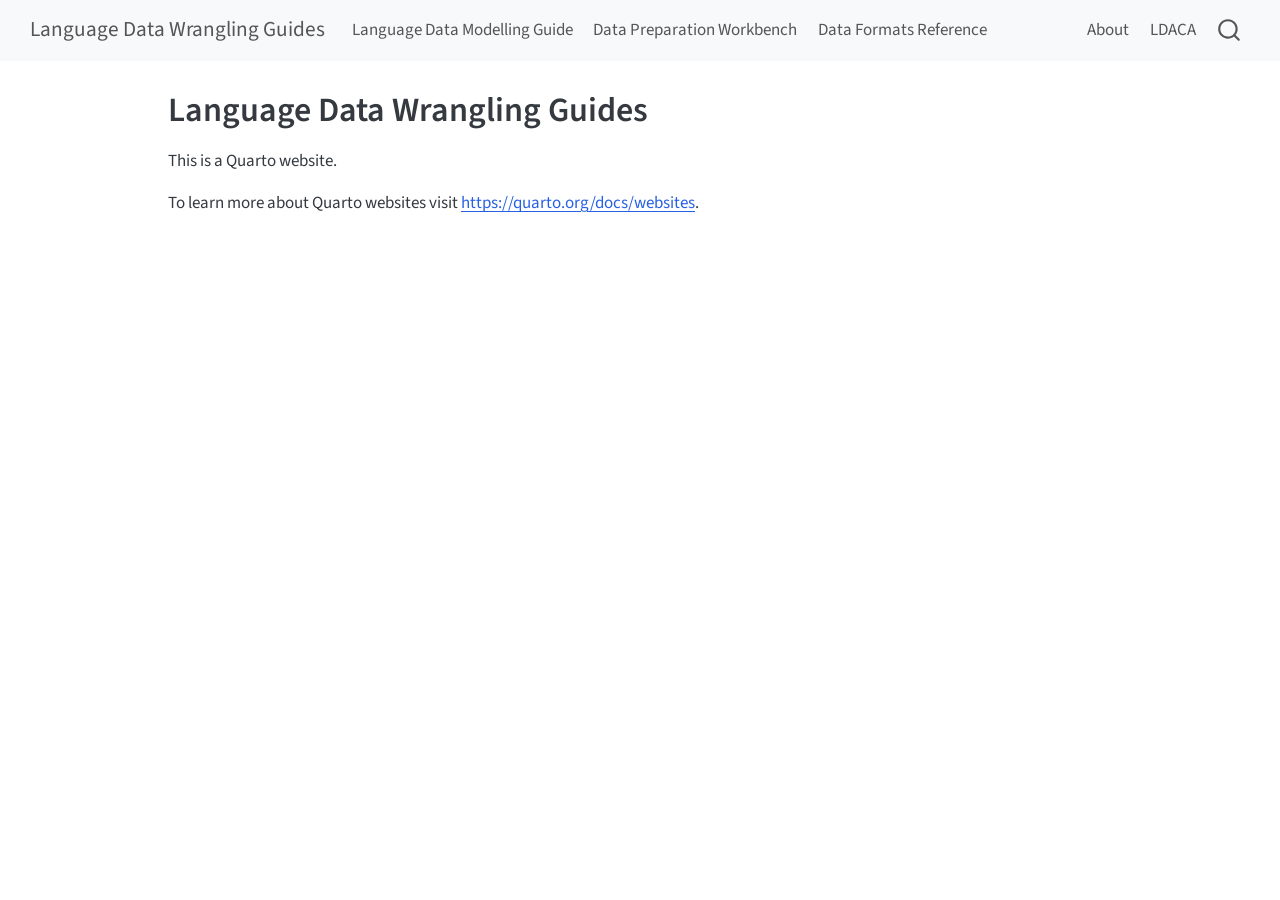
<file: index.html>
<!DOCTYPE html>
<html xmlns="http://www.w3.org/1999/xhtml" lang="en" xml:lang="en"><head>

<meta charset="utf-8">
<meta name="generator" content="quarto-1.9.38">

<meta name="viewport" content="width=device-width, initial-scale=1.0, user-scalable=yes">


<title>Language Data Wrangling Guides</title>
<style>
/* Default styles provided by pandoc.
** See https://pandoc.org/MANUAL.html#variables-for-html for config info.
*/
code{white-space: pre-wrap;}
span.smallcaps{font-variant: small-caps;}
div.columns{display: flex; gap: min(4vw, 1.5em);}
div.column{flex: auto; overflow-x: auto;}
div.hanging-indent{margin-left: 1.5em; text-indent: -1.5em;}
ul.task-list{list-style: none;}
ul.task-list li input[type="checkbox"] {
  width: 0.8em;
  margin: 0 0.8em 0.2em -1em; /* quarto-specific, see https://github.com/quarto-dev/quarto-cli/issues/4556 */ 
  vertical-align: middle;
}
</style>


<script src="site_libs/quarto-nav/quarto-nav.js"></script>
<script src="site_libs/quarto-nav/headroom.min.js"></script>
<script src="site_libs/clipboard/clipboard.min.js"></script>
<script src="site_libs/quarto-search/autocomplete.umd.js"></script>
<script src="site_libs/quarto-search/fuse.min.js"></script>
<script src="site_libs/quarto-search/quarto-search.js"></script>
<meta name="quarto:offset" content="./">
<script src="site_libs/quarto-html/quarto.js" type="module"></script>
<script src="site_libs/quarto-html/tabsets/tabsets.js" type="module"></script>
<script src="site_libs/quarto-html/popper.min.js"></script>
<script src="site_libs/quarto-html/tippy.umd.min.js"></script>
<script src="site_libs/quarto-html/anchor.min.js"></script>
<link href="site_libs/quarto-html/tippy.css" rel="stylesheet">
<link href="site_libs/quarto-html/quarto-syntax-highlighting-15634bcf2e68342d4ad2dfa704d543f6.css" rel="stylesheet" id="quarto-text-highlighting-styles">
<script src="site_libs/bootstrap/bootstrap.min.js"></script>
<link href="site_libs/bootstrap/bootstrap-icons.css" rel="stylesheet">
<link href="site_libs/bootstrap/bootstrap-bba5ebae505b5c03f3f0d8040a416a6b.min.css" rel="stylesheet" append-hash="true" id="quarto-bootstrap" data-mode="light">
<script id="quarto-search-options" type="application/json">{
  "location": "navbar",
  "copy-button": false,
  "collapse-after": 3,
  "panel-placement": "end",
  "type": "overlay",
  "limit": 50,
  "keyboard-shortcut": [
    "f",
    "/",
    "s"
  ],
  "show-item-context": false,
  "language": {
    "search-no-results-text": "No results",
    "search-matching-documents-text": "matching documents",
    "search-copy-link-title": "Copy link to search",
    "search-hide-matches-text": "Hide additional matches",
    "search-more-match-text": "more match in this document",
    "search-more-matches-text": "more matches in this document",
    "search-clear-button-title": "Clear",
    "search-text-placeholder": "",
    "search-detached-cancel-button-title": "Cancel",
    "search-submit-button-title": "Submit",
    "search-label": "Search"
  }
}</script>


<link rel="stylesheet" href="styles.css">
</head>

<body class="nav-fixed quarto-light">

<div id="quarto-search-results"></div>
  <header id="quarto-header" class="headroom fixed-top">
    <nav class="navbar navbar-expand-lg " data-bs-theme="dark">
      <div class="navbar-container container-fluid">
      <div class="navbar-brand-container mx-auto">
    <a class="navbar-brand" href="./index.html">
    <span class="navbar-title">Language Data Wrangling Guides</span>
    </a>
  </div>
            <div id="quarto-search" class="" title="Search"></div>
          <button class="navbar-toggler" type="button" data-bs-toggle="collapse" data-bs-target="#navbarCollapse" aria-controls="navbarCollapse" role="menu" aria-expanded="false" aria-label="Toggle navigation" onclick="if (window.quartoToggleHeadroom) { window.quartoToggleHeadroom(); }">
  <span class="navbar-toggler-icon"></span>
</button>
          <div class="collapse navbar-collapse" id="navbarCollapse">
            <ul class="navbar-nav navbar-nav-scroll me-auto">
  <li class="nav-item">
    <a class="nav-link" href="./data_modelling/index.html"> 
<span class="menu-text">Language Data Modelling Guide</span></a>
  </li>  
  <li class="nav-item">
    <a class="nav-link" href="./data_preparation_workbench/index.html"> 
<span class="menu-text">Data Preparation Workbench</span></a>
  </li>  
  <li class="nav-item">
    <a class="nav-link" href="./data_format_reference/index.html"> 
<span class="menu-text">Data Formats Reference</span></a>
  </li>  
</ul>
            <ul class="navbar-nav navbar-nav-scroll ms-auto">
  <li class="nav-item">
    <a class="nav-link" href="./about.html"> 
<span class="menu-text">About</span></a>
  </li>  
  <li class="nav-item">
    <a class="nav-link" href="https://www.ldaca.edu.au"> 
<span class="menu-text">LDACA</span></a>
  </li>  
</ul>
          </div> <!-- /navcollapse -->
            <div class="quarto-navbar-tools">
</div>
      </div> <!-- /container-fluid -->
    </nav>
</header>
<!-- content -->
<div id="quarto-content" class="quarto-container page-columns page-rows-contents page-layout-article page-navbar">
<!-- sidebar -->
<!-- margin-sidebar -->
    <div id="quarto-margin-sidebar" class="sidebar margin-sidebar zindex-bottom">
        
    </div>
<!-- main -->
<main class="content" id="quarto-document-content">

<header id="title-block-header" class="quarto-title-block default">
<div class="quarto-title">
<h1 class="title">Language Data Wrangling Guides</h1>
</div>



<div class="quarto-title-meta">

    
  
    
  </div>
  


</header>


<p>This is a Quarto website.</p>
<p>To learn more about Quarto websites visit <a href="https://quarto.org/docs/websites" class="uri">https://quarto.org/docs/websites</a>.</p>



</main> <!-- /main -->
<script id="quarto-html-after-body" type="application/javascript">
  window.document.addEventListener("DOMContentLoaded", function (event) {
    const icon = "";
    const anchorJS = new window.AnchorJS();
    anchorJS.options = {
      placement: 'right',
      icon: icon
    };
    anchorJS.add('.anchored');
    const isCodeAnnotation = (el) => {
      for (const clz of el.classList) {
        if (clz.startsWith('code-annotation-')) {                     
          return true;
        }
      }
      return false;
    }
    const onCopySuccess = function(e) {
      // button target
      const button = e.trigger;
      // don't keep focus
      button.blur();
      // flash "checked"
      button.classList.add('code-copy-button-checked');
      var currentTitle = button.getAttribute("title");
      button.setAttribute("title", "Copied!");
      let tooltip;
      if (window.bootstrap) {
        button.setAttribute("data-bs-toggle", "tooltip");
        button.setAttribute("data-bs-placement", "left");
        button.setAttribute("data-bs-title", "Copied!");
        tooltip = new bootstrap.Tooltip(button, 
          { trigger: "manual", 
            customClass: "code-copy-button-tooltip",
            offset: [0, -8]});
        tooltip.show();    
      }
      setTimeout(function() {
        if (tooltip) {
          tooltip.hide();
          button.removeAttribute("data-bs-title");
          button.removeAttribute("data-bs-toggle");
          button.removeAttribute("data-bs-placement");
        }
        button.setAttribute("title", currentTitle);
        button.classList.remove('code-copy-button-checked');
      }, 1000);
      // clear code selection
      e.clearSelection();
    }
    const getTextToCopy = function(trigger) {
      const outerScaffold = trigger.parentElement.cloneNode(true);
      const codeEl = outerScaffold.querySelector('code');
      for (const childEl of codeEl.children) {
        if (isCodeAnnotation(childEl)) {
          childEl.remove();
        }
      }
      return codeEl.innerText;
    }
    const clipboard = new window.ClipboardJS('.code-copy-button:not([data-in-quarto-modal])', {
      text: getTextToCopy
    });
    clipboard.on('success', onCopySuccess);
    if (window.document.getElementById('quarto-embedded-source-code-modal')) {
      const clipboardModal = new window.ClipboardJS('.code-copy-button[data-in-quarto-modal]', {
        text: getTextToCopy,
        container: window.document.getElementById('quarto-embedded-source-code-modal')
      });
      clipboardModal.on('success', onCopySuccess);
    }
      var localhostRegex = new RegExp(/^(?:http|https):\/\/localhost\:?[0-9]*\//);
      var mailtoRegex = new RegExp(/^mailto:/);
        var filterRegex = new RegExp("https:\/\/Language-Research-Technology\.github\.io\/language-data-wrangling-guides\/");
      var isInternal = (href) => {
          return filterRegex.test(href) || localhostRegex.test(href) || mailtoRegex.test(href);
      }
      // Inspect non-navigation links and adorn them if external
     var links = window.document.querySelectorAll('a[href]:not(.nav-link):not(.navbar-brand):not(.toc-action):not(.sidebar-link):not(.sidebar-item-toggle):not(.pagination-link):not(.no-external):not([aria-hidden]):not(.dropdown-item):not(.quarto-navigation-tool):not(.about-link)');
      for (var i=0; i<links.length; i++) {
        const link = links[i];
        if (!isInternal(link.href)) {
          // undo the damage that might have been done by quarto-nav.js in the case of
          // links that we want to consider external
          if (link.dataset.originalHref !== undefined) {
            link.href = link.dataset.originalHref;
          }
        }
      }
    function tippyHover(el, contentFn, onTriggerFn, onUntriggerFn) {
      const config = {
        allowHTML: true,
        maxWidth: 500,
        delay: 100,
        arrow: false,
        appendTo: function(el) {
            return el.parentElement;
        },
        interactive: true,
        interactiveBorder: 10,
        theme: 'quarto',
        placement: 'bottom-start',
      };
      if (contentFn) {
        config.content = contentFn;
      }
      if (onTriggerFn) {
        config.onTrigger = onTriggerFn;
      }
      if (onUntriggerFn) {
        config.onUntrigger = onUntriggerFn;
      }
      window.tippy(el, config); 
    }
    const noterefs = window.document.querySelectorAll('a[role="doc-noteref"]');
    for (var i=0; i<noterefs.length; i++) {
      const ref = noterefs[i];
      tippyHover(ref, function() {
        // use id or data attribute instead here
        let href = ref.getAttribute('data-footnote-href') || ref.getAttribute('href');
        try { href = new URL(href).hash; } catch {}
        const id = href.replace(/^#\/?/, "");
        const note = window.document.getElementById(id);
        if (note) {
          return note.innerHTML;
        } else {
          return "";
        }
      });
    }
    const xrefs = window.document.querySelectorAll('a.quarto-xref');
    const processXRef = (id, note) => {
      // Strip column container classes
      const stripColumnClz = (el) => {
        el.classList.remove("page-full", "page-columns");
        if (el.children) {
          for (const child of el.children) {
            stripColumnClz(child);
          }
        }
      }
      stripColumnClz(note)
      if (id === null || id.startsWith('sec-')) {
        // Special case sections, only their first couple elements
        const container = document.createElement("div");
        if (note.children && note.children.length > 2) {
          container.appendChild(note.children[0].cloneNode(true));
          for (let i = 1; i < note.children.length; i++) {
            const child = note.children[i];
            if (child.tagName === "P" && child.innerText === "") {
              continue;
            } else {
              container.appendChild(child.cloneNode(true));
              break;
            }
          }
          if (window.Quarto?.typesetMath) {
            window.Quarto.typesetMath(container);
          }
          return container.innerHTML
        } else {
          if (window.Quarto?.typesetMath) {
            window.Quarto.typesetMath(note);
          }
          return note.innerHTML;
        }
      } else {
        // Remove any anchor links if they are present
        const anchorLink = note.querySelector('a.anchorjs-link');
        if (anchorLink) {
          anchorLink.remove();
        }
        if (window.Quarto?.typesetMath) {
          window.Quarto.typesetMath(note);
        }
        if (note.classList.contains("callout")) {
          return note.outerHTML;
        } else {
          return note.innerHTML;
        }
      }
    }
    for (var i=0; i<xrefs.length; i++) {
      const xref = xrefs[i];
      tippyHover(xref, undefined, function(instance) {
        instance.disable();
        let url = xref.getAttribute('href');
        let hash = undefined; 
        if (url.startsWith('#')) {
          hash = url;
        } else {
          try { hash = new URL(url).hash; } catch {}
        }
        if (hash) {
          const id = hash.replace(/^#\/?/, "");
          const note = window.document.getElementById(id);
          if (note !== null) {
            try {
              const html = processXRef(id, note.cloneNode(true));
              instance.setContent(html);
            } finally {
              instance.enable();
              instance.show();
            }
          } else {
            // See if we can fetch this
            fetch(url.split('#')[0])
            .then(res => res.text())
            .then(html => {
              const parser = new DOMParser();
              const htmlDoc = parser.parseFromString(html, "text/html");
              const note = htmlDoc.getElementById(id);
              if (note !== null) {
                const html = processXRef(id, note);
                instance.setContent(html);
              } 
            }).finally(() => {
              instance.enable();
              instance.show();
            });
          }
        } else {
          // See if we can fetch a full url (with no hash to target)
          // This is a special case and we should probably do some content thinning / targeting
          fetch(url)
          .then(res => res.text())
          .then(html => {
            const parser = new DOMParser();
            const htmlDoc = parser.parseFromString(html, "text/html");
            const note = htmlDoc.querySelector('main.content');
            if (note !== null) {
              // This should only happen for chapter cross references
              // (since there is no id in the URL)
              // remove the first header
              if (note.children.length > 0 && note.children[0].tagName === "HEADER") {
                note.children[0].remove();
              }
              const html = processXRef(null, note);
              instance.setContent(html);
            } 
          }).finally(() => {
            instance.enable();
            instance.show();
          });
        }
      }, function(instance) {
      });
    }
        let selectedAnnoteEl;
        const selectorForAnnotation = ( cell, annotation) => {
          let cellAttr = 'data-code-cell="' + cell + '"';
          let lineAttr = 'data-code-annotation="' +  annotation + '"';
          const selector = 'span[' + cellAttr + '][' + lineAttr + ']';
          return selector;
        }
        const selectCodeLines = (annoteEl) => {
          const doc = window.document;
          const targetCell = annoteEl.getAttribute("data-target-cell");
          const targetAnnotation = annoteEl.getAttribute("data-target-annotation");
          const annoteSpan = window.document.querySelector(selectorForAnnotation(targetCell, targetAnnotation));
          const lines = annoteSpan.getAttribute("data-code-lines").split(",");
          const lineIds = lines.map((line) => {
            return targetCell + "-" + line;
          })
          let top = null;
          let height = null;
          let parent = null;
          if (lineIds.length > 0) {
              //compute the position of the single el (top and bottom and make a div)
              const el = window.document.getElementById(lineIds[0]);
              top = el.offsetTop;
              height = el.offsetHeight;
              parent = el.parentElement.parentElement;
            if (lineIds.length > 1) {
              const lastEl = window.document.getElementById(lineIds[lineIds.length - 1]);
              const bottom = lastEl.offsetTop + lastEl.offsetHeight;
              height = bottom - top;
            }
            if (top !== null && height !== null && parent !== null) {
              // cook up a div (if necessary) and position it 
              let div = window.document.getElementById("code-annotation-line-highlight");
              if (div === null) {
                div = window.document.createElement("div");
                div.setAttribute("id", "code-annotation-line-highlight");
                div.style.position = 'absolute';
                parent.appendChild(div);
              }
              div.style.top = top - 2 + "px";
              div.style.height = height + 4 + "px";
              div.style.left = 0;
              let gutterDiv = window.document.getElementById("code-annotation-line-highlight-gutter");
              if (gutterDiv === null) {
                gutterDiv = window.document.createElement("div");
                gutterDiv.setAttribute("id", "code-annotation-line-highlight-gutter");
                gutterDiv.style.position = 'absolute';
                const codeCell = window.document.getElementById(targetCell);
                const gutter = codeCell.querySelector('.code-annotation-gutter');
                gutter.appendChild(gutterDiv);
              }
              gutterDiv.style.top = top - 2 + "px";
              gutterDiv.style.height = height + 4 + "px";
            }
            selectedAnnoteEl = annoteEl;
          }
        };
        const unselectCodeLines = () => {
          const elementsIds = ["code-annotation-line-highlight", "code-annotation-line-highlight-gutter"];
          elementsIds.forEach((elId) => {
            const div = window.document.getElementById(elId);
            if (div) {
              div.remove();
            }
          });
          selectedAnnoteEl = undefined;
        };
          // Handle positioning of the toggle
      window.addEventListener(
        "resize",
        throttle(() => {
          elRect = undefined;
          if (selectedAnnoteEl) {
            selectCodeLines(selectedAnnoteEl);
          }
        }, 10)
      );
      function throttle(fn, ms) {
      let throttle = false;
      let timer;
        return (...args) => {
          if(!throttle) { // first call gets through
              fn.apply(this, args);
              throttle = true;
          } else { // all the others get throttled
              if(timer) clearTimeout(timer); // cancel #2
              timer = setTimeout(() => {
                fn.apply(this, args);
                timer = throttle = false;
              }, ms);
          }
        };
      }
        // Attach click handler to the DT
        const annoteDls = window.document.querySelectorAll('dt[data-target-cell]');
        for (const annoteDlNode of annoteDls) {
          annoteDlNode.addEventListener('click', (event) => {
            const clickedEl = event.target;
            if (clickedEl !== selectedAnnoteEl) {
              unselectCodeLines();
              const activeEl = window.document.querySelector('dt[data-target-cell].code-annotation-active');
              if (activeEl) {
                activeEl.classList.remove('code-annotation-active');
              }
              selectCodeLines(clickedEl);
              clickedEl.classList.add('code-annotation-active');
            } else {
              // Unselect the line
              unselectCodeLines();
              clickedEl.classList.remove('code-annotation-active');
            }
          });
        }
    const findCites = (el) => {
      const parentEl = el.parentElement;
      if (parentEl) {
        const cites = parentEl.dataset.cites;
        if (cites) {
          return {
            el,
            cites: cites.split(' ')
          };
        } else {
          return findCites(el.parentElement)
        }
      } else {
        return undefined;
      }
    };
    var bibliorefs = window.document.querySelectorAll('a[role="doc-biblioref"]');
    for (var i=0; i<bibliorefs.length; i++) {
      const ref = bibliorefs[i];
      const citeInfo = findCites(ref);
      if (citeInfo) {
        tippyHover(citeInfo.el, function() {
          var popup = window.document.createElement('div');
          citeInfo.cites.forEach(function(cite) {
            var citeDiv = window.document.createElement('div');
            citeDiv.classList.add('hanging-indent');
            citeDiv.classList.add('csl-entry');
            var biblioDiv = window.document.getElementById('ref-' + cite);
            if (biblioDiv) {
              citeDiv.innerHTML = biblioDiv.innerHTML;
            }
            popup.appendChild(citeDiv);
          });
          return popup.innerHTML;
        });
      }
    }
  });
  </script>
</div> <!-- /content -->




</body></html>
</file>
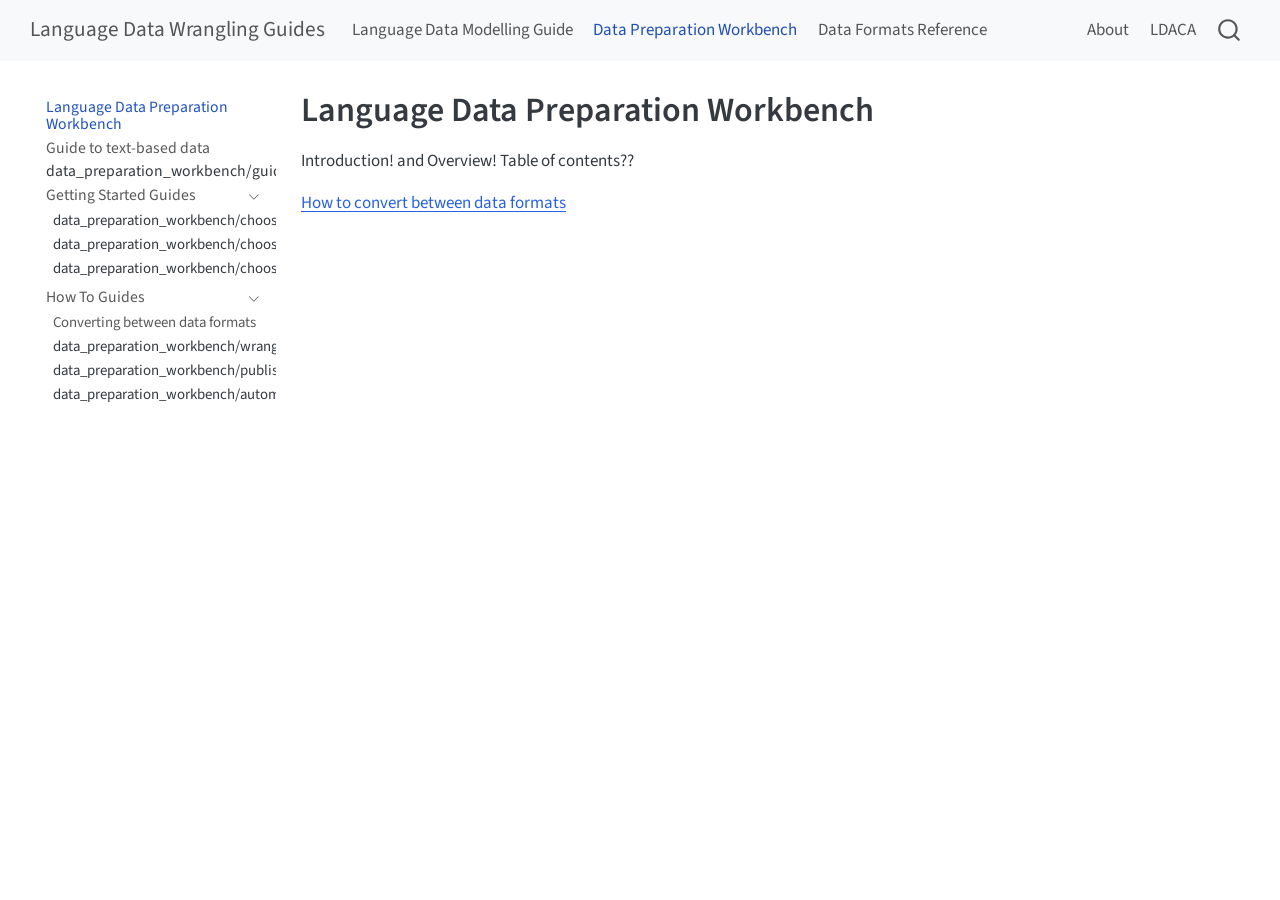
<file: data_preparation_workbench/index.html>
<!DOCTYPE html>
<html xmlns="http://www.w3.org/1999/xhtml" lang="en" xml:lang="en"><head>

<meta charset="utf-8">
<meta name="generator" content="quarto-1.9.38">

<meta name="viewport" content="width=device-width, initial-scale=1.0, user-scalable=yes">


<title>Language Data Preparation Workbench – Language Data Wrangling Guides</title>
<style>
/* Default styles provided by pandoc.
** See https://pandoc.org/MANUAL.html#variables-for-html for config info.
*/
code{white-space: pre-wrap;}
span.smallcaps{font-variant: small-caps;}
div.columns{display: flex; gap: min(4vw, 1.5em);}
div.column{flex: auto; overflow-x: auto;}
div.hanging-indent{margin-left: 1.5em; text-indent: -1.5em;}
ul.task-list{list-style: none;}
ul.task-list li input[type="checkbox"] {
  width: 0.8em;
  margin: 0 0.8em 0.2em -1em; /* quarto-specific, see https://github.com/quarto-dev/quarto-cli/issues/4556 */ 
  vertical-align: middle;
}
</style>


<script src="../site_libs/quarto-nav/quarto-nav.js"></script>
<script src="../site_libs/quarto-nav/headroom.min.js"></script>
<script src="../site_libs/clipboard/clipboard.min.js"></script>
<script src="../site_libs/quarto-search/autocomplete.umd.js"></script>
<script src="../site_libs/quarto-search/fuse.min.js"></script>
<script src="../site_libs/quarto-search/quarto-search.js"></script>
<meta name="quarto:offset" content="../">
<script src="../site_libs/quarto-html/quarto.js" type="module"></script>
<script src="../site_libs/quarto-html/tabsets/tabsets.js" type="module"></script>
<script src="../site_libs/quarto-html/popper.min.js"></script>
<script src="../site_libs/quarto-html/tippy.umd.min.js"></script>
<script src="../site_libs/quarto-html/anchor.min.js"></script>
<link href="../site_libs/quarto-html/tippy.css" rel="stylesheet">
<link href="../site_libs/quarto-html/quarto-syntax-highlighting-15634bcf2e68342d4ad2dfa704d543f6.css" rel="stylesheet" id="quarto-text-highlighting-styles">
<script src="../site_libs/bootstrap/bootstrap.min.js"></script>
<link href="../site_libs/bootstrap/bootstrap-icons.css" rel="stylesheet">
<link href="../site_libs/bootstrap/bootstrap-bba5ebae505b5c03f3f0d8040a416a6b.min.css" rel="stylesheet" append-hash="true" id="quarto-bootstrap" data-mode="light">
<script id="quarto-search-options" type="application/json">{
  "location": "navbar",
  "copy-button": false,
  "collapse-after": 3,
  "panel-placement": "end",
  "type": "overlay",
  "limit": 50,
  "keyboard-shortcut": [
    "f",
    "/",
    "s"
  ],
  "show-item-context": false,
  "language": {
    "search-no-results-text": "No results",
    "search-matching-documents-text": "matching documents",
    "search-copy-link-title": "Copy link to search",
    "search-hide-matches-text": "Hide additional matches",
    "search-more-match-text": "more match in this document",
    "search-more-matches-text": "more matches in this document",
    "search-clear-button-title": "Clear",
    "search-text-placeholder": "",
    "search-detached-cancel-button-title": "Cancel",
    "search-submit-button-title": "Submit",
    "search-label": "Search"
  }
}</script>


<link rel="stylesheet" href="../styles.css">
</head>

<body class="nav-sidebar floating nav-fixed quarto-light">

<div id="quarto-search-results"></div>
  <header id="quarto-header" class="headroom fixed-top">
    <nav class="navbar navbar-expand-lg " data-bs-theme="dark">
      <div class="navbar-container container-fluid">
      <div class="navbar-brand-container mx-auto">
    <a class="navbar-brand" href="../index.html">
    <span class="navbar-title">Language Data Wrangling Guides</span>
    </a>
  </div>
            <div id="quarto-search" class="" title="Search"></div>
          <button class="navbar-toggler" type="button" data-bs-toggle="collapse" data-bs-target="#navbarCollapse" aria-controls="navbarCollapse" role="menu" aria-expanded="false" aria-label="Toggle navigation" onclick="if (window.quartoToggleHeadroom) { window.quartoToggleHeadroom(); }">
  <span class="navbar-toggler-icon"></span>
</button>
          <div class="collapse navbar-collapse" id="navbarCollapse">
            <ul class="navbar-nav navbar-nav-scroll me-auto">
  <li class="nav-item">
    <a class="nav-link" href="../data_modelling/index.html"> 
<span class="menu-text">Language Data Modelling Guide</span></a>
  </li>  
  <li class="nav-item">
    <a class="nav-link active" href="../data_preparation_workbench/index.html" aria-current="page"> 
<span class="menu-text">Data Preparation Workbench</span></a>
  </li>  
  <li class="nav-item">
    <a class="nav-link" href="../data_format_reference/index.html"> 
<span class="menu-text">Data Formats Reference</span></a>
  </li>  
</ul>
            <ul class="navbar-nav navbar-nav-scroll ms-auto">
  <li class="nav-item">
    <a class="nav-link" href="../about.html"> 
<span class="menu-text">About</span></a>
  </li>  
  <li class="nav-item">
    <a class="nav-link" href="https://www.ldaca.edu.au"> 
<span class="menu-text">LDACA</span></a>
  </li>  
</ul>
          </div> <!-- /navcollapse -->
            <div class="quarto-navbar-tools">
</div>
      </div> <!-- /container-fluid -->
    </nav>
  <nav class="quarto-secondary-nav">
    <div class="container-fluid d-flex">
      <button type="button" class="quarto-btn-toggle btn" data-bs-toggle="collapse" role="button" data-bs-target=".quarto-sidebar-collapse-item" aria-controls="quarto-sidebar" aria-expanded="false" aria-label="Toggle sidebar navigation" onclick="if (window.quartoToggleHeadroom) { window.quartoToggleHeadroom(); }">
        <i class="bi bi-layout-text-sidebar-reverse"></i>
      </button>
        <nav class="quarto-page-breadcrumbs" aria-label="breadcrumb"><ol class="breadcrumb"><li class="breadcrumb-item"><a href="../data_preparation_workbench/index.html">Language Data Preparation Workbench</a></li></ol></nav>
        <a class="flex-grow-1" role="navigation" data-bs-toggle="collapse" data-bs-target=".quarto-sidebar-collapse-item" aria-controls="quarto-sidebar" aria-expanded="false" aria-label="Toggle sidebar navigation" onclick="if (window.quartoToggleHeadroom) { window.quartoToggleHeadroom(); }">      
        </a>
    </div>
  </nav>
</header>
<!-- content -->
<div id="quarto-content" class="quarto-container page-columns page-rows-contents page-layout-article page-navbar">
<!-- sidebar -->
  <nav id="quarto-sidebar" class="sidebar collapse collapse-horizontal quarto-sidebar-collapse-item sidebar-navigation floating overflow-auto">
    <div class="sidebar-menu-container"> 
    <ul class="list-unstyled mt-1">
        <li class="sidebar-item">
  <div class="sidebar-item-container"> 
  <a href="../data_preparation_workbench/index.html" class="sidebar-item-text sidebar-link active">
 <span class="menu-text">Language Data Preparation Workbench</span></a>
  </div>
</li>
        <li class="sidebar-item">
  <div class="sidebar-item-container"> 
  <a href="../data_preparation_workbench/guide_to_text.html" class="sidebar-item-text sidebar-link">
 <span class="menu-text">Guide to text-based data</span></a>
  </div>
</li>
        <li class="sidebar-item">
 <span class="menu-text">data_preparation_workbench/guide_to_audio.qmd</span>
  </li>
        <li class="sidebar-item sidebar-item-section">
      <div class="sidebar-item-container"> 
            <a class="sidebar-item-text sidebar-link text-start" data-bs-toggle="collapse" data-bs-target="#quarto-sidebar-section-1" role="navigation" aria-expanded="true">
 <span class="menu-text">Getting Started Guides</span></a>
          <a class="sidebar-item-toggle text-start" data-bs-toggle="collapse" data-bs-target="#quarto-sidebar-section-1" role="navigation" aria-expanded="true" aria-label="Toggle section">
            <i class="bi bi-chevron-right ms-2"></i>
          </a> 
      </div>
      <ul id="quarto-sidebar-section-1" class="collapse list-unstyled sidebar-section depth1 show">  
          <li class="sidebar-item">
 <span class="menu-text">data_preparation_workbench/choosing_a_format_for_working.qmd</span>
  </li>
          <li class="sidebar-item">
 <span class="menu-text">data_preparation_workbench/choosing_a_format_for_publishing.qmd</span>
  </li>
          <li class="sidebar-item">
 <span class="menu-text">data_preparation_workbench/choosing_a_format_for_archiving.qmd</span>
  </li>
      </ul>
  </li>
        <li class="sidebar-item sidebar-item-section">
      <div class="sidebar-item-container"> 
            <a class="sidebar-item-text sidebar-link text-start" data-bs-toggle="collapse" data-bs-target="#quarto-sidebar-section-2" role="navigation" aria-expanded="true">
 <span class="menu-text">How To Guides</span></a>
          <a class="sidebar-item-toggle text-start" data-bs-toggle="collapse" data-bs-target="#quarto-sidebar-section-2" role="navigation" aria-expanded="true" aria-label="Toggle section">
            <i class="bi bi-chevron-right ms-2"></i>
          </a> 
      </div>
      <ul id="quarto-sidebar-section-2" class="collapse list-unstyled sidebar-section depth1 show">  
          <li class="sidebar-item">
  <div class="sidebar-item-container"> 
  <a href="../data_preparation_workbench/conversion.html" class="sidebar-item-text sidebar-link">
 <span class="menu-text">Converting between data formats</span></a>
  </div>
</li>
          <li class="sidebar-item">
 <span class="menu-text">data_preparation_workbench/wrangling.qmd</span>
  </li>
          <li class="sidebar-item">
 <span class="menu-text">data_preparation_workbench/publishing_archiving.qmd</span>
  </li>
          <li class="sidebar-item">
 <span class="menu-text">data_preparation_workbench/automating.qmd</span>
  </li>
      </ul>
  </li>
    </ul>
    </div>
</nav>
<div id="quarto-sidebar-glass" class="quarto-sidebar-collapse-item" data-bs-toggle="collapse" data-bs-target=".quarto-sidebar-collapse-item"></div>
<!-- margin-sidebar -->
    <div id="quarto-margin-sidebar" class="sidebar margin-sidebar zindex-bottom">
        
    </div>
<!-- main -->
<main class="content" id="quarto-document-content">

<header id="title-block-header" class="quarto-title-block default">
<div class="quarto-title">
<h1 class="title">Language Data Preparation Workbench</h1>
</div>



<div class="quarto-title-meta">

    
  
    
  </div>
  


</header>


<p>Introduction! and Overview! Table of contents??</p>
<p><a href="../data_preparation_workbench/conversion.html">How to convert between data formats</a></p>



</main> <!-- /main -->
<script id="quarto-html-after-body" type="application/javascript">
  window.document.addEventListener("DOMContentLoaded", function (event) {
    const icon = "";
    const anchorJS = new window.AnchorJS();
    anchorJS.options = {
      placement: 'right',
      icon: icon
    };
    anchorJS.add('.anchored');
    const isCodeAnnotation = (el) => {
      for (const clz of el.classList) {
        if (clz.startsWith('code-annotation-')) {                     
          return true;
        }
      }
      return false;
    }
    const onCopySuccess = function(e) {
      // button target
      const button = e.trigger;
      // don't keep focus
      button.blur();
      // flash "checked"
      button.classList.add('code-copy-button-checked');
      var currentTitle = button.getAttribute("title");
      button.setAttribute("title", "Copied!");
      let tooltip;
      if (window.bootstrap) {
        button.setAttribute("data-bs-toggle", "tooltip");
        button.setAttribute("data-bs-placement", "left");
        button.setAttribute("data-bs-title", "Copied!");
        tooltip = new bootstrap.Tooltip(button, 
          { trigger: "manual", 
            customClass: "code-copy-button-tooltip",
            offset: [0, -8]});
        tooltip.show();    
      }
      setTimeout(function() {
        if (tooltip) {
          tooltip.hide();
          button.removeAttribute("data-bs-title");
          button.removeAttribute("data-bs-toggle");
          button.removeAttribute("data-bs-placement");
        }
        button.setAttribute("title", currentTitle);
        button.classList.remove('code-copy-button-checked');
      }, 1000);
      // clear code selection
      e.clearSelection();
    }
    const getTextToCopy = function(trigger) {
      const outerScaffold = trigger.parentElement.cloneNode(true);
      const codeEl = outerScaffold.querySelector('code');
      for (const childEl of codeEl.children) {
        if (isCodeAnnotation(childEl)) {
          childEl.remove();
        }
      }
      return codeEl.innerText;
    }
    const clipboard = new window.ClipboardJS('.code-copy-button:not([data-in-quarto-modal])', {
      text: getTextToCopy
    });
    clipboard.on('success', onCopySuccess);
    if (window.document.getElementById('quarto-embedded-source-code-modal')) {
      const clipboardModal = new window.ClipboardJS('.code-copy-button[data-in-quarto-modal]', {
        text: getTextToCopy,
        container: window.document.getElementById('quarto-embedded-source-code-modal')
      });
      clipboardModal.on('success', onCopySuccess);
    }
      var localhostRegex = new RegExp(/^(?:http|https):\/\/localhost\:?[0-9]*\//);
      var mailtoRegex = new RegExp(/^mailto:/);
        var filterRegex = new RegExp("https:\/\/Language-Research-Technology\.github\.io\/language-data-wrangling-guides\/");
      var isInternal = (href) => {
          return filterRegex.test(href) || localhostRegex.test(href) || mailtoRegex.test(href);
      }
      // Inspect non-navigation links and adorn them if external
     var links = window.document.querySelectorAll('a[href]:not(.nav-link):not(.navbar-brand):not(.toc-action):not(.sidebar-link):not(.sidebar-item-toggle):not(.pagination-link):not(.no-external):not([aria-hidden]):not(.dropdown-item):not(.quarto-navigation-tool):not(.about-link)');
      for (var i=0; i<links.length; i++) {
        const link = links[i];
        if (!isInternal(link.href)) {
          // undo the damage that might have been done by quarto-nav.js in the case of
          // links that we want to consider external
          if (link.dataset.originalHref !== undefined) {
            link.href = link.dataset.originalHref;
          }
        }
      }
    function tippyHover(el, contentFn, onTriggerFn, onUntriggerFn) {
      const config = {
        allowHTML: true,
        maxWidth: 500,
        delay: 100,
        arrow: false,
        appendTo: function(el) {
            return el.parentElement;
        },
        interactive: true,
        interactiveBorder: 10,
        theme: 'quarto',
        placement: 'bottom-start',
      };
      if (contentFn) {
        config.content = contentFn;
      }
      if (onTriggerFn) {
        config.onTrigger = onTriggerFn;
      }
      if (onUntriggerFn) {
        config.onUntrigger = onUntriggerFn;
      }
      window.tippy(el, config); 
    }
    const noterefs = window.document.querySelectorAll('a[role="doc-noteref"]');
    for (var i=0; i<noterefs.length; i++) {
      const ref = noterefs[i];
      tippyHover(ref, function() {
        // use id or data attribute instead here
        let href = ref.getAttribute('data-footnote-href') || ref.getAttribute('href');
        try { href = new URL(href).hash; } catch {}
        const id = href.replace(/^#\/?/, "");
        const note = window.document.getElementById(id);
        if (note) {
          return note.innerHTML;
        } else {
          return "";
        }
      });
    }
    const xrefs = window.document.querySelectorAll('a.quarto-xref');
    const processXRef = (id, note) => {
      // Strip column container classes
      const stripColumnClz = (el) => {
        el.classList.remove("page-full", "page-columns");
        if (el.children) {
          for (const child of el.children) {
            stripColumnClz(child);
          }
        }
      }
      stripColumnClz(note)
      if (id === null || id.startsWith('sec-')) {
        // Special case sections, only their first couple elements
        const container = document.createElement("div");
        if (note.children && note.children.length > 2) {
          container.appendChild(note.children[0].cloneNode(true));
          for (let i = 1; i < note.children.length; i++) {
            const child = note.children[i];
            if (child.tagName === "P" && child.innerText === "") {
              continue;
            } else {
              container.appendChild(child.cloneNode(true));
              break;
            }
          }
          if (window.Quarto?.typesetMath) {
            window.Quarto.typesetMath(container);
          }
          return container.innerHTML
        } else {
          if (window.Quarto?.typesetMath) {
            window.Quarto.typesetMath(note);
          }
          return note.innerHTML;
        }
      } else {
        // Remove any anchor links if they are present
        const anchorLink = note.querySelector('a.anchorjs-link');
        if (anchorLink) {
          anchorLink.remove();
        }
        if (window.Quarto?.typesetMath) {
          window.Quarto.typesetMath(note);
        }
        if (note.classList.contains("callout")) {
          return note.outerHTML;
        } else {
          return note.innerHTML;
        }
      }
    }
    for (var i=0; i<xrefs.length; i++) {
      const xref = xrefs[i];
      tippyHover(xref, undefined, function(instance) {
        instance.disable();
        let url = xref.getAttribute('href');
        let hash = undefined; 
        if (url.startsWith('#')) {
          hash = url;
        } else {
          try { hash = new URL(url).hash; } catch {}
        }
        if (hash) {
          const id = hash.replace(/^#\/?/, "");
          const note = window.document.getElementById(id);
          if (note !== null) {
            try {
              const html = processXRef(id, note.cloneNode(true));
              instance.setContent(html);
            } finally {
              instance.enable();
              instance.show();
            }
          } else {
            // See if we can fetch this
            fetch(url.split('#')[0])
            .then(res => res.text())
            .then(html => {
              const parser = new DOMParser();
              const htmlDoc = parser.parseFromString(html, "text/html");
              const note = htmlDoc.getElementById(id);
              if (note !== null) {
                const html = processXRef(id, note);
                instance.setContent(html);
              } 
            }).finally(() => {
              instance.enable();
              instance.show();
            });
          }
        } else {
          // See if we can fetch a full url (with no hash to target)
          // This is a special case and we should probably do some content thinning / targeting
          fetch(url)
          .then(res => res.text())
          .then(html => {
            const parser = new DOMParser();
            const htmlDoc = parser.parseFromString(html, "text/html");
            const note = htmlDoc.querySelector('main.content');
            if (note !== null) {
              // This should only happen for chapter cross references
              // (since there is no id in the URL)
              // remove the first header
              if (note.children.length > 0 && note.children[0].tagName === "HEADER") {
                note.children[0].remove();
              }
              const html = processXRef(null, note);
              instance.setContent(html);
            } 
          }).finally(() => {
            instance.enable();
            instance.show();
          });
        }
      }, function(instance) {
      });
    }
        let selectedAnnoteEl;
        const selectorForAnnotation = ( cell, annotation) => {
          let cellAttr = 'data-code-cell="' + cell + '"';
          let lineAttr = 'data-code-annotation="' +  annotation + '"';
          const selector = 'span[' + cellAttr + '][' + lineAttr + ']';
          return selector;
        }
        const selectCodeLines = (annoteEl) => {
          const doc = window.document;
          const targetCell = annoteEl.getAttribute("data-target-cell");
          const targetAnnotation = annoteEl.getAttribute("data-target-annotation");
          const annoteSpan = window.document.querySelector(selectorForAnnotation(targetCell, targetAnnotation));
          const lines = annoteSpan.getAttribute("data-code-lines").split(",");
          const lineIds = lines.map((line) => {
            return targetCell + "-" + line;
          })
          let top = null;
          let height = null;
          let parent = null;
          if (lineIds.length > 0) {
              //compute the position of the single el (top and bottom and make a div)
              const el = window.document.getElementById(lineIds[0]);
              top = el.offsetTop;
              height = el.offsetHeight;
              parent = el.parentElement.parentElement;
            if (lineIds.length > 1) {
              const lastEl = window.document.getElementById(lineIds[lineIds.length - 1]);
              const bottom = lastEl.offsetTop + lastEl.offsetHeight;
              height = bottom - top;
            }
            if (top !== null && height !== null && parent !== null) {
              // cook up a div (if necessary) and position it 
              let div = window.document.getElementById("code-annotation-line-highlight");
              if (div === null) {
                div = window.document.createElement("div");
                div.setAttribute("id", "code-annotation-line-highlight");
                div.style.position = 'absolute';
                parent.appendChild(div);
              }
              div.style.top = top - 2 + "px";
              div.style.height = height + 4 + "px";
              div.style.left = 0;
              let gutterDiv = window.document.getElementById("code-annotation-line-highlight-gutter");
              if (gutterDiv === null) {
                gutterDiv = window.document.createElement("div");
                gutterDiv.setAttribute("id", "code-annotation-line-highlight-gutter");
                gutterDiv.style.position = 'absolute';
                const codeCell = window.document.getElementById(targetCell);
                const gutter = codeCell.querySelector('.code-annotation-gutter');
                gutter.appendChild(gutterDiv);
              }
              gutterDiv.style.top = top - 2 + "px";
              gutterDiv.style.height = height + 4 + "px";
            }
            selectedAnnoteEl = annoteEl;
          }
        };
        const unselectCodeLines = () => {
          const elementsIds = ["code-annotation-line-highlight", "code-annotation-line-highlight-gutter"];
          elementsIds.forEach((elId) => {
            const div = window.document.getElementById(elId);
            if (div) {
              div.remove();
            }
          });
          selectedAnnoteEl = undefined;
        };
          // Handle positioning of the toggle
      window.addEventListener(
        "resize",
        throttle(() => {
          elRect = undefined;
          if (selectedAnnoteEl) {
            selectCodeLines(selectedAnnoteEl);
          }
        }, 10)
      );
      function throttle(fn, ms) {
      let throttle = false;
      let timer;
        return (...args) => {
          if(!throttle) { // first call gets through
              fn.apply(this, args);
              throttle = true;
          } else { // all the others get throttled
              if(timer) clearTimeout(timer); // cancel #2
              timer = setTimeout(() => {
                fn.apply(this, args);
                timer = throttle = false;
              }, ms);
          }
        };
      }
        // Attach click handler to the DT
        const annoteDls = window.document.querySelectorAll('dt[data-target-cell]');
        for (const annoteDlNode of annoteDls) {
          annoteDlNode.addEventListener('click', (event) => {
            const clickedEl = event.target;
            if (clickedEl !== selectedAnnoteEl) {
              unselectCodeLines();
              const activeEl = window.document.querySelector('dt[data-target-cell].code-annotation-active');
              if (activeEl) {
                activeEl.classList.remove('code-annotation-active');
              }
              selectCodeLines(clickedEl);
              clickedEl.classList.add('code-annotation-active');
            } else {
              // Unselect the line
              unselectCodeLines();
              clickedEl.classList.remove('code-annotation-active');
            }
          });
        }
    const findCites = (el) => {
      const parentEl = el.parentElement;
      if (parentEl) {
        const cites = parentEl.dataset.cites;
        if (cites) {
          return {
            el,
            cites: cites.split(' ')
          };
        } else {
          return findCites(el.parentElement)
        }
      } else {
        return undefined;
      }
    };
    var bibliorefs = window.document.querySelectorAll('a[role="doc-biblioref"]');
    for (var i=0; i<bibliorefs.length; i++) {
      const ref = bibliorefs[i];
      const citeInfo = findCites(ref);
      if (citeInfo) {
        tippyHover(citeInfo.el, function() {
          var popup = window.document.createElement('div');
          citeInfo.cites.forEach(function(cite) {
            var citeDiv = window.document.createElement('div');
            citeDiv.classList.add('hanging-indent');
            citeDiv.classList.add('csl-entry');
            var biblioDiv = window.document.getElementById('ref-' + cite);
            if (biblioDiv) {
              citeDiv.innerHTML = biblioDiv.innerHTML;
            }
            popup.appendChild(citeDiv);
          });
          return popup.innerHTML;
        });
      }
    }
  });
  </script>
</div> <!-- /content -->




</body></html>
</file>
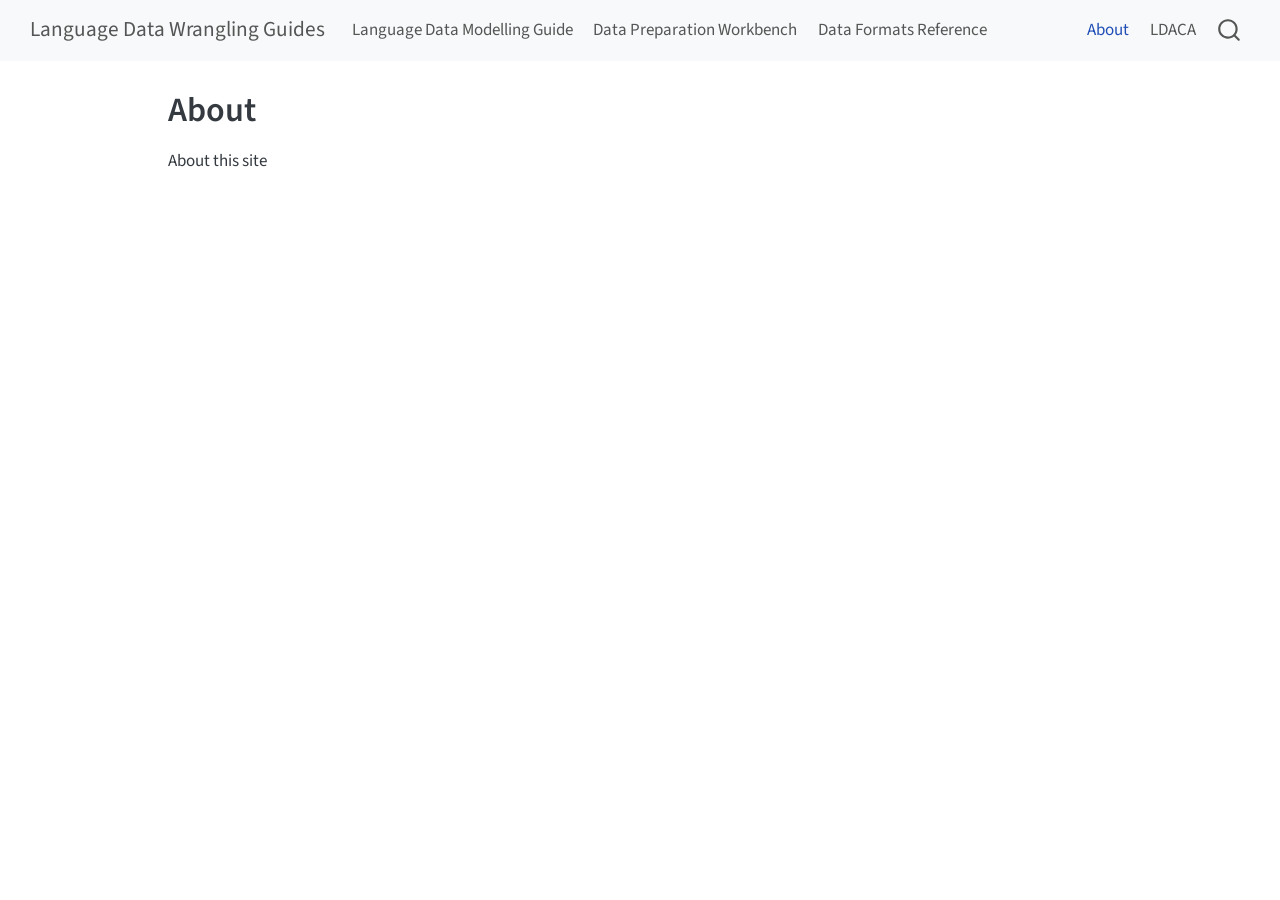
<file: about.html>
<!DOCTYPE html>
<html xmlns="http://www.w3.org/1999/xhtml" lang="en" xml:lang="en"><head>

<meta charset="utf-8">
<meta name="generator" content="quarto-1.9.38">

<meta name="viewport" content="width=device-width, initial-scale=1.0, user-scalable=yes">


<title>About – Language Data Wrangling Guides</title>
<style>
/* Default styles provided by pandoc.
** See https://pandoc.org/MANUAL.html#variables-for-html for config info.
*/
code{white-space: pre-wrap;}
span.smallcaps{font-variant: small-caps;}
div.columns{display: flex; gap: min(4vw, 1.5em);}
div.column{flex: auto; overflow-x: auto;}
div.hanging-indent{margin-left: 1.5em; text-indent: -1.5em;}
ul.task-list{list-style: none;}
ul.task-list li input[type="checkbox"] {
  width: 0.8em;
  margin: 0 0.8em 0.2em -1em; /* quarto-specific, see https://github.com/quarto-dev/quarto-cli/issues/4556 */ 
  vertical-align: middle;
}
</style>


<script src="site_libs/quarto-nav/quarto-nav.js"></script>
<script src="site_libs/quarto-nav/headroom.min.js"></script>
<script src="site_libs/clipboard/clipboard.min.js"></script>
<script src="site_libs/quarto-search/autocomplete.umd.js"></script>
<script src="site_libs/quarto-search/fuse.min.js"></script>
<script src="site_libs/quarto-search/quarto-search.js"></script>
<meta name="quarto:offset" content="./">
<script src="site_libs/quarto-html/quarto.js" type="module"></script>
<script src="site_libs/quarto-html/tabsets/tabsets.js" type="module"></script>
<script src="site_libs/quarto-html/popper.min.js"></script>
<script src="site_libs/quarto-html/tippy.umd.min.js"></script>
<script src="site_libs/quarto-html/anchor.min.js"></script>
<link href="site_libs/quarto-html/tippy.css" rel="stylesheet">
<link href="site_libs/quarto-html/quarto-syntax-highlighting-15634bcf2e68342d4ad2dfa704d543f6.css" rel="stylesheet" id="quarto-text-highlighting-styles">
<script src="site_libs/bootstrap/bootstrap.min.js"></script>
<link href="site_libs/bootstrap/bootstrap-icons.css" rel="stylesheet">
<link href="site_libs/bootstrap/bootstrap-bba5ebae505b5c03f3f0d8040a416a6b.min.css" rel="stylesheet" append-hash="true" id="quarto-bootstrap" data-mode="light">
<script id="quarto-search-options" type="application/json">{
  "location": "navbar",
  "copy-button": false,
  "collapse-after": 3,
  "panel-placement": "end",
  "type": "overlay",
  "limit": 50,
  "keyboard-shortcut": [
    "f",
    "/",
    "s"
  ],
  "show-item-context": false,
  "language": {
    "search-no-results-text": "No results",
    "search-matching-documents-text": "matching documents",
    "search-copy-link-title": "Copy link to search",
    "search-hide-matches-text": "Hide additional matches",
    "search-more-match-text": "more match in this document",
    "search-more-matches-text": "more matches in this document",
    "search-clear-button-title": "Clear",
    "search-text-placeholder": "",
    "search-detached-cancel-button-title": "Cancel",
    "search-submit-button-title": "Submit",
    "search-label": "Search"
  }
}</script>


<link rel="stylesheet" href="styles.css">
</head>

<body class="nav-fixed quarto-light">

<div id="quarto-search-results"></div>
  <header id="quarto-header" class="headroom fixed-top">
    <nav class="navbar navbar-expand-lg " data-bs-theme="dark">
      <div class="navbar-container container-fluid">
      <div class="navbar-brand-container mx-auto">
    <a class="navbar-brand" href="./index.html">
    <span class="navbar-title">Language Data Wrangling Guides</span>
    </a>
  </div>
            <div id="quarto-search" class="" title="Search"></div>
          <button class="navbar-toggler" type="button" data-bs-toggle="collapse" data-bs-target="#navbarCollapse" aria-controls="navbarCollapse" role="menu" aria-expanded="false" aria-label="Toggle navigation" onclick="if (window.quartoToggleHeadroom) { window.quartoToggleHeadroom(); }">
  <span class="navbar-toggler-icon"></span>
</button>
          <div class="collapse navbar-collapse" id="navbarCollapse">
            <ul class="navbar-nav navbar-nav-scroll me-auto">
  <li class="nav-item">
    <a class="nav-link" href="./data_modelling/index.html"> 
<span class="menu-text">Language Data Modelling Guide</span></a>
  </li>  
  <li class="nav-item">
    <a class="nav-link" href="./data_preparation_workbench/index.html"> 
<span class="menu-text">Data Preparation Workbench</span></a>
  </li>  
  <li class="nav-item">
    <a class="nav-link" href="./data_format_reference/index.html"> 
<span class="menu-text">Data Formats Reference</span></a>
  </li>  
</ul>
            <ul class="navbar-nav navbar-nav-scroll ms-auto">
  <li class="nav-item">
    <a class="nav-link active" href="./about.html" aria-current="page"> 
<span class="menu-text">About</span></a>
  </li>  
  <li class="nav-item">
    <a class="nav-link" href="https://www.ldaca.edu.au"> 
<span class="menu-text">LDACA</span></a>
  </li>  
</ul>
          </div> <!-- /navcollapse -->
            <div class="quarto-navbar-tools">
</div>
      </div> <!-- /container-fluid -->
    </nav>
</header>
<!-- content -->
<div id="quarto-content" class="quarto-container page-columns page-rows-contents page-layout-article page-navbar">
<!-- sidebar -->
<!-- margin-sidebar -->
    <div id="quarto-margin-sidebar" class="sidebar margin-sidebar zindex-bottom">
        
    </div>
<!-- main -->
<main class="content" id="quarto-document-content">

<header id="title-block-header" class="quarto-title-block default">
<div class="quarto-title">
<h1 class="title">About</h1>
</div>



<div class="quarto-title-meta">

    
  
    
  </div>
  


</header>


<p>About this site</p>



</main> <!-- /main -->
<script id="quarto-html-after-body" type="application/javascript">
  window.document.addEventListener("DOMContentLoaded", function (event) {
    const icon = "";
    const anchorJS = new window.AnchorJS();
    anchorJS.options = {
      placement: 'right',
      icon: icon
    };
    anchorJS.add('.anchored');
    const isCodeAnnotation = (el) => {
      for (const clz of el.classList) {
        if (clz.startsWith('code-annotation-')) {                     
          return true;
        }
      }
      return false;
    }
    const onCopySuccess = function(e) {
      // button target
      const button = e.trigger;
      // don't keep focus
      button.blur();
      // flash "checked"
      button.classList.add('code-copy-button-checked');
      var currentTitle = button.getAttribute("title");
      button.setAttribute("title", "Copied!");
      let tooltip;
      if (window.bootstrap) {
        button.setAttribute("data-bs-toggle", "tooltip");
        button.setAttribute("data-bs-placement", "left");
        button.setAttribute("data-bs-title", "Copied!");
        tooltip = new bootstrap.Tooltip(button, 
          { trigger: "manual", 
            customClass: "code-copy-button-tooltip",
            offset: [0, -8]});
        tooltip.show();    
      }
      setTimeout(function() {
        if (tooltip) {
          tooltip.hide();
          button.removeAttribute("data-bs-title");
          button.removeAttribute("data-bs-toggle");
          button.removeAttribute("data-bs-placement");
        }
        button.setAttribute("title", currentTitle);
        button.classList.remove('code-copy-button-checked');
      }, 1000);
      // clear code selection
      e.clearSelection();
    }
    const getTextToCopy = function(trigger) {
      const outerScaffold = trigger.parentElement.cloneNode(true);
      const codeEl = outerScaffold.querySelector('code');
      for (const childEl of codeEl.children) {
        if (isCodeAnnotation(childEl)) {
          childEl.remove();
        }
      }
      return codeEl.innerText;
    }
    const clipboard = new window.ClipboardJS('.code-copy-button:not([data-in-quarto-modal])', {
      text: getTextToCopy
    });
    clipboard.on('success', onCopySuccess);
    if (window.document.getElementById('quarto-embedded-source-code-modal')) {
      const clipboardModal = new window.ClipboardJS('.code-copy-button[data-in-quarto-modal]', {
        text: getTextToCopy,
        container: window.document.getElementById('quarto-embedded-source-code-modal')
      });
      clipboardModal.on('success', onCopySuccess);
    }
      var localhostRegex = new RegExp(/^(?:http|https):\/\/localhost\:?[0-9]*\//);
      var mailtoRegex = new RegExp(/^mailto:/);
        var filterRegex = new RegExp("https:\/\/Language-Research-Technology\.github\.io\/language-data-wrangling-guides\/");
      var isInternal = (href) => {
          return filterRegex.test(href) || localhostRegex.test(href) || mailtoRegex.test(href);
      }
      // Inspect non-navigation links and adorn them if external
     var links = window.document.querySelectorAll('a[href]:not(.nav-link):not(.navbar-brand):not(.toc-action):not(.sidebar-link):not(.sidebar-item-toggle):not(.pagination-link):not(.no-external):not([aria-hidden]):not(.dropdown-item):not(.quarto-navigation-tool):not(.about-link)');
      for (var i=0; i<links.length; i++) {
        const link = links[i];
        if (!isInternal(link.href)) {
          // undo the damage that might have been done by quarto-nav.js in the case of
          // links that we want to consider external
          if (link.dataset.originalHref !== undefined) {
            link.href = link.dataset.originalHref;
          }
        }
      }
    function tippyHover(el, contentFn, onTriggerFn, onUntriggerFn) {
      const config = {
        allowHTML: true,
        maxWidth: 500,
        delay: 100,
        arrow: false,
        appendTo: function(el) {
            return el.parentElement;
        },
        interactive: true,
        interactiveBorder: 10,
        theme: 'quarto',
        placement: 'bottom-start',
      };
      if (contentFn) {
        config.content = contentFn;
      }
      if (onTriggerFn) {
        config.onTrigger = onTriggerFn;
      }
      if (onUntriggerFn) {
        config.onUntrigger = onUntriggerFn;
      }
      window.tippy(el, config); 
    }
    const noterefs = window.document.querySelectorAll('a[role="doc-noteref"]');
    for (var i=0; i<noterefs.length; i++) {
      const ref = noterefs[i];
      tippyHover(ref, function() {
        // use id or data attribute instead here
        let href = ref.getAttribute('data-footnote-href') || ref.getAttribute('href');
        try { href = new URL(href).hash; } catch {}
        const id = href.replace(/^#\/?/, "");
        const note = window.document.getElementById(id);
        if (note) {
          return note.innerHTML;
        } else {
          return "";
        }
      });
    }
    const xrefs = window.document.querySelectorAll('a.quarto-xref');
    const processXRef = (id, note) => {
      // Strip column container classes
      const stripColumnClz = (el) => {
        el.classList.remove("page-full", "page-columns");
        if (el.children) {
          for (const child of el.children) {
            stripColumnClz(child);
          }
        }
      }
      stripColumnClz(note)
      if (id === null || id.startsWith('sec-')) {
        // Special case sections, only their first couple elements
        const container = document.createElement("div");
        if (note.children && note.children.length > 2) {
          container.appendChild(note.children[0].cloneNode(true));
          for (let i = 1; i < note.children.length; i++) {
            const child = note.children[i];
            if (child.tagName === "P" && child.innerText === "") {
              continue;
            } else {
              container.appendChild(child.cloneNode(true));
              break;
            }
          }
          if (window.Quarto?.typesetMath) {
            window.Quarto.typesetMath(container);
          }
          return container.innerHTML
        } else {
          if (window.Quarto?.typesetMath) {
            window.Quarto.typesetMath(note);
          }
          return note.innerHTML;
        }
      } else {
        // Remove any anchor links if they are present
        const anchorLink = note.querySelector('a.anchorjs-link');
        if (anchorLink) {
          anchorLink.remove();
        }
        if (window.Quarto?.typesetMath) {
          window.Quarto.typesetMath(note);
        }
        if (note.classList.contains("callout")) {
          return note.outerHTML;
        } else {
          return note.innerHTML;
        }
      }
    }
    for (var i=0; i<xrefs.length; i++) {
      const xref = xrefs[i];
      tippyHover(xref, undefined, function(instance) {
        instance.disable();
        let url = xref.getAttribute('href');
        let hash = undefined; 
        if (url.startsWith('#')) {
          hash = url;
        } else {
          try { hash = new URL(url).hash; } catch {}
        }
        if (hash) {
          const id = hash.replace(/^#\/?/, "");
          const note = window.document.getElementById(id);
          if (note !== null) {
            try {
              const html = processXRef(id, note.cloneNode(true));
              instance.setContent(html);
            } finally {
              instance.enable();
              instance.show();
            }
          } else {
            // See if we can fetch this
            fetch(url.split('#')[0])
            .then(res => res.text())
            .then(html => {
              const parser = new DOMParser();
              const htmlDoc = parser.parseFromString(html, "text/html");
              const note = htmlDoc.getElementById(id);
              if (note !== null) {
                const html = processXRef(id, note);
                instance.setContent(html);
              } 
            }).finally(() => {
              instance.enable();
              instance.show();
            });
          }
        } else {
          // See if we can fetch a full url (with no hash to target)
          // This is a special case and we should probably do some content thinning / targeting
          fetch(url)
          .then(res => res.text())
          .then(html => {
            const parser = new DOMParser();
            const htmlDoc = parser.parseFromString(html, "text/html");
            const note = htmlDoc.querySelector('main.content');
            if (note !== null) {
              // This should only happen for chapter cross references
              // (since there is no id in the URL)
              // remove the first header
              if (note.children.length > 0 && note.children[0].tagName === "HEADER") {
                note.children[0].remove();
              }
              const html = processXRef(null, note);
              instance.setContent(html);
            } 
          }).finally(() => {
            instance.enable();
            instance.show();
          });
        }
      }, function(instance) {
      });
    }
        let selectedAnnoteEl;
        const selectorForAnnotation = ( cell, annotation) => {
          let cellAttr = 'data-code-cell="' + cell + '"';
          let lineAttr = 'data-code-annotation="' +  annotation + '"';
          const selector = 'span[' + cellAttr + '][' + lineAttr + ']';
          return selector;
        }
        const selectCodeLines = (annoteEl) => {
          const doc = window.document;
          const targetCell = annoteEl.getAttribute("data-target-cell");
          const targetAnnotation = annoteEl.getAttribute("data-target-annotation");
          const annoteSpan = window.document.querySelector(selectorForAnnotation(targetCell, targetAnnotation));
          const lines = annoteSpan.getAttribute("data-code-lines").split(",");
          const lineIds = lines.map((line) => {
            return targetCell + "-" + line;
          })
          let top = null;
          let height = null;
          let parent = null;
          if (lineIds.length > 0) {
              //compute the position of the single el (top and bottom and make a div)
              const el = window.document.getElementById(lineIds[0]);
              top = el.offsetTop;
              height = el.offsetHeight;
              parent = el.parentElement.parentElement;
            if (lineIds.length > 1) {
              const lastEl = window.document.getElementById(lineIds[lineIds.length - 1]);
              const bottom = lastEl.offsetTop + lastEl.offsetHeight;
              height = bottom - top;
            }
            if (top !== null && height !== null && parent !== null) {
              // cook up a div (if necessary) and position it 
              let div = window.document.getElementById("code-annotation-line-highlight");
              if (div === null) {
                div = window.document.createElement("div");
                div.setAttribute("id", "code-annotation-line-highlight");
                div.style.position = 'absolute';
                parent.appendChild(div);
              }
              div.style.top = top - 2 + "px";
              div.style.height = height + 4 + "px";
              div.style.left = 0;
              let gutterDiv = window.document.getElementById("code-annotation-line-highlight-gutter");
              if (gutterDiv === null) {
                gutterDiv = window.document.createElement("div");
                gutterDiv.setAttribute("id", "code-annotation-line-highlight-gutter");
                gutterDiv.style.position = 'absolute';
                const codeCell = window.document.getElementById(targetCell);
                const gutter = codeCell.querySelector('.code-annotation-gutter');
                gutter.appendChild(gutterDiv);
              }
              gutterDiv.style.top = top - 2 + "px";
              gutterDiv.style.height = height + 4 + "px";
            }
            selectedAnnoteEl = annoteEl;
          }
        };
        const unselectCodeLines = () => {
          const elementsIds = ["code-annotation-line-highlight", "code-annotation-line-highlight-gutter"];
          elementsIds.forEach((elId) => {
            const div = window.document.getElementById(elId);
            if (div) {
              div.remove();
            }
          });
          selectedAnnoteEl = undefined;
        };
          // Handle positioning of the toggle
      window.addEventListener(
        "resize",
        throttle(() => {
          elRect = undefined;
          if (selectedAnnoteEl) {
            selectCodeLines(selectedAnnoteEl);
          }
        }, 10)
      );
      function throttle(fn, ms) {
      let throttle = false;
      let timer;
        return (...args) => {
          if(!throttle) { // first call gets through
              fn.apply(this, args);
              throttle = true;
          } else { // all the others get throttled
              if(timer) clearTimeout(timer); // cancel #2
              timer = setTimeout(() => {
                fn.apply(this, args);
                timer = throttle = false;
              }, ms);
          }
        };
      }
        // Attach click handler to the DT
        const annoteDls = window.document.querySelectorAll('dt[data-target-cell]');
        for (const annoteDlNode of annoteDls) {
          annoteDlNode.addEventListener('click', (event) => {
            const clickedEl = event.target;
            if (clickedEl !== selectedAnnoteEl) {
              unselectCodeLines();
              const activeEl = window.document.querySelector('dt[data-target-cell].code-annotation-active');
              if (activeEl) {
                activeEl.classList.remove('code-annotation-active');
              }
              selectCodeLines(clickedEl);
              clickedEl.classList.add('code-annotation-active');
            } else {
              // Unselect the line
              unselectCodeLines();
              clickedEl.classList.remove('code-annotation-active');
            }
          });
        }
    const findCites = (el) => {
      const parentEl = el.parentElement;
      if (parentEl) {
        const cites = parentEl.dataset.cites;
        if (cites) {
          return {
            el,
            cites: cites.split(' ')
          };
        } else {
          return findCites(el.parentElement)
        }
      } else {
        return undefined;
      }
    };
    var bibliorefs = window.document.querySelectorAll('a[role="doc-biblioref"]');
    for (var i=0; i<bibliorefs.length; i++) {
      const ref = bibliorefs[i];
      const citeInfo = findCites(ref);
      if (citeInfo) {
        tippyHover(citeInfo.el, function() {
          var popup = window.document.createElement('div');
          citeInfo.cites.forEach(function(cite) {
            var citeDiv = window.document.createElement('div');
            citeDiv.classList.add('hanging-indent');
            citeDiv.classList.add('csl-entry');
            var biblioDiv = window.document.getElementById('ref-' + cite);
            if (biblioDiv) {
              citeDiv.innerHTML = biblioDiv.innerHTML;
            }
            popup.appendChild(citeDiv);
          });
          return popup.innerHTML;
        });
      }
    }
  });
  </script>
</div> <!-- /content -->




</body></html>
</file>
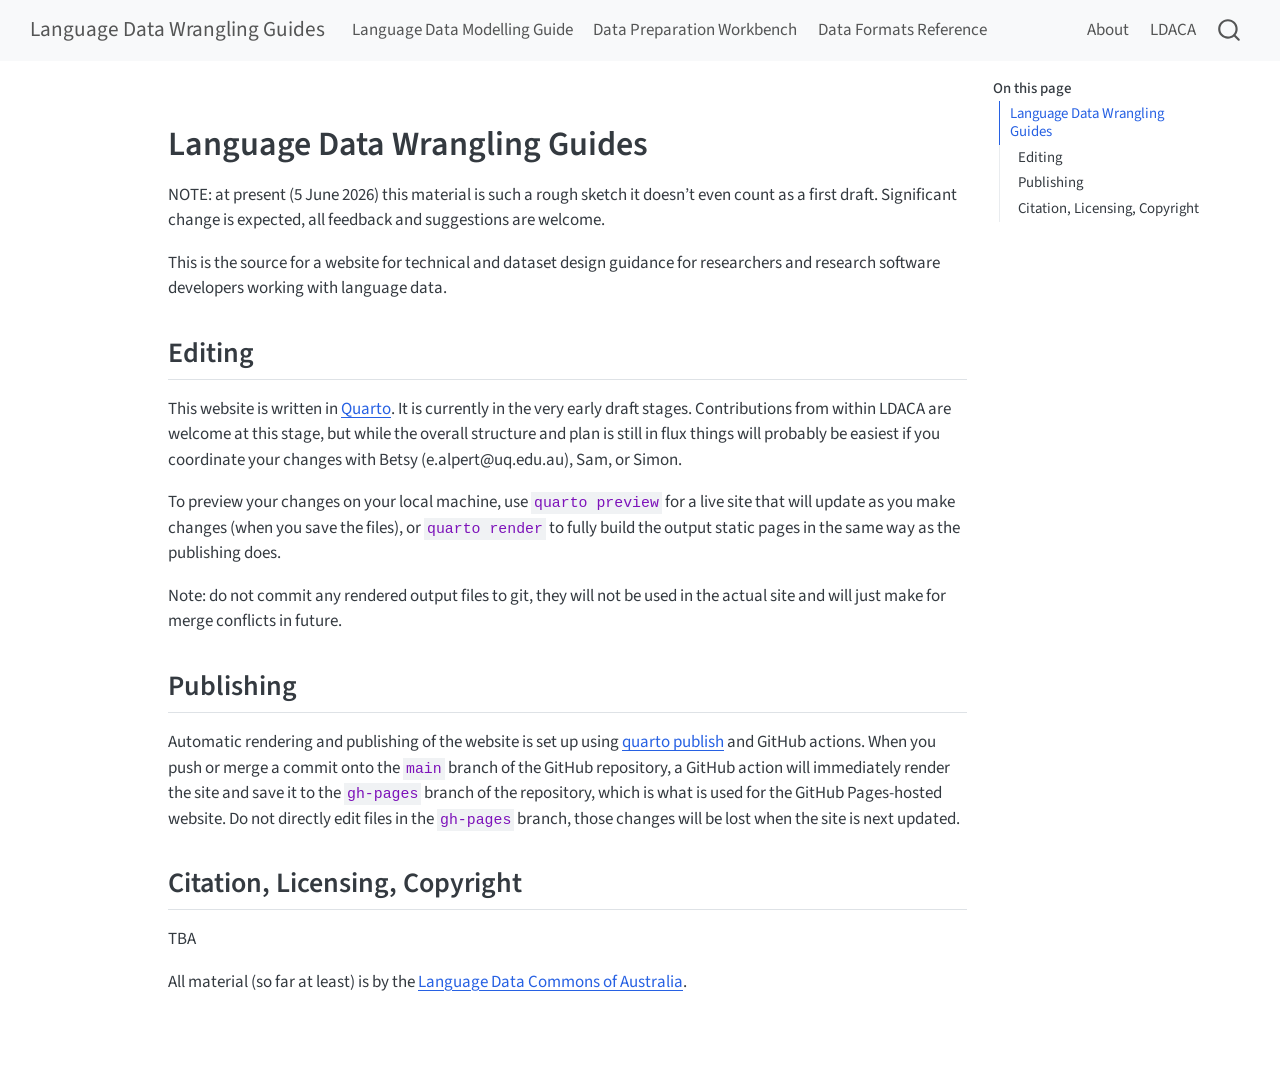
<file: readme.html>
<!DOCTYPE html>
<html xmlns="http://www.w3.org/1999/xhtml" lang="en" xml:lang="en"><head>

<meta charset="utf-8">
<meta name="generator" content="quarto-1.9.38">

<meta name="viewport" content="width=device-width, initial-scale=1.0, user-scalable=yes">


<title>readme – Language Data Wrangling Guides</title>
<style>
/* Default styles provided by pandoc.
** See https://pandoc.org/MANUAL.html#variables-for-html for config info.
*/
code{white-space: pre-wrap;}
span.smallcaps{font-variant: small-caps;}
div.columns{display: flex; gap: min(4vw, 1.5em);}
div.column{flex: auto; overflow-x: auto;}
div.hanging-indent{margin-left: 1.5em; text-indent: -1.5em;}
ul.task-list{list-style: none;}
ul.task-list li input[type="checkbox"] {
  width: 0.8em;
  margin: 0 0.8em 0.2em -1em; /* quarto-specific, see https://github.com/quarto-dev/quarto-cli/issues/4556 */ 
  vertical-align: middle;
}
</style>


<script src="site_libs/quarto-nav/quarto-nav.js"></script>
<script src="site_libs/quarto-nav/headroom.min.js"></script>
<script src="site_libs/clipboard/clipboard.min.js"></script>
<script src="site_libs/quarto-search/autocomplete.umd.js"></script>
<script src="site_libs/quarto-search/fuse.min.js"></script>
<script src="site_libs/quarto-search/quarto-search.js"></script>
<meta name="quarto:offset" content="./">
<script src="site_libs/quarto-html/quarto.js" type="module"></script>
<script src="site_libs/quarto-html/tabsets/tabsets.js" type="module"></script>
<script src="site_libs/quarto-html/popper.min.js"></script>
<script src="site_libs/quarto-html/tippy.umd.min.js"></script>
<script src="site_libs/quarto-html/anchor.min.js"></script>
<link href="site_libs/quarto-html/tippy.css" rel="stylesheet">
<link href="site_libs/quarto-html/quarto-syntax-highlighting-15634bcf2e68342d4ad2dfa704d543f6.css" rel="stylesheet" id="quarto-text-highlighting-styles">
<script src="site_libs/bootstrap/bootstrap.min.js"></script>
<link href="site_libs/bootstrap/bootstrap-icons.css" rel="stylesheet">
<link href="site_libs/bootstrap/bootstrap-bba5ebae505b5c03f3f0d8040a416a6b.min.css" rel="stylesheet" append-hash="true" id="quarto-bootstrap" data-mode="light">
<script id="quarto-search-options" type="application/json">{
  "location": "navbar",
  "copy-button": false,
  "collapse-after": 3,
  "panel-placement": "end",
  "type": "overlay",
  "limit": 50,
  "keyboard-shortcut": [
    "f",
    "/",
    "s"
  ],
  "show-item-context": false,
  "language": {
    "search-no-results-text": "No results",
    "search-matching-documents-text": "matching documents",
    "search-copy-link-title": "Copy link to search",
    "search-hide-matches-text": "Hide additional matches",
    "search-more-match-text": "more match in this document",
    "search-more-matches-text": "more matches in this document",
    "search-clear-button-title": "Clear",
    "search-text-placeholder": "",
    "search-detached-cancel-button-title": "Cancel",
    "search-submit-button-title": "Submit",
    "search-label": "Search"
  }
}</script>


<link rel="stylesheet" href="styles.css">
</head>

<body class="nav-fixed quarto-light">

<div id="quarto-search-results"></div>
  <header id="quarto-header" class="headroom fixed-top">
    <nav class="navbar navbar-expand-lg " data-bs-theme="dark">
      <div class="navbar-container container-fluid">
      <div class="navbar-brand-container mx-auto">
    <a class="navbar-brand" href="./index.html">
    <span class="navbar-title">Language Data Wrangling Guides</span>
    </a>
  </div>
            <div id="quarto-search" class="" title="Search"></div>
          <button class="navbar-toggler" type="button" data-bs-toggle="collapse" data-bs-target="#navbarCollapse" aria-controls="navbarCollapse" role="menu" aria-expanded="false" aria-label="Toggle navigation" onclick="if (window.quartoToggleHeadroom) { window.quartoToggleHeadroom(); }">
  <span class="navbar-toggler-icon"></span>
</button>
          <div class="collapse navbar-collapse" id="navbarCollapse">
            <ul class="navbar-nav navbar-nav-scroll me-auto">
  <li class="nav-item">
    <a class="nav-link" href="./data_modelling/index.html"> 
<span class="menu-text">Language Data Modelling Guide</span></a>
  </li>  
  <li class="nav-item">
    <a class="nav-link" href="./data_preparation_workbench/index.html"> 
<span class="menu-text">Data Preparation Workbench</span></a>
  </li>  
  <li class="nav-item">
    <a class="nav-link" href="./data_format_reference/index.html"> 
<span class="menu-text">Data Formats Reference</span></a>
  </li>  
</ul>
            <ul class="navbar-nav navbar-nav-scroll ms-auto">
  <li class="nav-item">
    <a class="nav-link" href="./about.html"> 
<span class="menu-text">About</span></a>
  </li>  
  <li class="nav-item">
    <a class="nav-link" href="https://www.ldaca.edu.au"> 
<span class="menu-text">LDACA</span></a>
  </li>  
</ul>
          </div> <!-- /navcollapse -->
            <div class="quarto-navbar-tools">
</div>
      </div> <!-- /container-fluid -->
    </nav>
</header>
<!-- content -->
<div id="quarto-content" class="quarto-container page-columns page-rows-contents page-layout-article page-navbar">
<!-- sidebar -->
<!-- margin-sidebar -->
    <div id="quarto-margin-sidebar" class="sidebar margin-sidebar">
        <nav id="TOC" role="doc-toc" class="toc-active">
    <h2 id="toc-title">On this page</h2>
   
  <ul>
  <li><a href="#language-data-wrangling-guides" id="toc-language-data-wrangling-guides" class="nav-link active" data-scroll-target="#language-data-wrangling-guides">Language Data Wrangling Guides</a>
  <ul class="collapse">
  <li><a href="#editing" id="toc-editing" class="nav-link" data-scroll-target="#editing">Editing</a></li>
  <li><a href="#publishing" id="toc-publishing" class="nav-link" data-scroll-target="#publishing">Publishing</a></li>
  <li><a href="#citation-licensing-copyright" id="toc-citation-licensing-copyright" class="nav-link" data-scroll-target="#citation-licensing-copyright">Citation, Licensing, Copyright</a></li>
  </ul></li>
  </ul>
</nav>
    </div>
<!-- main -->
<main class="content" id="quarto-document-content"><header id="title-block-header" class="quarto-title-block"></header>




<section id="language-data-wrangling-guides" class="level1">
<h1>Language Data Wrangling Guides</h1>
<p>NOTE: at present (5 June 2026) this material is such a rough sketch it doesn’t even count as a first draft. Significant change is expected, all feedback and suggestions are welcome.</p>
<p>This is the source for a website for technical and dataset design guidance for researchers and research software developers working with language data.</p>
<section id="editing" class="level2">
<h2 class="anchored" data-anchor-id="editing">Editing</h2>
<p>This website is written in <a href="https://quarto.org/">Quarto</a>. It is currently in the very early draft stages. Contributions from within LDACA are welcome at this stage, but while the overall structure and plan is still in flux things will probably be easiest if you coordinate your changes with Betsy (e.alpert@uq.edu.au), Sam, or Simon.</p>
<p>To preview your changes on your local machine, use <code>quarto preview</code> for a live site that will update as you make changes (when you save the files), or <code>quarto render</code> to fully build the output static pages in the same way as the publishing does.</p>
<p>Note: do not commit any rendered output files to git, they will not be used in the actual site and will just make for merge conflicts in future.</p>
</section>
<section id="publishing" class="level2">
<h2 class="anchored" data-anchor-id="publishing">Publishing</h2>
<p>Automatic rendering and publishing of the website is set up using <a href="https://quarto.org/docs/publishing/github-pages.html#publish-command">quarto publish</a> and GitHub actions. When you push or merge a commit onto the <code>main</code> branch of the GitHub repository, a GitHub action will immediately render the site and save it to the <code>gh-pages</code> branch of the repository, which is what is used for the GitHub Pages-hosted website. Do not directly edit files in the <code>gh-pages</code> branch, those changes will be lost when the site is next updated.</p>
</section>
<section id="citation-licensing-copyright" class="level2">
<h2 class="anchored" data-anchor-id="citation-licensing-copyright">Citation, Licensing, Copyright</h2>
<p>TBA</p>
<p>All material (so far at least) is by the <a href="https://www.ldaca.edu.au">Language Data Commons of Australia</a>.</p>


</section>
</section>

</main> <!-- /main -->
<script id="quarto-html-after-body" type="application/javascript">
  window.document.addEventListener("DOMContentLoaded", function (event) {
    const icon = "";
    const anchorJS = new window.AnchorJS();
    anchorJS.options = {
      placement: 'right',
      icon: icon
    };
    anchorJS.add('.anchored');
    const isCodeAnnotation = (el) => {
      for (const clz of el.classList) {
        if (clz.startsWith('code-annotation-')) {                     
          return true;
        }
      }
      return false;
    }
    const onCopySuccess = function(e) {
      // button target
      const button = e.trigger;
      // don't keep focus
      button.blur();
      // flash "checked"
      button.classList.add('code-copy-button-checked');
      var currentTitle = button.getAttribute("title");
      button.setAttribute("title", "Copied!");
      let tooltip;
      if (window.bootstrap) {
        button.setAttribute("data-bs-toggle", "tooltip");
        button.setAttribute("data-bs-placement", "left");
        button.setAttribute("data-bs-title", "Copied!");
        tooltip = new bootstrap.Tooltip(button, 
          { trigger: "manual", 
            customClass: "code-copy-button-tooltip",
            offset: [0, -8]});
        tooltip.show();    
      }
      setTimeout(function() {
        if (tooltip) {
          tooltip.hide();
          button.removeAttribute("data-bs-title");
          button.removeAttribute("data-bs-toggle");
          button.removeAttribute("data-bs-placement");
        }
        button.setAttribute("title", currentTitle);
        button.classList.remove('code-copy-button-checked');
      }, 1000);
      // clear code selection
      e.clearSelection();
    }
    const getTextToCopy = function(trigger) {
      const outerScaffold = trigger.parentElement.cloneNode(true);
      const codeEl = outerScaffold.querySelector('code');
      for (const childEl of codeEl.children) {
        if (isCodeAnnotation(childEl)) {
          childEl.remove();
        }
      }
      return codeEl.innerText;
    }
    const clipboard = new window.ClipboardJS('.code-copy-button:not([data-in-quarto-modal])', {
      text: getTextToCopy
    });
    clipboard.on('success', onCopySuccess);
    if (window.document.getElementById('quarto-embedded-source-code-modal')) {
      const clipboardModal = new window.ClipboardJS('.code-copy-button[data-in-quarto-modal]', {
        text: getTextToCopy,
        container: window.document.getElementById('quarto-embedded-source-code-modal')
      });
      clipboardModal.on('success', onCopySuccess);
    }
      var localhostRegex = new RegExp(/^(?:http|https):\/\/localhost\:?[0-9]*\//);
      var mailtoRegex = new RegExp(/^mailto:/);
        var filterRegex = new RegExp("https:\/\/Language-Research-Technology\.github\.io\/language-data-wrangling-guides\/");
      var isInternal = (href) => {
          return filterRegex.test(href) || localhostRegex.test(href) || mailtoRegex.test(href);
      }
      // Inspect non-navigation links and adorn them if external
     var links = window.document.querySelectorAll('a[href]:not(.nav-link):not(.navbar-brand):not(.toc-action):not(.sidebar-link):not(.sidebar-item-toggle):not(.pagination-link):not(.no-external):not([aria-hidden]):not(.dropdown-item):not(.quarto-navigation-tool):not(.about-link)');
      for (var i=0; i<links.length; i++) {
        const link = links[i];
        if (!isInternal(link.href)) {
          // undo the damage that might have been done by quarto-nav.js in the case of
          // links that we want to consider external
          if (link.dataset.originalHref !== undefined) {
            link.href = link.dataset.originalHref;
          }
        }
      }
    function tippyHover(el, contentFn, onTriggerFn, onUntriggerFn) {
      const config = {
        allowHTML: true,
        maxWidth: 500,
        delay: 100,
        arrow: false,
        appendTo: function(el) {
            return el.parentElement;
        },
        interactive: true,
        interactiveBorder: 10,
        theme: 'quarto',
        placement: 'bottom-start',
      };
      if (contentFn) {
        config.content = contentFn;
      }
      if (onTriggerFn) {
        config.onTrigger = onTriggerFn;
      }
      if (onUntriggerFn) {
        config.onUntrigger = onUntriggerFn;
      }
      window.tippy(el, config); 
    }
    const noterefs = window.document.querySelectorAll('a[role="doc-noteref"]');
    for (var i=0; i<noterefs.length; i++) {
      const ref = noterefs[i];
      tippyHover(ref, function() {
        // use id or data attribute instead here
        let href = ref.getAttribute('data-footnote-href') || ref.getAttribute('href');
        try { href = new URL(href).hash; } catch {}
        const id = href.replace(/^#\/?/, "");
        const note = window.document.getElementById(id);
        if (note) {
          return note.innerHTML;
        } else {
          return "";
        }
      });
    }
    const xrefs = window.document.querySelectorAll('a.quarto-xref');
    const processXRef = (id, note) => {
      // Strip column container classes
      const stripColumnClz = (el) => {
        el.classList.remove("page-full", "page-columns");
        if (el.children) {
          for (const child of el.children) {
            stripColumnClz(child);
          }
        }
      }
      stripColumnClz(note)
      if (id === null || id.startsWith('sec-')) {
        // Special case sections, only their first couple elements
        const container = document.createElement("div");
        if (note.children && note.children.length > 2) {
          container.appendChild(note.children[0].cloneNode(true));
          for (let i = 1; i < note.children.length; i++) {
            const child = note.children[i];
            if (child.tagName === "P" && child.innerText === "") {
              continue;
            } else {
              container.appendChild(child.cloneNode(true));
              break;
            }
          }
          if (window.Quarto?.typesetMath) {
            window.Quarto.typesetMath(container);
          }
          return container.innerHTML
        } else {
          if (window.Quarto?.typesetMath) {
            window.Quarto.typesetMath(note);
          }
          return note.innerHTML;
        }
      } else {
        // Remove any anchor links if they are present
        const anchorLink = note.querySelector('a.anchorjs-link');
        if (anchorLink) {
          anchorLink.remove();
        }
        if (window.Quarto?.typesetMath) {
          window.Quarto.typesetMath(note);
        }
        if (note.classList.contains("callout")) {
          return note.outerHTML;
        } else {
          return note.innerHTML;
        }
      }
    }
    for (var i=0; i<xrefs.length; i++) {
      const xref = xrefs[i];
      tippyHover(xref, undefined, function(instance) {
        instance.disable();
        let url = xref.getAttribute('href');
        let hash = undefined; 
        if (url.startsWith('#')) {
          hash = url;
        } else {
          try { hash = new URL(url).hash; } catch {}
        }
        if (hash) {
          const id = hash.replace(/^#\/?/, "");
          const note = window.document.getElementById(id);
          if (note !== null) {
            try {
              const html = processXRef(id, note.cloneNode(true));
              instance.setContent(html);
            } finally {
              instance.enable();
              instance.show();
            }
          } else {
            // See if we can fetch this
            fetch(url.split('#')[0])
            .then(res => res.text())
            .then(html => {
              const parser = new DOMParser();
              const htmlDoc = parser.parseFromString(html, "text/html");
              const note = htmlDoc.getElementById(id);
              if (note !== null) {
                const html = processXRef(id, note);
                instance.setContent(html);
              } 
            }).finally(() => {
              instance.enable();
              instance.show();
            });
          }
        } else {
          // See if we can fetch a full url (with no hash to target)
          // This is a special case and we should probably do some content thinning / targeting
          fetch(url)
          .then(res => res.text())
          .then(html => {
            const parser = new DOMParser();
            const htmlDoc = parser.parseFromString(html, "text/html");
            const note = htmlDoc.querySelector('main.content');
            if (note !== null) {
              // This should only happen for chapter cross references
              // (since there is no id in the URL)
              // remove the first header
              if (note.children.length > 0 && note.children[0].tagName === "HEADER") {
                note.children[0].remove();
              }
              const html = processXRef(null, note);
              instance.setContent(html);
            } 
          }).finally(() => {
            instance.enable();
            instance.show();
          });
        }
      }, function(instance) {
      });
    }
        let selectedAnnoteEl;
        const selectorForAnnotation = ( cell, annotation) => {
          let cellAttr = 'data-code-cell="' + cell + '"';
          let lineAttr = 'data-code-annotation="' +  annotation + '"';
          const selector = 'span[' + cellAttr + '][' + lineAttr + ']';
          return selector;
        }
        const selectCodeLines = (annoteEl) => {
          const doc = window.document;
          const targetCell = annoteEl.getAttribute("data-target-cell");
          const targetAnnotation = annoteEl.getAttribute("data-target-annotation");
          const annoteSpan = window.document.querySelector(selectorForAnnotation(targetCell, targetAnnotation));
          const lines = annoteSpan.getAttribute("data-code-lines").split(",");
          const lineIds = lines.map((line) => {
            return targetCell + "-" + line;
          })
          let top = null;
          let height = null;
          let parent = null;
          if (lineIds.length > 0) {
              //compute the position of the single el (top and bottom and make a div)
              const el = window.document.getElementById(lineIds[0]);
              top = el.offsetTop;
              height = el.offsetHeight;
              parent = el.parentElement.parentElement;
            if (lineIds.length > 1) {
              const lastEl = window.document.getElementById(lineIds[lineIds.length - 1]);
              const bottom = lastEl.offsetTop + lastEl.offsetHeight;
              height = bottom - top;
            }
            if (top !== null && height !== null && parent !== null) {
              // cook up a div (if necessary) and position it 
              let div = window.document.getElementById("code-annotation-line-highlight");
              if (div === null) {
                div = window.document.createElement("div");
                div.setAttribute("id", "code-annotation-line-highlight");
                div.style.position = 'absolute';
                parent.appendChild(div);
              }
              div.style.top = top - 2 + "px";
              div.style.height = height + 4 + "px";
              div.style.left = 0;
              let gutterDiv = window.document.getElementById("code-annotation-line-highlight-gutter");
              if (gutterDiv === null) {
                gutterDiv = window.document.createElement("div");
                gutterDiv.setAttribute("id", "code-annotation-line-highlight-gutter");
                gutterDiv.style.position = 'absolute';
                const codeCell = window.document.getElementById(targetCell);
                const gutter = codeCell.querySelector('.code-annotation-gutter');
                gutter.appendChild(gutterDiv);
              }
              gutterDiv.style.top = top - 2 + "px";
              gutterDiv.style.height = height + 4 + "px";
            }
            selectedAnnoteEl = annoteEl;
          }
        };
        const unselectCodeLines = () => {
          const elementsIds = ["code-annotation-line-highlight", "code-annotation-line-highlight-gutter"];
          elementsIds.forEach((elId) => {
            const div = window.document.getElementById(elId);
            if (div) {
              div.remove();
            }
          });
          selectedAnnoteEl = undefined;
        };
          // Handle positioning of the toggle
      window.addEventListener(
        "resize",
        throttle(() => {
          elRect = undefined;
          if (selectedAnnoteEl) {
            selectCodeLines(selectedAnnoteEl);
          }
        }, 10)
      );
      function throttle(fn, ms) {
      let throttle = false;
      let timer;
        return (...args) => {
          if(!throttle) { // first call gets through
              fn.apply(this, args);
              throttle = true;
          } else { // all the others get throttled
              if(timer) clearTimeout(timer); // cancel #2
              timer = setTimeout(() => {
                fn.apply(this, args);
                timer = throttle = false;
              }, ms);
          }
        };
      }
        // Attach click handler to the DT
        const annoteDls = window.document.querySelectorAll('dt[data-target-cell]');
        for (const annoteDlNode of annoteDls) {
          annoteDlNode.addEventListener('click', (event) => {
            const clickedEl = event.target;
            if (clickedEl !== selectedAnnoteEl) {
              unselectCodeLines();
              const activeEl = window.document.querySelector('dt[data-target-cell].code-annotation-active');
              if (activeEl) {
                activeEl.classList.remove('code-annotation-active');
              }
              selectCodeLines(clickedEl);
              clickedEl.classList.add('code-annotation-active');
            } else {
              // Unselect the line
              unselectCodeLines();
              clickedEl.classList.remove('code-annotation-active');
            }
          });
        }
    const findCites = (el) => {
      const parentEl = el.parentElement;
      if (parentEl) {
        const cites = parentEl.dataset.cites;
        if (cites) {
          return {
            el,
            cites: cites.split(' ')
          };
        } else {
          return findCites(el.parentElement)
        }
      } else {
        return undefined;
      }
    };
    var bibliorefs = window.document.querySelectorAll('a[role="doc-biblioref"]');
    for (var i=0; i<bibliorefs.length; i++) {
      const ref = bibliorefs[i];
      const citeInfo = findCites(ref);
      if (citeInfo) {
        tippyHover(citeInfo.el, function() {
          var popup = window.document.createElement('div');
          citeInfo.cites.forEach(function(cite) {
            var citeDiv = window.document.createElement('div');
            citeDiv.classList.add('hanging-indent');
            citeDiv.classList.add('csl-entry');
            var biblioDiv = window.document.getElementById('ref-' + cite);
            if (biblioDiv) {
              citeDiv.innerHTML = biblioDiv.innerHTML;
            }
            popup.appendChild(citeDiv);
          });
          return popup.innerHTML;
        });
      }
    }
  });
  </script>
</div> <!-- /content -->




</body></html>
</file>
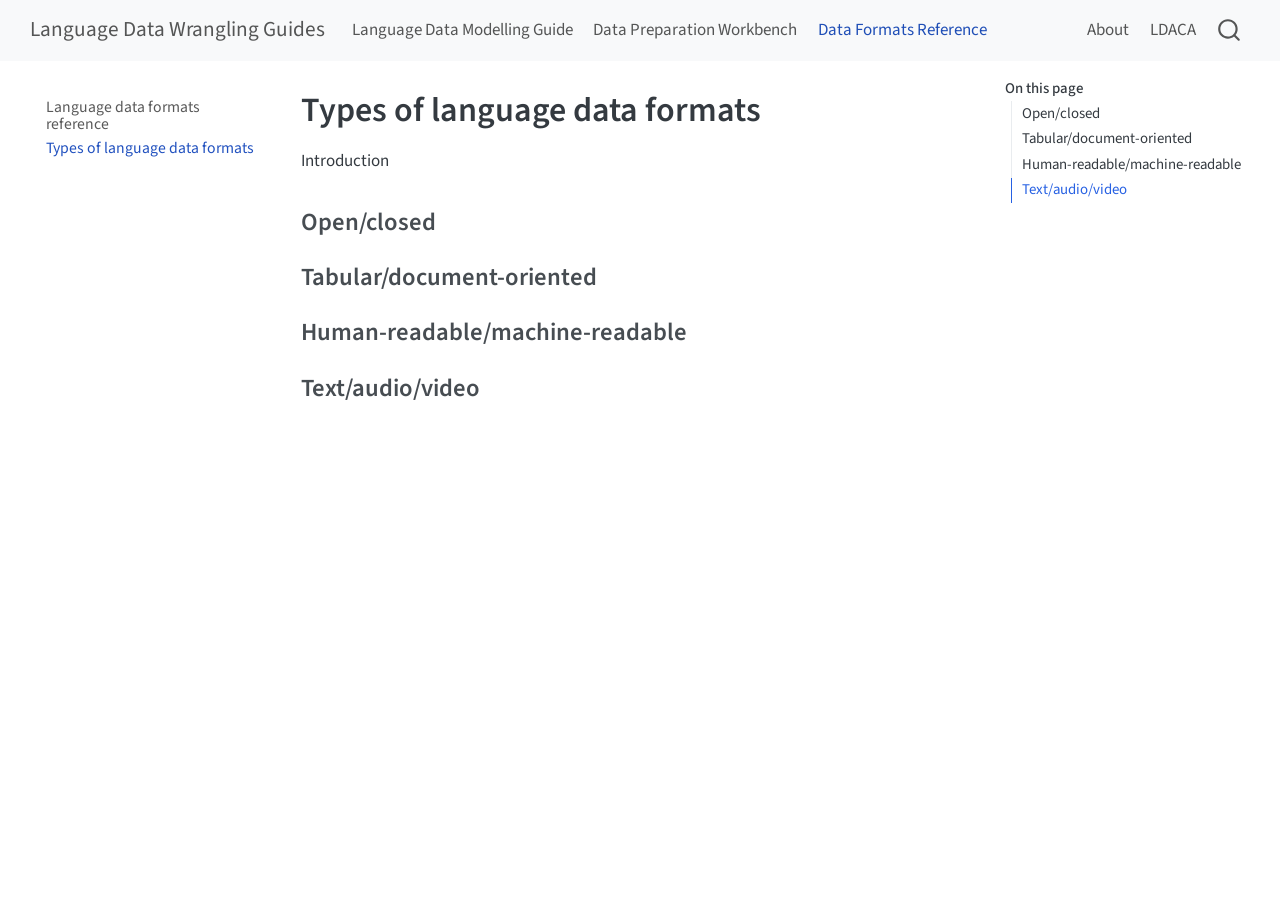
<file: data_format_reference/types.html>
<!DOCTYPE html>
<html xmlns="http://www.w3.org/1999/xhtml" lang="en" xml:lang="en"><head>

<meta charset="utf-8">
<meta name="generator" content="quarto-1.9.38">

<meta name="viewport" content="width=device-width, initial-scale=1.0, user-scalable=yes">


<title>Types of language data formats – Language Data Wrangling Guides</title>
<style>
/* Default styles provided by pandoc.
** See https://pandoc.org/MANUAL.html#variables-for-html for config info.
*/
code{white-space: pre-wrap;}
span.smallcaps{font-variant: small-caps;}
div.columns{display: flex; gap: min(4vw, 1.5em);}
div.column{flex: auto; overflow-x: auto;}
div.hanging-indent{margin-left: 1.5em; text-indent: -1.5em;}
ul.task-list{list-style: none;}
ul.task-list li input[type="checkbox"] {
  width: 0.8em;
  margin: 0 0.8em 0.2em -1em; /* quarto-specific, see https://github.com/quarto-dev/quarto-cli/issues/4556 */ 
  vertical-align: middle;
}
</style>


<script src="../site_libs/quarto-nav/quarto-nav.js"></script>
<script src="../site_libs/quarto-nav/headroom.min.js"></script>
<script src="../site_libs/clipboard/clipboard.min.js"></script>
<script src="../site_libs/quarto-search/autocomplete.umd.js"></script>
<script src="../site_libs/quarto-search/fuse.min.js"></script>
<script src="../site_libs/quarto-search/quarto-search.js"></script>
<meta name="quarto:offset" content="../">
<script src="../site_libs/quarto-html/quarto.js" type="module"></script>
<script src="../site_libs/quarto-html/tabsets/tabsets.js" type="module"></script>
<script src="../site_libs/quarto-html/popper.min.js"></script>
<script src="../site_libs/quarto-html/tippy.umd.min.js"></script>
<script src="../site_libs/quarto-html/anchor.min.js"></script>
<link href="../site_libs/quarto-html/tippy.css" rel="stylesheet">
<link href="../site_libs/quarto-html/quarto-syntax-highlighting-15634bcf2e68342d4ad2dfa704d543f6.css" rel="stylesheet" id="quarto-text-highlighting-styles">
<script src="../site_libs/bootstrap/bootstrap.min.js"></script>
<link href="../site_libs/bootstrap/bootstrap-icons.css" rel="stylesheet">
<link href="../site_libs/bootstrap/bootstrap-bba5ebae505b5c03f3f0d8040a416a6b.min.css" rel="stylesheet" append-hash="true" id="quarto-bootstrap" data-mode="light">
<script id="quarto-search-options" type="application/json">{
  "location": "navbar",
  "copy-button": false,
  "collapse-after": 3,
  "panel-placement": "end",
  "type": "overlay",
  "limit": 50,
  "keyboard-shortcut": [
    "f",
    "/",
    "s"
  ],
  "show-item-context": false,
  "language": {
    "search-no-results-text": "No results",
    "search-matching-documents-text": "matching documents",
    "search-copy-link-title": "Copy link to search",
    "search-hide-matches-text": "Hide additional matches",
    "search-more-match-text": "more match in this document",
    "search-more-matches-text": "more matches in this document",
    "search-clear-button-title": "Clear",
    "search-text-placeholder": "",
    "search-detached-cancel-button-title": "Cancel",
    "search-submit-button-title": "Submit",
    "search-label": "Search"
  }
}</script>


<link rel="stylesheet" href="../styles.css">
</head>

<body class="nav-sidebar floating nav-fixed quarto-light">

<div id="quarto-search-results"></div>
  <header id="quarto-header" class="headroom fixed-top">
    <nav class="navbar navbar-expand-lg " data-bs-theme="dark">
      <div class="navbar-container container-fluid">
      <div class="navbar-brand-container mx-auto">
    <a class="navbar-brand" href="../index.html">
    <span class="navbar-title">Language Data Wrangling Guides</span>
    </a>
  </div>
            <div id="quarto-search" class="" title="Search"></div>
          <button class="navbar-toggler" type="button" data-bs-toggle="collapse" data-bs-target="#navbarCollapse" aria-controls="navbarCollapse" role="menu" aria-expanded="false" aria-label="Toggle navigation" onclick="if (window.quartoToggleHeadroom) { window.quartoToggleHeadroom(); }">
  <span class="navbar-toggler-icon"></span>
</button>
          <div class="collapse navbar-collapse" id="navbarCollapse">
            <ul class="navbar-nav navbar-nav-scroll me-auto">
  <li class="nav-item">
    <a class="nav-link" href="../data_modelling/index.html"> 
<span class="menu-text">Language Data Modelling Guide</span></a>
  </li>  
  <li class="nav-item">
    <a class="nav-link" href="../data_preparation_workbench/index.html"> 
<span class="menu-text">Data Preparation Workbench</span></a>
  </li>  
  <li class="nav-item">
    <a class="nav-link active" href="../data_format_reference/index.html" aria-current="page"> 
<span class="menu-text">Data Formats Reference</span></a>
  </li>  
</ul>
            <ul class="navbar-nav navbar-nav-scroll ms-auto">
  <li class="nav-item">
    <a class="nav-link" href="../about.html"> 
<span class="menu-text">About</span></a>
  </li>  
  <li class="nav-item">
    <a class="nav-link" href="https://www.ldaca.edu.au"> 
<span class="menu-text">LDACA</span></a>
  </li>  
</ul>
          </div> <!-- /navcollapse -->
            <div class="quarto-navbar-tools">
</div>
      </div> <!-- /container-fluid -->
    </nav>
  <nav class="quarto-secondary-nav">
    <div class="container-fluid d-flex">
      <button type="button" class="quarto-btn-toggle btn" data-bs-toggle="collapse" role="button" data-bs-target=".quarto-sidebar-collapse-item" aria-controls="quarto-sidebar" aria-expanded="false" aria-label="Toggle sidebar navigation" onclick="if (window.quartoToggleHeadroom) { window.quartoToggleHeadroom(); }">
        <i class="bi bi-layout-text-sidebar-reverse"></i>
      </button>
        <nav class="quarto-page-breadcrumbs" aria-label="breadcrumb"><ol class="breadcrumb"><li class="breadcrumb-item"><a href="../data_format_reference/types.html">Types of language data formats</a></li></ol></nav>
        <a class="flex-grow-1" role="navigation" data-bs-toggle="collapse" data-bs-target=".quarto-sidebar-collapse-item" aria-controls="quarto-sidebar" aria-expanded="false" aria-label="Toggle sidebar navigation" onclick="if (window.quartoToggleHeadroom) { window.quartoToggleHeadroom(); }">      
        </a>
    </div>
  </nav>
</header>
<!-- content -->
<div id="quarto-content" class="quarto-container page-columns page-rows-contents page-layout-article page-navbar">
<!-- sidebar -->
  <nav id="quarto-sidebar" class="sidebar collapse collapse-horizontal quarto-sidebar-collapse-item sidebar-navigation floating overflow-auto">
    <div class="sidebar-menu-container"> 
    <ul class="list-unstyled mt-1">
        <li class="sidebar-item">
  <div class="sidebar-item-container"> 
  <a href="../data_format_reference/index.html" class="sidebar-item-text sidebar-link">
 <span class="menu-text">Language data formats reference</span></a>
  </div>
</li>
        <li class="sidebar-item">
  <div class="sidebar-item-container"> 
  <a href="../data_format_reference/types.html" class="sidebar-item-text sidebar-link active">
 <span class="menu-text">Types of language data formats</span></a>
  </div>
</li>
    </ul>
    </div>
</nav>
<div id="quarto-sidebar-glass" class="quarto-sidebar-collapse-item" data-bs-toggle="collapse" data-bs-target=".quarto-sidebar-collapse-item"></div>
<!-- margin-sidebar -->
    <div id="quarto-margin-sidebar" class="sidebar margin-sidebar">
        <nav id="TOC" role="doc-toc" class="toc-active">
    <h2 id="toc-title">On this page</h2>
   
  <ul>
  <li><a href="#openclosed" id="toc-openclosed" class="nav-link active" data-scroll-target="#openclosed">Open/closed</a></li>
  <li><a href="#tabulardocument-oriented" id="toc-tabulardocument-oriented" class="nav-link" data-scroll-target="#tabulardocument-oriented">Tabular/document-oriented</a></li>
  <li><a href="#human-readablemachine-readable" id="toc-human-readablemachine-readable" class="nav-link" data-scroll-target="#human-readablemachine-readable">Human-readable/machine-readable</a></li>
  <li><a href="#textaudiovideo" id="toc-textaudiovideo" class="nav-link" data-scroll-target="#textaudiovideo">Text/audio/video</a></li>
  </ul>
</nav>
    </div>
<!-- main -->
<main class="content" id="quarto-document-content">

<header id="title-block-header" class="quarto-title-block default">
<div class="quarto-title">
<h1 class="title">Types of language data formats</h1>
</div>



<div class="quarto-title-meta">

    
  
    
  </div>
  


</header>


<p>Introduction</p>
<section id="openclosed" class="level3">
<h3 class="anchored" data-anchor-id="openclosed">Open/closed</h3>
</section>
<section id="tabulardocument-oriented" class="level3">
<h3 class="anchored" data-anchor-id="tabulardocument-oriented">Tabular/document-oriented</h3>
</section>
<section id="human-readablemachine-readable" class="level3">
<h3 class="anchored" data-anchor-id="human-readablemachine-readable">Human-readable/machine-readable</h3>
</section>
<section id="textaudiovideo" class="level3">
<h3 class="anchored" data-anchor-id="textaudiovideo">Text/audio/video</h3>


</section>

</main> <!-- /main -->
<script id="quarto-html-after-body" type="application/javascript">
  window.document.addEventListener("DOMContentLoaded", function (event) {
    const icon = "";
    const anchorJS = new window.AnchorJS();
    anchorJS.options = {
      placement: 'right',
      icon: icon
    };
    anchorJS.add('.anchored');
    const isCodeAnnotation = (el) => {
      for (const clz of el.classList) {
        if (clz.startsWith('code-annotation-')) {                     
          return true;
        }
      }
      return false;
    }
    const onCopySuccess = function(e) {
      // button target
      const button = e.trigger;
      // don't keep focus
      button.blur();
      // flash "checked"
      button.classList.add('code-copy-button-checked');
      var currentTitle = button.getAttribute("title");
      button.setAttribute("title", "Copied!");
      let tooltip;
      if (window.bootstrap) {
        button.setAttribute("data-bs-toggle", "tooltip");
        button.setAttribute("data-bs-placement", "left");
        button.setAttribute("data-bs-title", "Copied!");
        tooltip = new bootstrap.Tooltip(button, 
          { trigger: "manual", 
            customClass: "code-copy-button-tooltip",
            offset: [0, -8]});
        tooltip.show();    
      }
      setTimeout(function() {
        if (tooltip) {
          tooltip.hide();
          button.removeAttribute("data-bs-title");
          button.removeAttribute("data-bs-toggle");
          button.removeAttribute("data-bs-placement");
        }
        button.setAttribute("title", currentTitle);
        button.classList.remove('code-copy-button-checked');
      }, 1000);
      // clear code selection
      e.clearSelection();
    }
    const getTextToCopy = function(trigger) {
      const outerScaffold = trigger.parentElement.cloneNode(true);
      const codeEl = outerScaffold.querySelector('code');
      for (const childEl of codeEl.children) {
        if (isCodeAnnotation(childEl)) {
          childEl.remove();
        }
      }
      return codeEl.innerText;
    }
    const clipboard = new window.ClipboardJS('.code-copy-button:not([data-in-quarto-modal])', {
      text: getTextToCopy
    });
    clipboard.on('success', onCopySuccess);
    if (window.document.getElementById('quarto-embedded-source-code-modal')) {
      const clipboardModal = new window.ClipboardJS('.code-copy-button[data-in-quarto-modal]', {
        text: getTextToCopy,
        container: window.document.getElementById('quarto-embedded-source-code-modal')
      });
      clipboardModal.on('success', onCopySuccess);
    }
      var localhostRegex = new RegExp(/^(?:http|https):\/\/localhost\:?[0-9]*\//);
      var mailtoRegex = new RegExp(/^mailto:/);
        var filterRegex = new RegExp("https:\/\/Language-Research-Technology\.github\.io\/language-data-wrangling-guides\/");
      var isInternal = (href) => {
          return filterRegex.test(href) || localhostRegex.test(href) || mailtoRegex.test(href);
      }
      // Inspect non-navigation links and adorn them if external
     var links = window.document.querySelectorAll('a[href]:not(.nav-link):not(.navbar-brand):not(.toc-action):not(.sidebar-link):not(.sidebar-item-toggle):not(.pagination-link):not(.no-external):not([aria-hidden]):not(.dropdown-item):not(.quarto-navigation-tool):not(.about-link)');
      for (var i=0; i<links.length; i++) {
        const link = links[i];
        if (!isInternal(link.href)) {
          // undo the damage that might have been done by quarto-nav.js in the case of
          // links that we want to consider external
          if (link.dataset.originalHref !== undefined) {
            link.href = link.dataset.originalHref;
          }
        }
      }
    function tippyHover(el, contentFn, onTriggerFn, onUntriggerFn) {
      const config = {
        allowHTML: true,
        maxWidth: 500,
        delay: 100,
        arrow: false,
        appendTo: function(el) {
            return el.parentElement;
        },
        interactive: true,
        interactiveBorder: 10,
        theme: 'quarto',
        placement: 'bottom-start',
      };
      if (contentFn) {
        config.content = contentFn;
      }
      if (onTriggerFn) {
        config.onTrigger = onTriggerFn;
      }
      if (onUntriggerFn) {
        config.onUntrigger = onUntriggerFn;
      }
      window.tippy(el, config); 
    }
    const noterefs = window.document.querySelectorAll('a[role="doc-noteref"]');
    for (var i=0; i<noterefs.length; i++) {
      const ref = noterefs[i];
      tippyHover(ref, function() {
        // use id or data attribute instead here
        let href = ref.getAttribute('data-footnote-href') || ref.getAttribute('href');
        try { href = new URL(href).hash; } catch {}
        const id = href.replace(/^#\/?/, "");
        const note = window.document.getElementById(id);
        if (note) {
          return note.innerHTML;
        } else {
          return "";
        }
      });
    }
    const xrefs = window.document.querySelectorAll('a.quarto-xref');
    const processXRef = (id, note) => {
      // Strip column container classes
      const stripColumnClz = (el) => {
        el.classList.remove("page-full", "page-columns");
        if (el.children) {
          for (const child of el.children) {
            stripColumnClz(child);
          }
        }
      }
      stripColumnClz(note)
      if (id === null || id.startsWith('sec-')) {
        // Special case sections, only their first couple elements
        const container = document.createElement("div");
        if (note.children && note.children.length > 2) {
          container.appendChild(note.children[0].cloneNode(true));
          for (let i = 1; i < note.children.length; i++) {
            const child = note.children[i];
            if (child.tagName === "P" && child.innerText === "") {
              continue;
            } else {
              container.appendChild(child.cloneNode(true));
              break;
            }
          }
          if (window.Quarto?.typesetMath) {
            window.Quarto.typesetMath(container);
          }
          return container.innerHTML
        } else {
          if (window.Quarto?.typesetMath) {
            window.Quarto.typesetMath(note);
          }
          return note.innerHTML;
        }
      } else {
        // Remove any anchor links if they are present
        const anchorLink = note.querySelector('a.anchorjs-link');
        if (anchorLink) {
          anchorLink.remove();
        }
        if (window.Quarto?.typesetMath) {
          window.Quarto.typesetMath(note);
        }
        if (note.classList.contains("callout")) {
          return note.outerHTML;
        } else {
          return note.innerHTML;
        }
      }
    }
    for (var i=0; i<xrefs.length; i++) {
      const xref = xrefs[i];
      tippyHover(xref, undefined, function(instance) {
        instance.disable();
        let url = xref.getAttribute('href');
        let hash = undefined; 
        if (url.startsWith('#')) {
          hash = url;
        } else {
          try { hash = new URL(url).hash; } catch {}
        }
        if (hash) {
          const id = hash.replace(/^#\/?/, "");
          const note = window.document.getElementById(id);
          if (note !== null) {
            try {
              const html = processXRef(id, note.cloneNode(true));
              instance.setContent(html);
            } finally {
              instance.enable();
              instance.show();
            }
          } else {
            // See if we can fetch this
            fetch(url.split('#')[0])
            .then(res => res.text())
            .then(html => {
              const parser = new DOMParser();
              const htmlDoc = parser.parseFromString(html, "text/html");
              const note = htmlDoc.getElementById(id);
              if (note !== null) {
                const html = processXRef(id, note);
                instance.setContent(html);
              } 
            }).finally(() => {
              instance.enable();
              instance.show();
            });
          }
        } else {
          // See if we can fetch a full url (with no hash to target)
          // This is a special case and we should probably do some content thinning / targeting
          fetch(url)
          .then(res => res.text())
          .then(html => {
            const parser = new DOMParser();
            const htmlDoc = parser.parseFromString(html, "text/html");
            const note = htmlDoc.querySelector('main.content');
            if (note !== null) {
              // This should only happen for chapter cross references
              // (since there is no id in the URL)
              // remove the first header
              if (note.children.length > 0 && note.children[0].tagName === "HEADER") {
                note.children[0].remove();
              }
              const html = processXRef(null, note);
              instance.setContent(html);
            } 
          }).finally(() => {
            instance.enable();
            instance.show();
          });
        }
      }, function(instance) {
      });
    }
        let selectedAnnoteEl;
        const selectorForAnnotation = ( cell, annotation) => {
          let cellAttr = 'data-code-cell="' + cell + '"';
          let lineAttr = 'data-code-annotation="' +  annotation + '"';
          const selector = 'span[' + cellAttr + '][' + lineAttr + ']';
          return selector;
        }
        const selectCodeLines = (annoteEl) => {
          const doc = window.document;
          const targetCell = annoteEl.getAttribute("data-target-cell");
          const targetAnnotation = annoteEl.getAttribute("data-target-annotation");
          const annoteSpan = window.document.querySelector(selectorForAnnotation(targetCell, targetAnnotation));
          const lines = annoteSpan.getAttribute("data-code-lines").split(",");
          const lineIds = lines.map((line) => {
            return targetCell + "-" + line;
          })
          let top = null;
          let height = null;
          let parent = null;
          if (lineIds.length > 0) {
              //compute the position of the single el (top and bottom and make a div)
              const el = window.document.getElementById(lineIds[0]);
              top = el.offsetTop;
              height = el.offsetHeight;
              parent = el.parentElement.parentElement;
            if (lineIds.length > 1) {
              const lastEl = window.document.getElementById(lineIds[lineIds.length - 1]);
              const bottom = lastEl.offsetTop + lastEl.offsetHeight;
              height = bottom - top;
            }
            if (top !== null && height !== null && parent !== null) {
              // cook up a div (if necessary) and position it 
              let div = window.document.getElementById("code-annotation-line-highlight");
              if (div === null) {
                div = window.document.createElement("div");
                div.setAttribute("id", "code-annotation-line-highlight");
                div.style.position = 'absolute';
                parent.appendChild(div);
              }
              div.style.top = top - 2 + "px";
              div.style.height = height + 4 + "px";
              div.style.left = 0;
              let gutterDiv = window.document.getElementById("code-annotation-line-highlight-gutter");
              if (gutterDiv === null) {
                gutterDiv = window.document.createElement("div");
                gutterDiv.setAttribute("id", "code-annotation-line-highlight-gutter");
                gutterDiv.style.position = 'absolute';
                const codeCell = window.document.getElementById(targetCell);
                const gutter = codeCell.querySelector('.code-annotation-gutter');
                gutter.appendChild(gutterDiv);
              }
              gutterDiv.style.top = top - 2 + "px";
              gutterDiv.style.height = height + 4 + "px";
            }
            selectedAnnoteEl = annoteEl;
          }
        };
        const unselectCodeLines = () => {
          const elementsIds = ["code-annotation-line-highlight", "code-annotation-line-highlight-gutter"];
          elementsIds.forEach((elId) => {
            const div = window.document.getElementById(elId);
            if (div) {
              div.remove();
            }
          });
          selectedAnnoteEl = undefined;
        };
          // Handle positioning of the toggle
      window.addEventListener(
        "resize",
        throttle(() => {
          elRect = undefined;
          if (selectedAnnoteEl) {
            selectCodeLines(selectedAnnoteEl);
          }
        }, 10)
      );
      function throttle(fn, ms) {
      let throttle = false;
      let timer;
        return (...args) => {
          if(!throttle) { // first call gets through
              fn.apply(this, args);
              throttle = true;
          } else { // all the others get throttled
              if(timer) clearTimeout(timer); // cancel #2
              timer = setTimeout(() => {
                fn.apply(this, args);
                timer = throttle = false;
              }, ms);
          }
        };
      }
        // Attach click handler to the DT
        const annoteDls = window.document.querySelectorAll('dt[data-target-cell]');
        for (const annoteDlNode of annoteDls) {
          annoteDlNode.addEventListener('click', (event) => {
            const clickedEl = event.target;
            if (clickedEl !== selectedAnnoteEl) {
              unselectCodeLines();
              const activeEl = window.document.querySelector('dt[data-target-cell].code-annotation-active');
              if (activeEl) {
                activeEl.classList.remove('code-annotation-active');
              }
              selectCodeLines(clickedEl);
              clickedEl.classList.add('code-annotation-active');
            } else {
              // Unselect the line
              unselectCodeLines();
              clickedEl.classList.remove('code-annotation-active');
            }
          });
        }
    const findCites = (el) => {
      const parentEl = el.parentElement;
      if (parentEl) {
        const cites = parentEl.dataset.cites;
        if (cites) {
          return {
            el,
            cites: cites.split(' ')
          };
        } else {
          return findCites(el.parentElement)
        }
      } else {
        return undefined;
      }
    };
    var bibliorefs = window.document.querySelectorAll('a[role="doc-biblioref"]');
    for (var i=0; i<bibliorefs.length; i++) {
      const ref = bibliorefs[i];
      const citeInfo = findCites(ref);
      if (citeInfo) {
        tippyHover(citeInfo.el, function() {
          var popup = window.document.createElement('div');
          citeInfo.cites.forEach(function(cite) {
            var citeDiv = window.document.createElement('div');
            citeDiv.classList.add('hanging-indent');
            citeDiv.classList.add('csl-entry');
            var biblioDiv = window.document.getElementById('ref-' + cite);
            if (biblioDiv) {
              citeDiv.innerHTML = biblioDiv.innerHTML;
            }
            popup.appendChild(citeDiv);
          });
          return popup.innerHTML;
        });
      }
    }
  });
  </script>
</div> <!-- /content -->




</body></html>
</file>
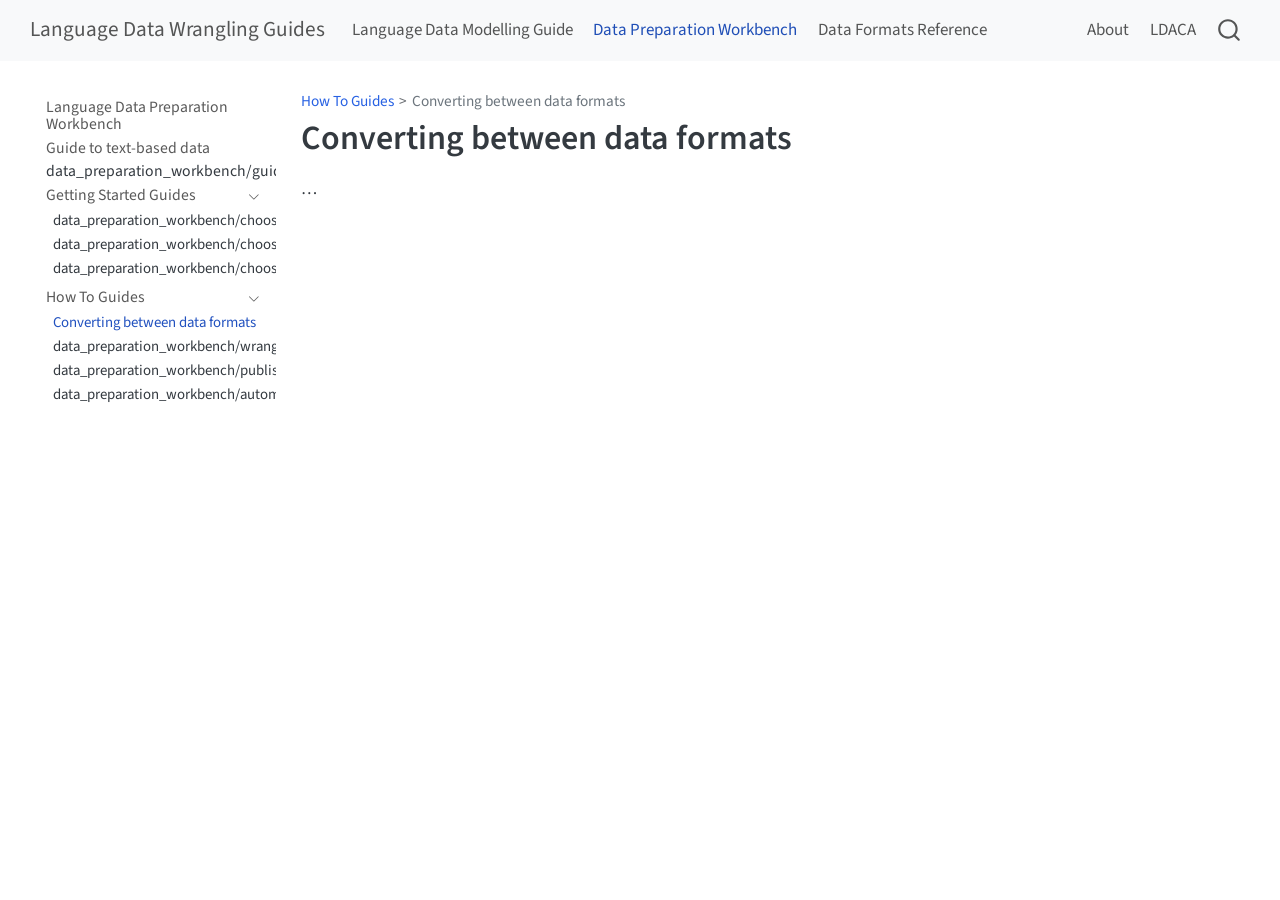
<file: data_preparation_workbench/conversion.html>
<!DOCTYPE html>
<html xmlns="http://www.w3.org/1999/xhtml" lang="en" xml:lang="en"><head>

<meta charset="utf-8">
<meta name="generator" content="quarto-1.9.38">

<meta name="viewport" content="width=device-width, initial-scale=1.0, user-scalable=yes">


<title>Converting between data formats – Language Data Wrangling Guides</title>
<style>
/* Default styles provided by pandoc.
** See https://pandoc.org/MANUAL.html#variables-for-html for config info.
*/
code{white-space: pre-wrap;}
span.smallcaps{font-variant: small-caps;}
div.columns{display: flex; gap: min(4vw, 1.5em);}
div.column{flex: auto; overflow-x: auto;}
div.hanging-indent{margin-left: 1.5em; text-indent: -1.5em;}
ul.task-list{list-style: none;}
ul.task-list li input[type="checkbox"] {
  width: 0.8em;
  margin: 0 0.8em 0.2em -1em; /* quarto-specific, see https://github.com/quarto-dev/quarto-cli/issues/4556 */ 
  vertical-align: middle;
}
</style>


<script src="../site_libs/quarto-nav/quarto-nav.js"></script>
<script src="../site_libs/quarto-nav/headroom.min.js"></script>
<script src="../site_libs/clipboard/clipboard.min.js"></script>
<script src="../site_libs/quarto-search/autocomplete.umd.js"></script>
<script src="../site_libs/quarto-search/fuse.min.js"></script>
<script src="../site_libs/quarto-search/quarto-search.js"></script>
<meta name="quarto:offset" content="../">
<script src="../site_libs/quarto-html/quarto.js" type="module"></script>
<script src="../site_libs/quarto-html/tabsets/tabsets.js" type="module"></script>
<script src="../site_libs/quarto-html/popper.min.js"></script>
<script src="../site_libs/quarto-html/tippy.umd.min.js"></script>
<script src="../site_libs/quarto-html/anchor.min.js"></script>
<link href="../site_libs/quarto-html/tippy.css" rel="stylesheet">
<link href="../site_libs/quarto-html/quarto-syntax-highlighting-15634bcf2e68342d4ad2dfa704d543f6.css" rel="stylesheet" id="quarto-text-highlighting-styles">
<script src="../site_libs/bootstrap/bootstrap.min.js"></script>
<link href="../site_libs/bootstrap/bootstrap-icons.css" rel="stylesheet">
<link href="../site_libs/bootstrap/bootstrap-bba5ebae505b5c03f3f0d8040a416a6b.min.css" rel="stylesheet" append-hash="true" id="quarto-bootstrap" data-mode="light">
<script id="quarto-search-options" type="application/json">{
  "location": "navbar",
  "copy-button": false,
  "collapse-after": 3,
  "panel-placement": "end",
  "type": "overlay",
  "limit": 50,
  "keyboard-shortcut": [
    "f",
    "/",
    "s"
  ],
  "show-item-context": false,
  "language": {
    "search-no-results-text": "No results",
    "search-matching-documents-text": "matching documents",
    "search-copy-link-title": "Copy link to search",
    "search-hide-matches-text": "Hide additional matches",
    "search-more-match-text": "more match in this document",
    "search-more-matches-text": "more matches in this document",
    "search-clear-button-title": "Clear",
    "search-text-placeholder": "",
    "search-detached-cancel-button-title": "Cancel",
    "search-submit-button-title": "Submit",
    "search-label": "Search"
  }
}</script>


<link rel="stylesheet" href="../styles.css">
</head>

<body class="nav-sidebar floating nav-fixed quarto-light">

<div id="quarto-search-results"></div>
  <header id="quarto-header" class="headroom fixed-top">
    <nav class="navbar navbar-expand-lg " data-bs-theme="dark">
      <div class="navbar-container container-fluid">
      <div class="navbar-brand-container mx-auto">
    <a class="navbar-brand" href="../index.html">
    <span class="navbar-title">Language Data Wrangling Guides</span>
    </a>
  </div>
            <div id="quarto-search" class="" title="Search"></div>
          <button class="navbar-toggler" type="button" data-bs-toggle="collapse" data-bs-target="#navbarCollapse" aria-controls="navbarCollapse" role="menu" aria-expanded="false" aria-label="Toggle navigation" onclick="if (window.quartoToggleHeadroom) { window.quartoToggleHeadroom(); }">
  <span class="navbar-toggler-icon"></span>
</button>
          <div class="collapse navbar-collapse" id="navbarCollapse">
            <ul class="navbar-nav navbar-nav-scroll me-auto">
  <li class="nav-item">
    <a class="nav-link" href="../data_modelling/index.html"> 
<span class="menu-text">Language Data Modelling Guide</span></a>
  </li>  
  <li class="nav-item">
    <a class="nav-link active" href="../data_preparation_workbench/index.html" aria-current="page"> 
<span class="menu-text">Data Preparation Workbench</span></a>
  </li>  
  <li class="nav-item">
    <a class="nav-link" href="../data_format_reference/index.html"> 
<span class="menu-text">Data Formats Reference</span></a>
  </li>  
</ul>
            <ul class="navbar-nav navbar-nav-scroll ms-auto">
  <li class="nav-item">
    <a class="nav-link" href="../about.html"> 
<span class="menu-text">About</span></a>
  </li>  
  <li class="nav-item">
    <a class="nav-link" href="https://www.ldaca.edu.au"> 
<span class="menu-text">LDACA</span></a>
  </li>  
</ul>
          </div> <!-- /navcollapse -->
            <div class="quarto-navbar-tools">
</div>
      </div> <!-- /container-fluid -->
    </nav>
  <nav class="quarto-secondary-nav">
    <div class="container-fluid d-flex">
      <button type="button" class="quarto-btn-toggle btn" data-bs-toggle="collapse" role="button" data-bs-target=".quarto-sidebar-collapse-item" aria-controls="quarto-sidebar" aria-expanded="false" aria-label="Toggle sidebar navigation" onclick="if (window.quartoToggleHeadroom) { window.quartoToggleHeadroom(); }">
        <i class="bi bi-layout-text-sidebar-reverse"></i>
      </button>
        <nav class="quarto-page-breadcrumbs" aria-label="breadcrumb"><ol class="breadcrumb"><li class="breadcrumb-item"><a href="../data_preparation_workbench/conversion.html">How To Guides</a></li><li class="breadcrumb-item"><a href="../data_preparation_workbench/conversion.html">Converting between data formats</a></li></ol></nav>
        <a class="flex-grow-1" role="navigation" data-bs-toggle="collapse" data-bs-target=".quarto-sidebar-collapse-item" aria-controls="quarto-sidebar" aria-expanded="false" aria-label="Toggle sidebar navigation" onclick="if (window.quartoToggleHeadroom) { window.quartoToggleHeadroom(); }">      
        </a>
    </div>
  </nav>
</header>
<!-- content -->
<div id="quarto-content" class="quarto-container page-columns page-rows-contents page-layout-article page-navbar">
<!-- sidebar -->
  <nav id="quarto-sidebar" class="sidebar collapse collapse-horizontal quarto-sidebar-collapse-item sidebar-navigation floating overflow-auto">
    <div class="sidebar-menu-container"> 
    <ul class="list-unstyled mt-1">
        <li class="sidebar-item">
  <div class="sidebar-item-container"> 
  <a href="../data_preparation_workbench/index.html" class="sidebar-item-text sidebar-link">
 <span class="menu-text">Language Data Preparation Workbench</span></a>
  </div>
</li>
        <li class="sidebar-item">
  <div class="sidebar-item-container"> 
  <a href="../data_preparation_workbench/guide_to_text.html" class="sidebar-item-text sidebar-link">
 <span class="menu-text">Guide to text-based data</span></a>
  </div>
</li>
        <li class="sidebar-item">
 <span class="menu-text">data_preparation_workbench/guide_to_audio.qmd</span>
  </li>
        <li class="sidebar-item sidebar-item-section">
      <div class="sidebar-item-container"> 
            <a class="sidebar-item-text sidebar-link text-start" data-bs-toggle="collapse" data-bs-target="#quarto-sidebar-section-1" role="navigation" aria-expanded="true">
 <span class="menu-text">Getting Started Guides</span></a>
          <a class="sidebar-item-toggle text-start" data-bs-toggle="collapse" data-bs-target="#quarto-sidebar-section-1" role="navigation" aria-expanded="true" aria-label="Toggle section">
            <i class="bi bi-chevron-right ms-2"></i>
          </a> 
      </div>
      <ul id="quarto-sidebar-section-1" class="collapse list-unstyled sidebar-section depth1 show">  
          <li class="sidebar-item">
 <span class="menu-text">data_preparation_workbench/choosing_a_format_for_working.qmd</span>
  </li>
          <li class="sidebar-item">
 <span class="menu-text">data_preparation_workbench/choosing_a_format_for_publishing.qmd</span>
  </li>
          <li class="sidebar-item">
 <span class="menu-text">data_preparation_workbench/choosing_a_format_for_archiving.qmd</span>
  </li>
      </ul>
  </li>
        <li class="sidebar-item sidebar-item-section">
      <div class="sidebar-item-container"> 
            <a class="sidebar-item-text sidebar-link text-start" data-bs-toggle="collapse" data-bs-target="#quarto-sidebar-section-2" role="navigation" aria-expanded="true">
 <span class="menu-text">How To Guides</span></a>
          <a class="sidebar-item-toggle text-start" data-bs-toggle="collapse" data-bs-target="#quarto-sidebar-section-2" role="navigation" aria-expanded="true" aria-label="Toggle section">
            <i class="bi bi-chevron-right ms-2"></i>
          </a> 
      </div>
      <ul id="quarto-sidebar-section-2" class="collapse list-unstyled sidebar-section depth1 show">  
          <li class="sidebar-item">
  <div class="sidebar-item-container"> 
  <a href="../data_preparation_workbench/conversion.html" class="sidebar-item-text sidebar-link active">
 <span class="menu-text">Converting between data formats</span></a>
  </div>
</li>
          <li class="sidebar-item">
 <span class="menu-text">data_preparation_workbench/wrangling.qmd</span>
  </li>
          <li class="sidebar-item">
 <span class="menu-text">data_preparation_workbench/publishing_archiving.qmd</span>
  </li>
          <li class="sidebar-item">
 <span class="menu-text">data_preparation_workbench/automating.qmd</span>
  </li>
      </ul>
  </li>
    </ul>
    </div>
</nav>
<div id="quarto-sidebar-glass" class="quarto-sidebar-collapse-item" data-bs-toggle="collapse" data-bs-target=".quarto-sidebar-collapse-item"></div>
<!-- margin-sidebar -->
    <div id="quarto-margin-sidebar" class="sidebar margin-sidebar zindex-bottom">
        
    </div>
<!-- main -->
<main class="content" id="quarto-document-content">

<header id="title-block-header" class="quarto-title-block default"><nav class="quarto-page-breadcrumbs quarto-title-breadcrumbs d-none d-lg-block" aria-label="breadcrumb"><ol class="breadcrumb"><li class="breadcrumb-item"><a href="../data_preparation_workbench/conversion.html">How To Guides</a></li><li class="breadcrumb-item"><a href="../data_preparation_workbench/conversion.html">Converting between data formats</a></li></ol></nav>
<div class="quarto-title">
<h1 class="title">Converting between data formats</h1>
</div>



<div class="quarto-title-meta">

    
  
    
  </div>
  


</header>


<p>…</p>



</main> <!-- /main -->
<script id="quarto-html-after-body" type="application/javascript">
  window.document.addEventListener("DOMContentLoaded", function (event) {
    const icon = "";
    const anchorJS = new window.AnchorJS();
    anchorJS.options = {
      placement: 'right',
      icon: icon
    };
    anchorJS.add('.anchored');
    const isCodeAnnotation = (el) => {
      for (const clz of el.classList) {
        if (clz.startsWith('code-annotation-')) {                     
          return true;
        }
      }
      return false;
    }
    const onCopySuccess = function(e) {
      // button target
      const button = e.trigger;
      // don't keep focus
      button.blur();
      // flash "checked"
      button.classList.add('code-copy-button-checked');
      var currentTitle = button.getAttribute("title");
      button.setAttribute("title", "Copied!");
      let tooltip;
      if (window.bootstrap) {
        button.setAttribute("data-bs-toggle", "tooltip");
        button.setAttribute("data-bs-placement", "left");
        button.setAttribute("data-bs-title", "Copied!");
        tooltip = new bootstrap.Tooltip(button, 
          { trigger: "manual", 
            customClass: "code-copy-button-tooltip",
            offset: [0, -8]});
        tooltip.show();    
      }
      setTimeout(function() {
        if (tooltip) {
          tooltip.hide();
          button.removeAttribute("data-bs-title");
          button.removeAttribute("data-bs-toggle");
          button.removeAttribute("data-bs-placement");
        }
        button.setAttribute("title", currentTitle);
        button.classList.remove('code-copy-button-checked');
      }, 1000);
      // clear code selection
      e.clearSelection();
    }
    const getTextToCopy = function(trigger) {
      const outerScaffold = trigger.parentElement.cloneNode(true);
      const codeEl = outerScaffold.querySelector('code');
      for (const childEl of codeEl.children) {
        if (isCodeAnnotation(childEl)) {
          childEl.remove();
        }
      }
      return codeEl.innerText;
    }
    const clipboard = new window.ClipboardJS('.code-copy-button:not([data-in-quarto-modal])', {
      text: getTextToCopy
    });
    clipboard.on('success', onCopySuccess);
    if (window.document.getElementById('quarto-embedded-source-code-modal')) {
      const clipboardModal = new window.ClipboardJS('.code-copy-button[data-in-quarto-modal]', {
        text: getTextToCopy,
        container: window.document.getElementById('quarto-embedded-source-code-modal')
      });
      clipboardModal.on('success', onCopySuccess);
    }
      var localhostRegex = new RegExp(/^(?:http|https):\/\/localhost\:?[0-9]*\//);
      var mailtoRegex = new RegExp(/^mailto:/);
        var filterRegex = new RegExp("https:\/\/Language-Research-Technology\.github\.io\/language-data-wrangling-guides\/");
      var isInternal = (href) => {
          return filterRegex.test(href) || localhostRegex.test(href) || mailtoRegex.test(href);
      }
      // Inspect non-navigation links and adorn them if external
     var links = window.document.querySelectorAll('a[href]:not(.nav-link):not(.navbar-brand):not(.toc-action):not(.sidebar-link):not(.sidebar-item-toggle):not(.pagination-link):not(.no-external):not([aria-hidden]):not(.dropdown-item):not(.quarto-navigation-tool):not(.about-link)');
      for (var i=0; i<links.length; i++) {
        const link = links[i];
        if (!isInternal(link.href)) {
          // undo the damage that might have been done by quarto-nav.js in the case of
          // links that we want to consider external
          if (link.dataset.originalHref !== undefined) {
            link.href = link.dataset.originalHref;
          }
        }
      }
    function tippyHover(el, contentFn, onTriggerFn, onUntriggerFn) {
      const config = {
        allowHTML: true,
        maxWidth: 500,
        delay: 100,
        arrow: false,
        appendTo: function(el) {
            return el.parentElement;
        },
        interactive: true,
        interactiveBorder: 10,
        theme: 'quarto',
        placement: 'bottom-start',
      };
      if (contentFn) {
        config.content = contentFn;
      }
      if (onTriggerFn) {
        config.onTrigger = onTriggerFn;
      }
      if (onUntriggerFn) {
        config.onUntrigger = onUntriggerFn;
      }
      window.tippy(el, config); 
    }
    const noterefs = window.document.querySelectorAll('a[role="doc-noteref"]');
    for (var i=0; i<noterefs.length; i++) {
      const ref = noterefs[i];
      tippyHover(ref, function() {
        // use id or data attribute instead here
        let href = ref.getAttribute('data-footnote-href') || ref.getAttribute('href');
        try { href = new URL(href).hash; } catch {}
        const id = href.replace(/^#\/?/, "");
        const note = window.document.getElementById(id);
        if (note) {
          return note.innerHTML;
        } else {
          return "";
        }
      });
    }
    const xrefs = window.document.querySelectorAll('a.quarto-xref');
    const processXRef = (id, note) => {
      // Strip column container classes
      const stripColumnClz = (el) => {
        el.classList.remove("page-full", "page-columns");
        if (el.children) {
          for (const child of el.children) {
            stripColumnClz(child);
          }
        }
      }
      stripColumnClz(note)
      if (id === null || id.startsWith('sec-')) {
        // Special case sections, only their first couple elements
        const container = document.createElement("div");
        if (note.children && note.children.length > 2) {
          container.appendChild(note.children[0].cloneNode(true));
          for (let i = 1; i < note.children.length; i++) {
            const child = note.children[i];
            if (child.tagName === "P" && child.innerText === "") {
              continue;
            } else {
              container.appendChild(child.cloneNode(true));
              break;
            }
          }
          if (window.Quarto?.typesetMath) {
            window.Quarto.typesetMath(container);
          }
          return container.innerHTML
        } else {
          if (window.Quarto?.typesetMath) {
            window.Quarto.typesetMath(note);
          }
          return note.innerHTML;
        }
      } else {
        // Remove any anchor links if they are present
        const anchorLink = note.querySelector('a.anchorjs-link');
        if (anchorLink) {
          anchorLink.remove();
        }
        if (window.Quarto?.typesetMath) {
          window.Quarto.typesetMath(note);
        }
        if (note.classList.contains("callout")) {
          return note.outerHTML;
        } else {
          return note.innerHTML;
        }
      }
    }
    for (var i=0; i<xrefs.length; i++) {
      const xref = xrefs[i];
      tippyHover(xref, undefined, function(instance) {
        instance.disable();
        let url = xref.getAttribute('href');
        let hash = undefined; 
        if (url.startsWith('#')) {
          hash = url;
        } else {
          try { hash = new URL(url).hash; } catch {}
        }
        if (hash) {
          const id = hash.replace(/^#\/?/, "");
          const note = window.document.getElementById(id);
          if (note !== null) {
            try {
              const html = processXRef(id, note.cloneNode(true));
              instance.setContent(html);
            } finally {
              instance.enable();
              instance.show();
            }
          } else {
            // See if we can fetch this
            fetch(url.split('#')[0])
            .then(res => res.text())
            .then(html => {
              const parser = new DOMParser();
              const htmlDoc = parser.parseFromString(html, "text/html");
              const note = htmlDoc.getElementById(id);
              if (note !== null) {
                const html = processXRef(id, note);
                instance.setContent(html);
              } 
            }).finally(() => {
              instance.enable();
              instance.show();
            });
          }
        } else {
          // See if we can fetch a full url (with no hash to target)
          // This is a special case and we should probably do some content thinning / targeting
          fetch(url)
          .then(res => res.text())
          .then(html => {
            const parser = new DOMParser();
            const htmlDoc = parser.parseFromString(html, "text/html");
            const note = htmlDoc.querySelector('main.content');
            if (note !== null) {
              // This should only happen for chapter cross references
              // (since there is no id in the URL)
              // remove the first header
              if (note.children.length > 0 && note.children[0].tagName === "HEADER") {
                note.children[0].remove();
              }
              const html = processXRef(null, note);
              instance.setContent(html);
            } 
          }).finally(() => {
            instance.enable();
            instance.show();
          });
        }
      }, function(instance) {
      });
    }
        let selectedAnnoteEl;
        const selectorForAnnotation = ( cell, annotation) => {
          let cellAttr = 'data-code-cell="' + cell + '"';
          let lineAttr = 'data-code-annotation="' +  annotation + '"';
          const selector = 'span[' + cellAttr + '][' + lineAttr + ']';
          return selector;
        }
        const selectCodeLines = (annoteEl) => {
          const doc = window.document;
          const targetCell = annoteEl.getAttribute("data-target-cell");
          const targetAnnotation = annoteEl.getAttribute("data-target-annotation");
          const annoteSpan = window.document.querySelector(selectorForAnnotation(targetCell, targetAnnotation));
          const lines = annoteSpan.getAttribute("data-code-lines").split(",");
          const lineIds = lines.map((line) => {
            return targetCell + "-" + line;
          })
          let top = null;
          let height = null;
          let parent = null;
          if (lineIds.length > 0) {
              //compute the position of the single el (top and bottom and make a div)
              const el = window.document.getElementById(lineIds[0]);
              top = el.offsetTop;
              height = el.offsetHeight;
              parent = el.parentElement.parentElement;
            if (lineIds.length > 1) {
              const lastEl = window.document.getElementById(lineIds[lineIds.length - 1]);
              const bottom = lastEl.offsetTop + lastEl.offsetHeight;
              height = bottom - top;
            }
            if (top !== null && height !== null && parent !== null) {
              // cook up a div (if necessary) and position it 
              let div = window.document.getElementById("code-annotation-line-highlight");
              if (div === null) {
                div = window.document.createElement("div");
                div.setAttribute("id", "code-annotation-line-highlight");
                div.style.position = 'absolute';
                parent.appendChild(div);
              }
              div.style.top = top - 2 + "px";
              div.style.height = height + 4 + "px";
              div.style.left = 0;
              let gutterDiv = window.document.getElementById("code-annotation-line-highlight-gutter");
              if (gutterDiv === null) {
                gutterDiv = window.document.createElement("div");
                gutterDiv.setAttribute("id", "code-annotation-line-highlight-gutter");
                gutterDiv.style.position = 'absolute';
                const codeCell = window.document.getElementById(targetCell);
                const gutter = codeCell.querySelector('.code-annotation-gutter');
                gutter.appendChild(gutterDiv);
              }
              gutterDiv.style.top = top - 2 + "px";
              gutterDiv.style.height = height + 4 + "px";
            }
            selectedAnnoteEl = annoteEl;
          }
        };
        const unselectCodeLines = () => {
          const elementsIds = ["code-annotation-line-highlight", "code-annotation-line-highlight-gutter"];
          elementsIds.forEach((elId) => {
            const div = window.document.getElementById(elId);
            if (div) {
              div.remove();
            }
          });
          selectedAnnoteEl = undefined;
        };
          // Handle positioning of the toggle
      window.addEventListener(
        "resize",
        throttle(() => {
          elRect = undefined;
          if (selectedAnnoteEl) {
            selectCodeLines(selectedAnnoteEl);
          }
        }, 10)
      );
      function throttle(fn, ms) {
      let throttle = false;
      let timer;
        return (...args) => {
          if(!throttle) { // first call gets through
              fn.apply(this, args);
              throttle = true;
          } else { // all the others get throttled
              if(timer) clearTimeout(timer); // cancel #2
              timer = setTimeout(() => {
                fn.apply(this, args);
                timer = throttle = false;
              }, ms);
          }
        };
      }
        // Attach click handler to the DT
        const annoteDls = window.document.querySelectorAll('dt[data-target-cell]');
        for (const annoteDlNode of annoteDls) {
          annoteDlNode.addEventListener('click', (event) => {
            const clickedEl = event.target;
            if (clickedEl !== selectedAnnoteEl) {
              unselectCodeLines();
              const activeEl = window.document.querySelector('dt[data-target-cell].code-annotation-active');
              if (activeEl) {
                activeEl.classList.remove('code-annotation-active');
              }
              selectCodeLines(clickedEl);
              clickedEl.classList.add('code-annotation-active');
            } else {
              // Unselect the line
              unselectCodeLines();
              clickedEl.classList.remove('code-annotation-active');
            }
          });
        }
    const findCites = (el) => {
      const parentEl = el.parentElement;
      if (parentEl) {
        const cites = parentEl.dataset.cites;
        if (cites) {
          return {
            el,
            cites: cites.split(' ')
          };
        } else {
          return findCites(el.parentElement)
        }
      } else {
        return undefined;
      }
    };
    var bibliorefs = window.document.querySelectorAll('a[role="doc-biblioref"]');
    for (var i=0; i<bibliorefs.length; i++) {
      const ref = bibliorefs[i];
      const citeInfo = findCites(ref);
      if (citeInfo) {
        tippyHover(citeInfo.el, function() {
          var popup = window.document.createElement('div');
          citeInfo.cites.forEach(function(cite) {
            var citeDiv = window.document.createElement('div');
            citeDiv.classList.add('hanging-indent');
            citeDiv.classList.add('csl-entry');
            var biblioDiv = window.document.getElementById('ref-' + cite);
            if (biblioDiv) {
              citeDiv.innerHTML = biblioDiv.innerHTML;
            }
            popup.appendChild(citeDiv);
          });
          return popup.innerHTML;
        });
      }
    }
  });
  </script>
</div> <!-- /content -->




</body></html>
</file>
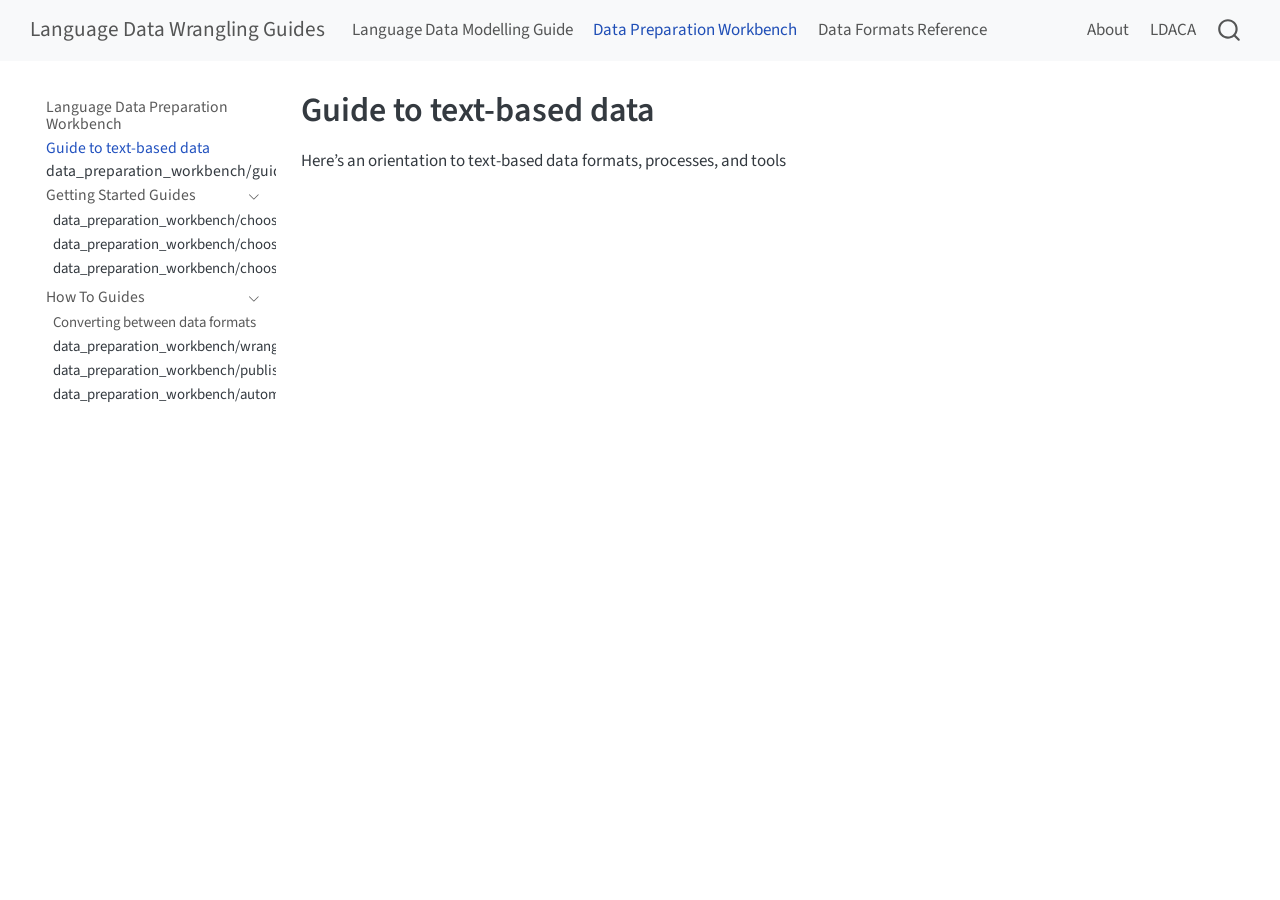
<file: data_preparation_workbench/guide_to_text.html>
<!DOCTYPE html>
<html xmlns="http://www.w3.org/1999/xhtml" lang="en" xml:lang="en"><head>

<meta charset="utf-8">
<meta name="generator" content="quarto-1.9.38">

<meta name="viewport" content="width=device-width, initial-scale=1.0, user-scalable=yes">


<title>Guide to text-based data – Language Data Wrangling Guides</title>
<style>
/* Default styles provided by pandoc.
** See https://pandoc.org/MANUAL.html#variables-for-html for config info.
*/
code{white-space: pre-wrap;}
span.smallcaps{font-variant: small-caps;}
div.columns{display: flex; gap: min(4vw, 1.5em);}
div.column{flex: auto; overflow-x: auto;}
div.hanging-indent{margin-left: 1.5em; text-indent: -1.5em;}
ul.task-list{list-style: none;}
ul.task-list li input[type="checkbox"] {
  width: 0.8em;
  margin: 0 0.8em 0.2em -1em; /* quarto-specific, see https://github.com/quarto-dev/quarto-cli/issues/4556 */ 
  vertical-align: middle;
}
</style>


<script src="../site_libs/quarto-nav/quarto-nav.js"></script>
<script src="../site_libs/quarto-nav/headroom.min.js"></script>
<script src="../site_libs/clipboard/clipboard.min.js"></script>
<script src="../site_libs/quarto-search/autocomplete.umd.js"></script>
<script src="../site_libs/quarto-search/fuse.min.js"></script>
<script src="../site_libs/quarto-search/quarto-search.js"></script>
<meta name="quarto:offset" content="../">
<script src="../site_libs/quarto-html/quarto.js" type="module"></script>
<script src="../site_libs/quarto-html/tabsets/tabsets.js" type="module"></script>
<script src="../site_libs/quarto-html/popper.min.js"></script>
<script src="../site_libs/quarto-html/tippy.umd.min.js"></script>
<script src="../site_libs/quarto-html/anchor.min.js"></script>
<link href="../site_libs/quarto-html/tippy.css" rel="stylesheet">
<link href="../site_libs/quarto-html/quarto-syntax-highlighting-15634bcf2e68342d4ad2dfa704d543f6.css" rel="stylesheet" id="quarto-text-highlighting-styles">
<script src="../site_libs/bootstrap/bootstrap.min.js"></script>
<link href="../site_libs/bootstrap/bootstrap-icons.css" rel="stylesheet">
<link href="../site_libs/bootstrap/bootstrap-bba5ebae505b5c03f3f0d8040a416a6b.min.css" rel="stylesheet" append-hash="true" id="quarto-bootstrap" data-mode="light">
<script id="quarto-search-options" type="application/json">{
  "location": "navbar",
  "copy-button": false,
  "collapse-after": 3,
  "panel-placement": "end",
  "type": "overlay",
  "limit": 50,
  "keyboard-shortcut": [
    "f",
    "/",
    "s"
  ],
  "show-item-context": false,
  "language": {
    "search-no-results-text": "No results",
    "search-matching-documents-text": "matching documents",
    "search-copy-link-title": "Copy link to search",
    "search-hide-matches-text": "Hide additional matches",
    "search-more-match-text": "more match in this document",
    "search-more-matches-text": "more matches in this document",
    "search-clear-button-title": "Clear",
    "search-text-placeholder": "",
    "search-detached-cancel-button-title": "Cancel",
    "search-submit-button-title": "Submit",
    "search-label": "Search"
  }
}</script>


<link rel="stylesheet" href="../styles.css">
</head>

<body class="nav-sidebar floating nav-fixed quarto-light">

<div id="quarto-search-results"></div>
  <header id="quarto-header" class="headroom fixed-top">
    <nav class="navbar navbar-expand-lg " data-bs-theme="dark">
      <div class="navbar-container container-fluid">
      <div class="navbar-brand-container mx-auto">
    <a class="navbar-brand" href="../index.html">
    <span class="navbar-title">Language Data Wrangling Guides</span>
    </a>
  </div>
            <div id="quarto-search" class="" title="Search"></div>
          <button class="navbar-toggler" type="button" data-bs-toggle="collapse" data-bs-target="#navbarCollapse" aria-controls="navbarCollapse" role="menu" aria-expanded="false" aria-label="Toggle navigation" onclick="if (window.quartoToggleHeadroom) { window.quartoToggleHeadroom(); }">
  <span class="navbar-toggler-icon"></span>
</button>
          <div class="collapse navbar-collapse" id="navbarCollapse">
            <ul class="navbar-nav navbar-nav-scroll me-auto">
  <li class="nav-item">
    <a class="nav-link" href="../data_modelling/index.html"> 
<span class="menu-text">Language Data Modelling Guide</span></a>
  </li>  
  <li class="nav-item">
    <a class="nav-link active" href="../data_preparation_workbench/index.html" aria-current="page"> 
<span class="menu-text">Data Preparation Workbench</span></a>
  </li>  
  <li class="nav-item">
    <a class="nav-link" href="../data_format_reference/index.html"> 
<span class="menu-text">Data Formats Reference</span></a>
  </li>  
</ul>
            <ul class="navbar-nav navbar-nav-scroll ms-auto">
  <li class="nav-item">
    <a class="nav-link" href="../about.html"> 
<span class="menu-text">About</span></a>
  </li>  
  <li class="nav-item">
    <a class="nav-link" href="https://www.ldaca.edu.au"> 
<span class="menu-text">LDACA</span></a>
  </li>  
</ul>
          </div> <!-- /navcollapse -->
            <div class="quarto-navbar-tools">
</div>
      </div> <!-- /container-fluid -->
    </nav>
  <nav class="quarto-secondary-nav">
    <div class="container-fluid d-flex">
      <button type="button" class="quarto-btn-toggle btn" data-bs-toggle="collapse" role="button" data-bs-target=".quarto-sidebar-collapse-item" aria-controls="quarto-sidebar" aria-expanded="false" aria-label="Toggle sidebar navigation" onclick="if (window.quartoToggleHeadroom) { window.quartoToggleHeadroom(); }">
        <i class="bi bi-layout-text-sidebar-reverse"></i>
      </button>
        <nav class="quarto-page-breadcrumbs" aria-label="breadcrumb"><ol class="breadcrumb"><li class="breadcrumb-item"><a href="../data_preparation_workbench/guide_to_text.html">Guide to text-based data</a></li></ol></nav>
        <a class="flex-grow-1" role="navigation" data-bs-toggle="collapse" data-bs-target=".quarto-sidebar-collapse-item" aria-controls="quarto-sidebar" aria-expanded="false" aria-label="Toggle sidebar navigation" onclick="if (window.quartoToggleHeadroom) { window.quartoToggleHeadroom(); }">      
        </a>
    </div>
  </nav>
</header>
<!-- content -->
<div id="quarto-content" class="quarto-container page-columns page-rows-contents page-layout-article page-navbar">
<!-- sidebar -->
  <nav id="quarto-sidebar" class="sidebar collapse collapse-horizontal quarto-sidebar-collapse-item sidebar-navigation floating overflow-auto">
    <div class="sidebar-menu-container"> 
    <ul class="list-unstyled mt-1">
        <li class="sidebar-item">
  <div class="sidebar-item-container"> 
  <a href="../data_preparation_workbench/index.html" class="sidebar-item-text sidebar-link">
 <span class="menu-text">Language Data Preparation Workbench</span></a>
  </div>
</li>
        <li class="sidebar-item">
  <div class="sidebar-item-container"> 
  <a href="../data_preparation_workbench/guide_to_text.html" class="sidebar-item-text sidebar-link active">
 <span class="menu-text">Guide to text-based data</span></a>
  </div>
</li>
        <li class="sidebar-item">
 <span class="menu-text">data_preparation_workbench/guide_to_audio.qmd</span>
  </li>
        <li class="sidebar-item sidebar-item-section">
      <div class="sidebar-item-container"> 
            <a class="sidebar-item-text sidebar-link text-start" data-bs-toggle="collapse" data-bs-target="#quarto-sidebar-section-1" role="navigation" aria-expanded="true">
 <span class="menu-text">Getting Started Guides</span></a>
          <a class="sidebar-item-toggle text-start" data-bs-toggle="collapse" data-bs-target="#quarto-sidebar-section-1" role="navigation" aria-expanded="true" aria-label="Toggle section">
            <i class="bi bi-chevron-right ms-2"></i>
          </a> 
      </div>
      <ul id="quarto-sidebar-section-1" class="collapse list-unstyled sidebar-section depth1 show">  
          <li class="sidebar-item">
 <span class="menu-text">data_preparation_workbench/choosing_a_format_for_working.qmd</span>
  </li>
          <li class="sidebar-item">
 <span class="menu-text">data_preparation_workbench/choosing_a_format_for_publishing.qmd</span>
  </li>
          <li class="sidebar-item">
 <span class="menu-text">data_preparation_workbench/choosing_a_format_for_archiving.qmd</span>
  </li>
      </ul>
  </li>
        <li class="sidebar-item sidebar-item-section">
      <div class="sidebar-item-container"> 
            <a class="sidebar-item-text sidebar-link text-start" data-bs-toggle="collapse" data-bs-target="#quarto-sidebar-section-2" role="navigation" aria-expanded="true">
 <span class="menu-text">How To Guides</span></a>
          <a class="sidebar-item-toggle text-start" data-bs-toggle="collapse" data-bs-target="#quarto-sidebar-section-2" role="navigation" aria-expanded="true" aria-label="Toggle section">
            <i class="bi bi-chevron-right ms-2"></i>
          </a> 
      </div>
      <ul id="quarto-sidebar-section-2" class="collapse list-unstyled sidebar-section depth1 show">  
          <li class="sidebar-item">
  <div class="sidebar-item-container"> 
  <a href="../data_preparation_workbench/conversion.html" class="sidebar-item-text sidebar-link">
 <span class="menu-text">Converting between data formats</span></a>
  </div>
</li>
          <li class="sidebar-item">
 <span class="menu-text">data_preparation_workbench/wrangling.qmd</span>
  </li>
          <li class="sidebar-item">
 <span class="menu-text">data_preparation_workbench/publishing_archiving.qmd</span>
  </li>
          <li class="sidebar-item">
 <span class="menu-text">data_preparation_workbench/automating.qmd</span>
  </li>
      </ul>
  </li>
    </ul>
    </div>
</nav>
<div id="quarto-sidebar-glass" class="quarto-sidebar-collapse-item" data-bs-toggle="collapse" data-bs-target=".quarto-sidebar-collapse-item"></div>
<!-- margin-sidebar -->
    <div id="quarto-margin-sidebar" class="sidebar margin-sidebar zindex-bottom">
        
    </div>
<!-- main -->
<main class="content" id="quarto-document-content">

<header id="title-block-header" class="quarto-title-block default">
<div class="quarto-title">
<h1 class="title">Guide to text-based data</h1>
</div>



<div class="quarto-title-meta">

    
  
    
  </div>
  


</header>


<p>Here’s an orientation to text-based data formats, processes, and tools</p>



</main> <!-- /main -->
<script id="quarto-html-after-body" type="application/javascript">
  window.document.addEventListener("DOMContentLoaded", function (event) {
    const icon = "";
    const anchorJS = new window.AnchorJS();
    anchorJS.options = {
      placement: 'right',
      icon: icon
    };
    anchorJS.add('.anchored');
    const isCodeAnnotation = (el) => {
      for (const clz of el.classList) {
        if (clz.startsWith('code-annotation-')) {                     
          return true;
        }
      }
      return false;
    }
    const onCopySuccess = function(e) {
      // button target
      const button = e.trigger;
      // don't keep focus
      button.blur();
      // flash "checked"
      button.classList.add('code-copy-button-checked');
      var currentTitle = button.getAttribute("title");
      button.setAttribute("title", "Copied!");
      let tooltip;
      if (window.bootstrap) {
        button.setAttribute("data-bs-toggle", "tooltip");
        button.setAttribute("data-bs-placement", "left");
        button.setAttribute("data-bs-title", "Copied!");
        tooltip = new bootstrap.Tooltip(button, 
          { trigger: "manual", 
            customClass: "code-copy-button-tooltip",
            offset: [0, -8]});
        tooltip.show();    
      }
      setTimeout(function() {
        if (tooltip) {
          tooltip.hide();
          button.removeAttribute("data-bs-title");
          button.removeAttribute("data-bs-toggle");
          button.removeAttribute("data-bs-placement");
        }
        button.setAttribute("title", currentTitle);
        button.classList.remove('code-copy-button-checked');
      }, 1000);
      // clear code selection
      e.clearSelection();
    }
    const getTextToCopy = function(trigger) {
      const outerScaffold = trigger.parentElement.cloneNode(true);
      const codeEl = outerScaffold.querySelector('code');
      for (const childEl of codeEl.children) {
        if (isCodeAnnotation(childEl)) {
          childEl.remove();
        }
      }
      return codeEl.innerText;
    }
    const clipboard = new window.ClipboardJS('.code-copy-button:not([data-in-quarto-modal])', {
      text: getTextToCopy
    });
    clipboard.on('success', onCopySuccess);
    if (window.document.getElementById('quarto-embedded-source-code-modal')) {
      const clipboardModal = new window.ClipboardJS('.code-copy-button[data-in-quarto-modal]', {
        text: getTextToCopy,
        container: window.document.getElementById('quarto-embedded-source-code-modal')
      });
      clipboardModal.on('success', onCopySuccess);
    }
      var localhostRegex = new RegExp(/^(?:http|https):\/\/localhost\:?[0-9]*\//);
      var mailtoRegex = new RegExp(/^mailto:/);
        var filterRegex = new RegExp("https:\/\/Language-Research-Technology\.github\.io\/language-data-wrangling-guides\/");
      var isInternal = (href) => {
          return filterRegex.test(href) || localhostRegex.test(href) || mailtoRegex.test(href);
      }
      // Inspect non-navigation links and adorn them if external
     var links = window.document.querySelectorAll('a[href]:not(.nav-link):not(.navbar-brand):not(.toc-action):not(.sidebar-link):not(.sidebar-item-toggle):not(.pagination-link):not(.no-external):not([aria-hidden]):not(.dropdown-item):not(.quarto-navigation-tool):not(.about-link)');
      for (var i=0; i<links.length; i++) {
        const link = links[i];
        if (!isInternal(link.href)) {
          // undo the damage that might have been done by quarto-nav.js in the case of
          // links that we want to consider external
          if (link.dataset.originalHref !== undefined) {
            link.href = link.dataset.originalHref;
          }
        }
      }
    function tippyHover(el, contentFn, onTriggerFn, onUntriggerFn) {
      const config = {
        allowHTML: true,
        maxWidth: 500,
        delay: 100,
        arrow: false,
        appendTo: function(el) {
            return el.parentElement;
        },
        interactive: true,
        interactiveBorder: 10,
        theme: 'quarto',
        placement: 'bottom-start',
      };
      if (contentFn) {
        config.content = contentFn;
      }
      if (onTriggerFn) {
        config.onTrigger = onTriggerFn;
      }
      if (onUntriggerFn) {
        config.onUntrigger = onUntriggerFn;
      }
      window.tippy(el, config); 
    }
    const noterefs = window.document.querySelectorAll('a[role="doc-noteref"]');
    for (var i=0; i<noterefs.length; i++) {
      const ref = noterefs[i];
      tippyHover(ref, function() {
        // use id or data attribute instead here
        let href = ref.getAttribute('data-footnote-href') || ref.getAttribute('href');
        try { href = new URL(href).hash; } catch {}
        const id = href.replace(/^#\/?/, "");
        const note = window.document.getElementById(id);
        if (note) {
          return note.innerHTML;
        } else {
          return "";
        }
      });
    }
    const xrefs = window.document.querySelectorAll('a.quarto-xref');
    const processXRef = (id, note) => {
      // Strip column container classes
      const stripColumnClz = (el) => {
        el.classList.remove("page-full", "page-columns");
        if (el.children) {
          for (const child of el.children) {
            stripColumnClz(child);
          }
        }
      }
      stripColumnClz(note)
      if (id === null || id.startsWith('sec-')) {
        // Special case sections, only their first couple elements
        const container = document.createElement("div");
        if (note.children && note.children.length > 2) {
          container.appendChild(note.children[0].cloneNode(true));
          for (let i = 1; i < note.children.length; i++) {
            const child = note.children[i];
            if (child.tagName === "P" && child.innerText === "") {
              continue;
            } else {
              container.appendChild(child.cloneNode(true));
              break;
            }
          }
          if (window.Quarto?.typesetMath) {
            window.Quarto.typesetMath(container);
          }
          return container.innerHTML
        } else {
          if (window.Quarto?.typesetMath) {
            window.Quarto.typesetMath(note);
          }
          return note.innerHTML;
        }
      } else {
        // Remove any anchor links if they are present
        const anchorLink = note.querySelector('a.anchorjs-link');
        if (anchorLink) {
          anchorLink.remove();
        }
        if (window.Quarto?.typesetMath) {
          window.Quarto.typesetMath(note);
        }
        if (note.classList.contains("callout")) {
          return note.outerHTML;
        } else {
          return note.innerHTML;
        }
      }
    }
    for (var i=0; i<xrefs.length; i++) {
      const xref = xrefs[i];
      tippyHover(xref, undefined, function(instance) {
        instance.disable();
        let url = xref.getAttribute('href');
        let hash = undefined; 
        if (url.startsWith('#')) {
          hash = url;
        } else {
          try { hash = new URL(url).hash; } catch {}
        }
        if (hash) {
          const id = hash.replace(/^#\/?/, "");
          const note = window.document.getElementById(id);
          if (note !== null) {
            try {
              const html = processXRef(id, note.cloneNode(true));
              instance.setContent(html);
            } finally {
              instance.enable();
              instance.show();
            }
          } else {
            // See if we can fetch this
            fetch(url.split('#')[0])
            .then(res => res.text())
            .then(html => {
              const parser = new DOMParser();
              const htmlDoc = parser.parseFromString(html, "text/html");
              const note = htmlDoc.getElementById(id);
              if (note !== null) {
                const html = processXRef(id, note);
                instance.setContent(html);
              } 
            }).finally(() => {
              instance.enable();
              instance.show();
            });
          }
        } else {
          // See if we can fetch a full url (with no hash to target)
          // This is a special case and we should probably do some content thinning / targeting
          fetch(url)
          .then(res => res.text())
          .then(html => {
            const parser = new DOMParser();
            const htmlDoc = parser.parseFromString(html, "text/html");
            const note = htmlDoc.querySelector('main.content');
            if (note !== null) {
              // This should only happen for chapter cross references
              // (since there is no id in the URL)
              // remove the first header
              if (note.children.length > 0 && note.children[0].tagName === "HEADER") {
                note.children[0].remove();
              }
              const html = processXRef(null, note);
              instance.setContent(html);
            } 
          }).finally(() => {
            instance.enable();
            instance.show();
          });
        }
      }, function(instance) {
      });
    }
        let selectedAnnoteEl;
        const selectorForAnnotation = ( cell, annotation) => {
          let cellAttr = 'data-code-cell="' + cell + '"';
          let lineAttr = 'data-code-annotation="' +  annotation + '"';
          const selector = 'span[' + cellAttr + '][' + lineAttr + ']';
          return selector;
        }
        const selectCodeLines = (annoteEl) => {
          const doc = window.document;
          const targetCell = annoteEl.getAttribute("data-target-cell");
          const targetAnnotation = annoteEl.getAttribute("data-target-annotation");
          const annoteSpan = window.document.querySelector(selectorForAnnotation(targetCell, targetAnnotation));
          const lines = annoteSpan.getAttribute("data-code-lines").split(",");
          const lineIds = lines.map((line) => {
            return targetCell + "-" + line;
          })
          let top = null;
          let height = null;
          let parent = null;
          if (lineIds.length > 0) {
              //compute the position of the single el (top and bottom and make a div)
              const el = window.document.getElementById(lineIds[0]);
              top = el.offsetTop;
              height = el.offsetHeight;
              parent = el.parentElement.parentElement;
            if (lineIds.length > 1) {
              const lastEl = window.document.getElementById(lineIds[lineIds.length - 1]);
              const bottom = lastEl.offsetTop + lastEl.offsetHeight;
              height = bottom - top;
            }
            if (top !== null && height !== null && parent !== null) {
              // cook up a div (if necessary) and position it 
              let div = window.document.getElementById("code-annotation-line-highlight");
              if (div === null) {
                div = window.document.createElement("div");
                div.setAttribute("id", "code-annotation-line-highlight");
                div.style.position = 'absolute';
                parent.appendChild(div);
              }
              div.style.top = top - 2 + "px";
              div.style.height = height + 4 + "px";
              div.style.left = 0;
              let gutterDiv = window.document.getElementById("code-annotation-line-highlight-gutter");
              if (gutterDiv === null) {
                gutterDiv = window.document.createElement("div");
                gutterDiv.setAttribute("id", "code-annotation-line-highlight-gutter");
                gutterDiv.style.position = 'absolute';
                const codeCell = window.document.getElementById(targetCell);
                const gutter = codeCell.querySelector('.code-annotation-gutter');
                gutter.appendChild(gutterDiv);
              }
              gutterDiv.style.top = top - 2 + "px";
              gutterDiv.style.height = height + 4 + "px";
            }
            selectedAnnoteEl = annoteEl;
          }
        };
        const unselectCodeLines = () => {
          const elementsIds = ["code-annotation-line-highlight", "code-annotation-line-highlight-gutter"];
          elementsIds.forEach((elId) => {
            const div = window.document.getElementById(elId);
            if (div) {
              div.remove();
            }
          });
          selectedAnnoteEl = undefined;
        };
          // Handle positioning of the toggle
      window.addEventListener(
        "resize",
        throttle(() => {
          elRect = undefined;
          if (selectedAnnoteEl) {
            selectCodeLines(selectedAnnoteEl);
          }
        }, 10)
      );
      function throttle(fn, ms) {
      let throttle = false;
      let timer;
        return (...args) => {
          if(!throttle) { // first call gets through
              fn.apply(this, args);
              throttle = true;
          } else { // all the others get throttled
              if(timer) clearTimeout(timer); // cancel #2
              timer = setTimeout(() => {
                fn.apply(this, args);
                timer = throttle = false;
              }, ms);
          }
        };
      }
        // Attach click handler to the DT
        const annoteDls = window.document.querySelectorAll('dt[data-target-cell]');
        for (const annoteDlNode of annoteDls) {
          annoteDlNode.addEventListener('click', (event) => {
            const clickedEl = event.target;
            if (clickedEl !== selectedAnnoteEl) {
              unselectCodeLines();
              const activeEl = window.document.querySelector('dt[data-target-cell].code-annotation-active');
              if (activeEl) {
                activeEl.classList.remove('code-annotation-active');
              }
              selectCodeLines(clickedEl);
              clickedEl.classList.add('code-annotation-active');
            } else {
              // Unselect the line
              unselectCodeLines();
              clickedEl.classList.remove('code-annotation-active');
            }
          });
        }
    const findCites = (el) => {
      const parentEl = el.parentElement;
      if (parentEl) {
        const cites = parentEl.dataset.cites;
        if (cites) {
          return {
            el,
            cites: cites.split(' ')
          };
        } else {
          return findCites(el.parentElement)
        }
      } else {
        return undefined;
      }
    };
    var bibliorefs = window.document.querySelectorAll('a[role="doc-biblioref"]');
    for (var i=0; i<bibliorefs.length; i++) {
      const ref = bibliorefs[i];
      const citeInfo = findCites(ref);
      if (citeInfo) {
        tippyHover(citeInfo.el, function() {
          var popup = window.document.createElement('div');
          citeInfo.cites.forEach(function(cite) {
            var citeDiv = window.document.createElement('div');
            citeDiv.classList.add('hanging-indent');
            citeDiv.classList.add('csl-entry');
            var biblioDiv = window.document.getElementById('ref-' + cite);
            if (biblioDiv) {
              citeDiv.innerHTML = biblioDiv.innerHTML;
            }
            popup.appendChild(citeDiv);
          });
          return popup.innerHTML;
        });
      }
    }
  });
  </script>
</div> <!-- /content -->




</body></html>
</file>
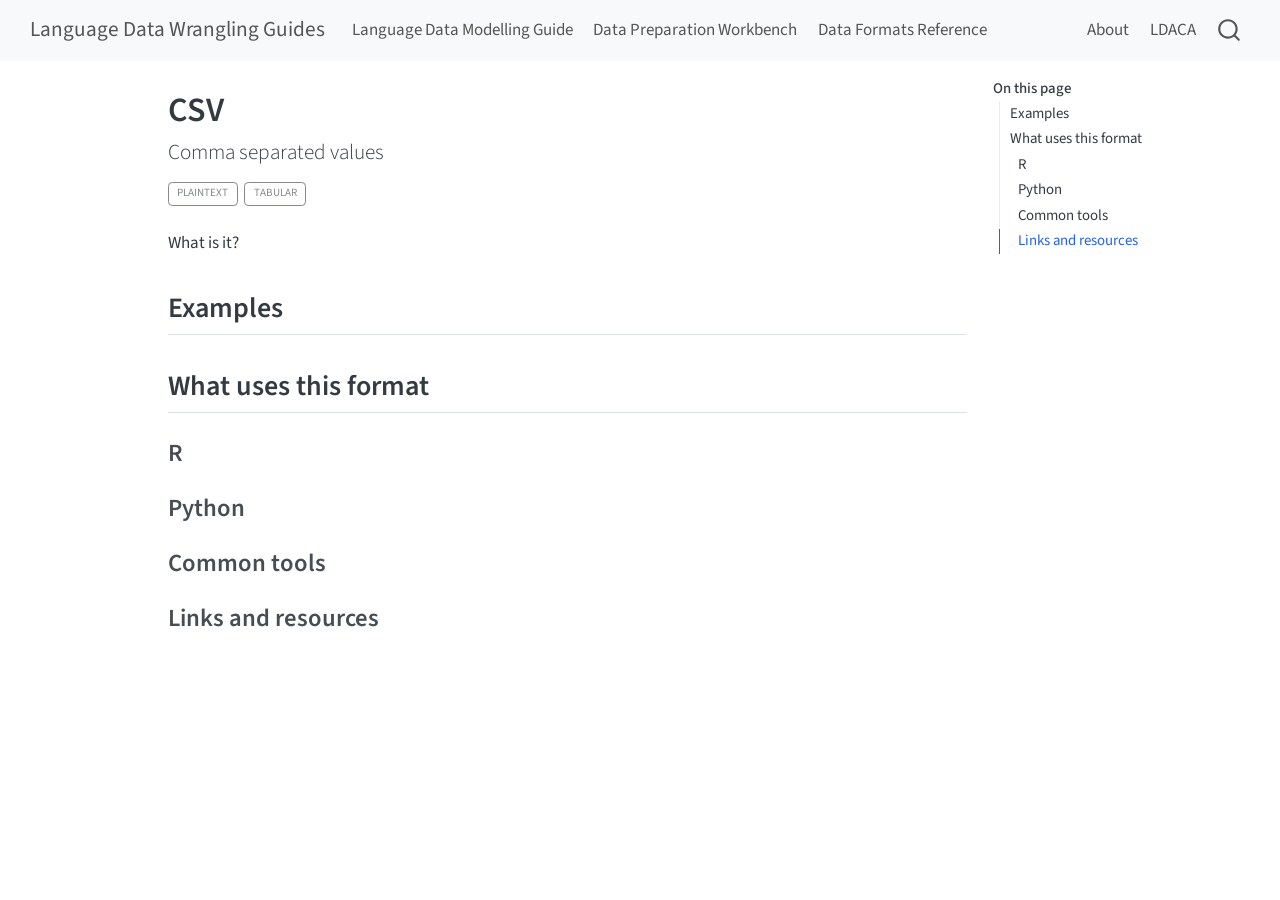
<file: data_format_reference/formats/csv.html>
<!DOCTYPE html>
<html xmlns="http://www.w3.org/1999/xhtml" lang="en" xml:lang="en"><head>

<meta charset="utf-8">
<meta name="generator" content="quarto-1.9.38">

<meta name="viewport" content="width=device-width, initial-scale=1.0, user-scalable=yes">


<title>CSV – Language Data Wrangling Guides</title>
<style>
/* Default styles provided by pandoc.
** See https://pandoc.org/MANUAL.html#variables-for-html for config info.
*/
code{white-space: pre-wrap;}
span.smallcaps{font-variant: small-caps;}
div.columns{display: flex; gap: min(4vw, 1.5em);}
div.column{flex: auto; overflow-x: auto;}
div.hanging-indent{margin-left: 1.5em; text-indent: -1.5em;}
ul.task-list{list-style: none;}
ul.task-list li input[type="checkbox"] {
  width: 0.8em;
  margin: 0 0.8em 0.2em -1em; /* quarto-specific, see https://github.com/quarto-dev/quarto-cli/issues/4556 */ 
  vertical-align: middle;
}
</style>


<script src="../../site_libs/quarto-nav/quarto-nav.js"></script>
<script src="../../site_libs/quarto-nav/headroom.min.js"></script>
<script src="../../site_libs/clipboard/clipboard.min.js"></script>
<script src="../../site_libs/quarto-search/autocomplete.umd.js"></script>
<script src="../../site_libs/quarto-search/fuse.min.js"></script>
<script src="../../site_libs/quarto-search/quarto-search.js"></script>
<meta name="quarto:offset" content="../../">
<script src="../../site_libs/quarto-html/quarto.js" type="module"></script>
<script src="../../site_libs/quarto-html/tabsets/tabsets.js" type="module"></script>
<script src="../../site_libs/quarto-html/popper.min.js"></script>
<script src="../../site_libs/quarto-html/tippy.umd.min.js"></script>
<script src="../../site_libs/quarto-html/anchor.min.js"></script>
<link href="../../site_libs/quarto-html/tippy.css" rel="stylesheet">
<link href="../../site_libs/quarto-html/quarto-syntax-highlighting-15634bcf2e68342d4ad2dfa704d543f6.css" rel="stylesheet" id="quarto-text-highlighting-styles">
<script src="../../site_libs/bootstrap/bootstrap.min.js"></script>
<link href="../../site_libs/bootstrap/bootstrap-icons.css" rel="stylesheet">
<link href="../../site_libs/bootstrap/bootstrap-bba5ebae505b5c03f3f0d8040a416a6b.min.css" rel="stylesheet" append-hash="true" id="quarto-bootstrap" data-mode="light">
<script id="quarto-search-options" type="application/json">{
  "location": "navbar",
  "copy-button": false,
  "collapse-after": 3,
  "panel-placement": "end",
  "type": "overlay",
  "limit": 50,
  "keyboard-shortcut": [
    "f",
    "/",
    "s"
  ],
  "show-item-context": false,
  "language": {
    "search-no-results-text": "No results",
    "search-matching-documents-text": "matching documents",
    "search-copy-link-title": "Copy link to search",
    "search-hide-matches-text": "Hide additional matches",
    "search-more-match-text": "more match in this document",
    "search-more-matches-text": "more matches in this document",
    "search-clear-button-title": "Clear",
    "search-text-placeholder": "",
    "search-detached-cancel-button-title": "Cancel",
    "search-submit-button-title": "Submit",
    "search-label": "Search"
  }
}</script>


<link rel="stylesheet" href="../../styles.css">
</head>

<body class="nav-fixed quarto-light">

<div id="quarto-search-results"></div>
  <header id="quarto-header" class="headroom fixed-top">
    <nav class="navbar navbar-expand-lg " data-bs-theme="dark">
      <div class="navbar-container container-fluid">
      <div class="navbar-brand-container mx-auto">
    <a class="navbar-brand" href="../../index.html">
    <span class="navbar-title">Language Data Wrangling Guides</span>
    </a>
  </div>
            <div id="quarto-search" class="" title="Search"></div>
          <button class="navbar-toggler" type="button" data-bs-toggle="collapse" data-bs-target="#navbarCollapse" aria-controls="navbarCollapse" role="menu" aria-expanded="false" aria-label="Toggle navigation" onclick="if (window.quartoToggleHeadroom) { window.quartoToggleHeadroom(); }">
  <span class="navbar-toggler-icon"></span>
</button>
          <div class="collapse navbar-collapse" id="navbarCollapse">
            <ul class="navbar-nav navbar-nav-scroll me-auto">
  <li class="nav-item">
    <a class="nav-link" href="../../data_modelling/index.html"> 
<span class="menu-text">Language Data Modelling Guide</span></a>
  </li>  
  <li class="nav-item">
    <a class="nav-link" href="../../data_preparation_workbench/index.html"> 
<span class="menu-text">Data Preparation Workbench</span></a>
  </li>  
  <li class="nav-item">
    <a class="nav-link" href="../../data_format_reference/index.html"> 
<span class="menu-text">Data Formats Reference</span></a>
  </li>  
</ul>
            <ul class="navbar-nav navbar-nav-scroll ms-auto">
  <li class="nav-item">
    <a class="nav-link" href="../../about.html"> 
<span class="menu-text">About</span></a>
  </li>  
  <li class="nav-item">
    <a class="nav-link" href="https://www.ldaca.edu.au"> 
<span class="menu-text">LDACA</span></a>
  </li>  
</ul>
          </div> <!-- /navcollapse -->
            <div class="quarto-navbar-tools">
</div>
      </div> <!-- /container-fluid -->
    </nav>
</header>
<!-- content -->
<div id="quarto-content" class="quarto-container page-columns page-rows-contents page-layout-article page-navbar">
<!-- sidebar -->
<!-- margin-sidebar -->
    <div id="quarto-margin-sidebar" class="sidebar margin-sidebar">
        <nav id="TOC" role="doc-toc" class="toc-active">
    <h2 id="toc-title">On this page</h2>
   
  <ul>
  <li><a href="#examples" id="toc-examples" class="nav-link active" data-scroll-target="#examples">Examples</a></li>
  <li><a href="#what-uses-this-format" id="toc-what-uses-this-format" class="nav-link" data-scroll-target="#what-uses-this-format">What uses this format</a>
  <ul class="collapse">
  <li><a href="#r" id="toc-r" class="nav-link" data-scroll-target="#r">R</a></li>
  <li><a href="#python" id="toc-python" class="nav-link" data-scroll-target="#python">Python</a></li>
  <li><a href="#common-tools" id="toc-common-tools" class="nav-link" data-scroll-target="#common-tools">Common tools</a></li>
  <li><a href="#links-and-resources" id="toc-links-and-resources" class="nav-link" data-scroll-target="#links-and-resources">Links and resources</a></li>
  </ul></li>
  </ul>
</nav>
    </div>
<!-- main -->
<main class="content" id="quarto-document-content">

<header id="title-block-header" class="quarto-title-block default">
<div class="quarto-title">
<h1 class="title">CSV</h1>
<p class="subtitle lead">Comma separated values</p>
  <div class="quarto-categories">
    <div class="quarto-category">plaintext</div>
    <div class="quarto-category">tabular</div>
  </div>
  </div>



<div class="quarto-title-meta">

    
  
    
  </div>
  


</header>


<p>What is it?</p>
<section id="examples" class="level2">
<h2 class="anchored" data-anchor-id="examples">Examples</h2>
</section>
<section id="what-uses-this-format" class="level2">
<h2 class="anchored" data-anchor-id="what-uses-this-format">What uses this format</h2>
<section id="r" class="level3">
<h3 class="anchored" data-anchor-id="r">R</h3>
</section>
<section id="python" class="level3">
<h3 class="anchored" data-anchor-id="python">Python</h3>
</section>
<section id="common-tools" class="level3">
<h3 class="anchored" data-anchor-id="common-tools">Common tools</h3>
</section>
<section id="links-and-resources" class="level3">
<h3 class="anchored" data-anchor-id="links-and-resources">Links and resources</h3>


</section>
</section>

</main> <!-- /main -->
<script id="quarto-html-after-body" type="application/javascript">
  window.document.addEventListener("DOMContentLoaded", function (event) {
    const icon = "";
    const anchorJS = new window.AnchorJS();
    anchorJS.options = {
      placement: 'right',
      icon: icon
    };
    anchorJS.add('.anchored');
    const isCodeAnnotation = (el) => {
      for (const clz of el.classList) {
        if (clz.startsWith('code-annotation-')) {                     
          return true;
        }
      }
      return false;
    }
    const onCopySuccess = function(e) {
      // button target
      const button = e.trigger;
      // don't keep focus
      button.blur();
      // flash "checked"
      button.classList.add('code-copy-button-checked');
      var currentTitle = button.getAttribute("title");
      button.setAttribute("title", "Copied!");
      let tooltip;
      if (window.bootstrap) {
        button.setAttribute("data-bs-toggle", "tooltip");
        button.setAttribute("data-bs-placement", "left");
        button.setAttribute("data-bs-title", "Copied!");
        tooltip = new bootstrap.Tooltip(button, 
          { trigger: "manual", 
            customClass: "code-copy-button-tooltip",
            offset: [0, -8]});
        tooltip.show();    
      }
      setTimeout(function() {
        if (tooltip) {
          tooltip.hide();
          button.removeAttribute("data-bs-title");
          button.removeAttribute("data-bs-toggle");
          button.removeAttribute("data-bs-placement");
        }
        button.setAttribute("title", currentTitle);
        button.classList.remove('code-copy-button-checked');
      }, 1000);
      // clear code selection
      e.clearSelection();
    }
    const getTextToCopy = function(trigger) {
      const outerScaffold = trigger.parentElement.cloneNode(true);
      const codeEl = outerScaffold.querySelector('code');
      for (const childEl of codeEl.children) {
        if (isCodeAnnotation(childEl)) {
          childEl.remove();
        }
      }
      return codeEl.innerText;
    }
    const clipboard = new window.ClipboardJS('.code-copy-button:not([data-in-quarto-modal])', {
      text: getTextToCopy
    });
    clipboard.on('success', onCopySuccess);
    if (window.document.getElementById('quarto-embedded-source-code-modal')) {
      const clipboardModal = new window.ClipboardJS('.code-copy-button[data-in-quarto-modal]', {
        text: getTextToCopy,
        container: window.document.getElementById('quarto-embedded-source-code-modal')
      });
      clipboardModal.on('success', onCopySuccess);
    }
      var localhostRegex = new RegExp(/^(?:http|https):\/\/localhost\:?[0-9]*\//);
      var mailtoRegex = new RegExp(/^mailto:/);
        var filterRegex = new RegExp("https:\/\/Language-Research-Technology\.github\.io\/language-data-wrangling-guides\/");
      var isInternal = (href) => {
          return filterRegex.test(href) || localhostRegex.test(href) || mailtoRegex.test(href);
      }
      // Inspect non-navigation links and adorn them if external
     var links = window.document.querySelectorAll('a[href]:not(.nav-link):not(.navbar-brand):not(.toc-action):not(.sidebar-link):not(.sidebar-item-toggle):not(.pagination-link):not(.no-external):not([aria-hidden]):not(.dropdown-item):not(.quarto-navigation-tool):not(.about-link)');
      for (var i=0; i<links.length; i++) {
        const link = links[i];
        if (!isInternal(link.href)) {
          // undo the damage that might have been done by quarto-nav.js in the case of
          // links that we want to consider external
          if (link.dataset.originalHref !== undefined) {
            link.href = link.dataset.originalHref;
          }
        }
      }
    function tippyHover(el, contentFn, onTriggerFn, onUntriggerFn) {
      const config = {
        allowHTML: true,
        maxWidth: 500,
        delay: 100,
        arrow: false,
        appendTo: function(el) {
            return el.parentElement;
        },
        interactive: true,
        interactiveBorder: 10,
        theme: 'quarto',
        placement: 'bottom-start',
      };
      if (contentFn) {
        config.content = contentFn;
      }
      if (onTriggerFn) {
        config.onTrigger = onTriggerFn;
      }
      if (onUntriggerFn) {
        config.onUntrigger = onUntriggerFn;
      }
      window.tippy(el, config); 
    }
    const noterefs = window.document.querySelectorAll('a[role="doc-noteref"]');
    for (var i=0; i<noterefs.length; i++) {
      const ref = noterefs[i];
      tippyHover(ref, function() {
        // use id or data attribute instead here
        let href = ref.getAttribute('data-footnote-href') || ref.getAttribute('href');
        try { href = new URL(href).hash; } catch {}
        const id = href.replace(/^#\/?/, "");
        const note = window.document.getElementById(id);
        if (note) {
          return note.innerHTML;
        } else {
          return "";
        }
      });
    }
    const xrefs = window.document.querySelectorAll('a.quarto-xref');
    const processXRef = (id, note) => {
      // Strip column container classes
      const stripColumnClz = (el) => {
        el.classList.remove("page-full", "page-columns");
        if (el.children) {
          for (const child of el.children) {
            stripColumnClz(child);
          }
        }
      }
      stripColumnClz(note)
      if (id === null || id.startsWith('sec-')) {
        // Special case sections, only their first couple elements
        const container = document.createElement("div");
        if (note.children && note.children.length > 2) {
          container.appendChild(note.children[0].cloneNode(true));
          for (let i = 1; i < note.children.length; i++) {
            const child = note.children[i];
            if (child.tagName === "P" && child.innerText === "") {
              continue;
            } else {
              container.appendChild(child.cloneNode(true));
              break;
            }
          }
          if (window.Quarto?.typesetMath) {
            window.Quarto.typesetMath(container);
          }
          return container.innerHTML
        } else {
          if (window.Quarto?.typesetMath) {
            window.Quarto.typesetMath(note);
          }
          return note.innerHTML;
        }
      } else {
        // Remove any anchor links if they are present
        const anchorLink = note.querySelector('a.anchorjs-link');
        if (anchorLink) {
          anchorLink.remove();
        }
        if (window.Quarto?.typesetMath) {
          window.Quarto.typesetMath(note);
        }
        if (note.classList.contains("callout")) {
          return note.outerHTML;
        } else {
          return note.innerHTML;
        }
      }
    }
    for (var i=0; i<xrefs.length; i++) {
      const xref = xrefs[i];
      tippyHover(xref, undefined, function(instance) {
        instance.disable();
        let url = xref.getAttribute('href');
        let hash = undefined; 
        if (url.startsWith('#')) {
          hash = url;
        } else {
          try { hash = new URL(url).hash; } catch {}
        }
        if (hash) {
          const id = hash.replace(/^#\/?/, "");
          const note = window.document.getElementById(id);
          if (note !== null) {
            try {
              const html = processXRef(id, note.cloneNode(true));
              instance.setContent(html);
            } finally {
              instance.enable();
              instance.show();
            }
          } else {
            // See if we can fetch this
            fetch(url.split('#')[0])
            .then(res => res.text())
            .then(html => {
              const parser = new DOMParser();
              const htmlDoc = parser.parseFromString(html, "text/html");
              const note = htmlDoc.getElementById(id);
              if (note !== null) {
                const html = processXRef(id, note);
                instance.setContent(html);
              } 
            }).finally(() => {
              instance.enable();
              instance.show();
            });
          }
        } else {
          // See if we can fetch a full url (with no hash to target)
          // This is a special case and we should probably do some content thinning / targeting
          fetch(url)
          .then(res => res.text())
          .then(html => {
            const parser = new DOMParser();
            const htmlDoc = parser.parseFromString(html, "text/html");
            const note = htmlDoc.querySelector('main.content');
            if (note !== null) {
              // This should only happen for chapter cross references
              // (since there is no id in the URL)
              // remove the first header
              if (note.children.length > 0 && note.children[0].tagName === "HEADER") {
                note.children[0].remove();
              }
              const html = processXRef(null, note);
              instance.setContent(html);
            } 
          }).finally(() => {
            instance.enable();
            instance.show();
          });
        }
      }, function(instance) {
      });
    }
        let selectedAnnoteEl;
        const selectorForAnnotation = ( cell, annotation) => {
          let cellAttr = 'data-code-cell="' + cell + '"';
          let lineAttr = 'data-code-annotation="' +  annotation + '"';
          const selector = 'span[' + cellAttr + '][' + lineAttr + ']';
          return selector;
        }
        const selectCodeLines = (annoteEl) => {
          const doc = window.document;
          const targetCell = annoteEl.getAttribute("data-target-cell");
          const targetAnnotation = annoteEl.getAttribute("data-target-annotation");
          const annoteSpan = window.document.querySelector(selectorForAnnotation(targetCell, targetAnnotation));
          const lines = annoteSpan.getAttribute("data-code-lines").split(",");
          const lineIds = lines.map((line) => {
            return targetCell + "-" + line;
          })
          let top = null;
          let height = null;
          let parent = null;
          if (lineIds.length > 0) {
              //compute the position of the single el (top and bottom and make a div)
              const el = window.document.getElementById(lineIds[0]);
              top = el.offsetTop;
              height = el.offsetHeight;
              parent = el.parentElement.parentElement;
            if (lineIds.length > 1) {
              const lastEl = window.document.getElementById(lineIds[lineIds.length - 1]);
              const bottom = lastEl.offsetTop + lastEl.offsetHeight;
              height = bottom - top;
            }
            if (top !== null && height !== null && parent !== null) {
              // cook up a div (if necessary) and position it 
              let div = window.document.getElementById("code-annotation-line-highlight");
              if (div === null) {
                div = window.document.createElement("div");
                div.setAttribute("id", "code-annotation-line-highlight");
                div.style.position = 'absolute';
                parent.appendChild(div);
              }
              div.style.top = top - 2 + "px";
              div.style.height = height + 4 + "px";
              div.style.left = 0;
              let gutterDiv = window.document.getElementById("code-annotation-line-highlight-gutter");
              if (gutterDiv === null) {
                gutterDiv = window.document.createElement("div");
                gutterDiv.setAttribute("id", "code-annotation-line-highlight-gutter");
                gutterDiv.style.position = 'absolute';
                const codeCell = window.document.getElementById(targetCell);
                const gutter = codeCell.querySelector('.code-annotation-gutter');
                gutter.appendChild(gutterDiv);
              }
              gutterDiv.style.top = top - 2 + "px";
              gutterDiv.style.height = height + 4 + "px";
            }
            selectedAnnoteEl = annoteEl;
          }
        };
        const unselectCodeLines = () => {
          const elementsIds = ["code-annotation-line-highlight", "code-annotation-line-highlight-gutter"];
          elementsIds.forEach((elId) => {
            const div = window.document.getElementById(elId);
            if (div) {
              div.remove();
            }
          });
          selectedAnnoteEl = undefined;
        };
          // Handle positioning of the toggle
      window.addEventListener(
        "resize",
        throttle(() => {
          elRect = undefined;
          if (selectedAnnoteEl) {
            selectCodeLines(selectedAnnoteEl);
          }
        }, 10)
      );
      function throttle(fn, ms) {
      let throttle = false;
      let timer;
        return (...args) => {
          if(!throttle) { // first call gets through
              fn.apply(this, args);
              throttle = true;
          } else { // all the others get throttled
              if(timer) clearTimeout(timer); // cancel #2
              timer = setTimeout(() => {
                fn.apply(this, args);
                timer = throttle = false;
              }, ms);
          }
        };
      }
        // Attach click handler to the DT
        const annoteDls = window.document.querySelectorAll('dt[data-target-cell]');
        for (const annoteDlNode of annoteDls) {
          annoteDlNode.addEventListener('click', (event) => {
            const clickedEl = event.target;
            if (clickedEl !== selectedAnnoteEl) {
              unselectCodeLines();
              const activeEl = window.document.querySelector('dt[data-target-cell].code-annotation-active');
              if (activeEl) {
                activeEl.classList.remove('code-annotation-active');
              }
              selectCodeLines(clickedEl);
              clickedEl.classList.add('code-annotation-active');
            } else {
              // Unselect the line
              unselectCodeLines();
              clickedEl.classList.remove('code-annotation-active');
            }
          });
        }
    const findCites = (el) => {
      const parentEl = el.parentElement;
      if (parentEl) {
        const cites = parentEl.dataset.cites;
        if (cites) {
          return {
            el,
            cites: cites.split(' ')
          };
        } else {
          return findCites(el.parentElement)
        }
      } else {
        return undefined;
      }
    };
    var bibliorefs = window.document.querySelectorAll('a[role="doc-biblioref"]');
    for (var i=0; i<bibliorefs.length; i++) {
      const ref = bibliorefs[i];
      const citeInfo = findCites(ref);
      if (citeInfo) {
        tippyHover(citeInfo.el, function() {
          var popup = window.document.createElement('div');
          citeInfo.cites.forEach(function(cite) {
            var citeDiv = window.document.createElement('div');
            citeDiv.classList.add('hanging-indent');
            citeDiv.classList.add('csl-entry');
            var biblioDiv = window.document.getElementById('ref-' + cite);
            if (biblioDiv) {
              citeDiv.innerHTML = biblioDiv.innerHTML;
            }
            popup.appendChild(citeDiv);
          });
          return popup.innerHTML;
        });
      }
    }
  });
  </script>
</div> <!-- /content -->




</body></html>
</file>
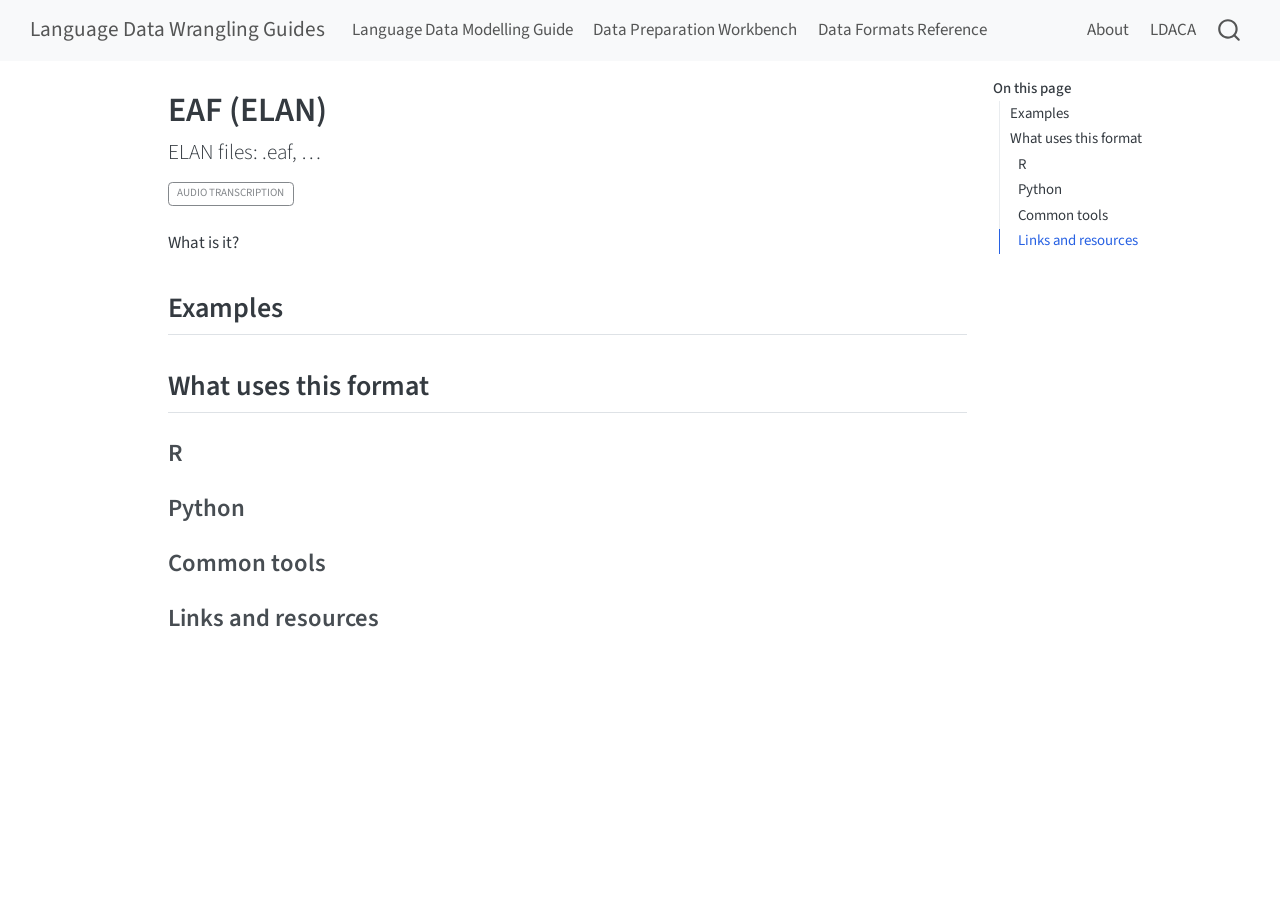
<file: data_format_reference/formats/elan.html>
<!DOCTYPE html>
<html xmlns="http://www.w3.org/1999/xhtml" lang="en" xml:lang="en"><head>

<meta charset="utf-8">
<meta name="generator" content="quarto-1.9.38">

<meta name="viewport" content="width=device-width, initial-scale=1.0, user-scalable=yes">


<title>EAF (ELAN) – Language Data Wrangling Guides</title>
<style>
/* Default styles provided by pandoc.
** See https://pandoc.org/MANUAL.html#variables-for-html for config info.
*/
code{white-space: pre-wrap;}
span.smallcaps{font-variant: small-caps;}
div.columns{display: flex; gap: min(4vw, 1.5em);}
div.column{flex: auto; overflow-x: auto;}
div.hanging-indent{margin-left: 1.5em; text-indent: -1.5em;}
ul.task-list{list-style: none;}
ul.task-list li input[type="checkbox"] {
  width: 0.8em;
  margin: 0 0.8em 0.2em -1em; /* quarto-specific, see https://github.com/quarto-dev/quarto-cli/issues/4556 */ 
  vertical-align: middle;
}
</style>


<script src="../../site_libs/quarto-nav/quarto-nav.js"></script>
<script src="../../site_libs/quarto-nav/headroom.min.js"></script>
<script src="../../site_libs/clipboard/clipboard.min.js"></script>
<script src="../../site_libs/quarto-search/autocomplete.umd.js"></script>
<script src="../../site_libs/quarto-search/fuse.min.js"></script>
<script src="../../site_libs/quarto-search/quarto-search.js"></script>
<meta name="quarto:offset" content="../../">
<script src="../../site_libs/quarto-html/quarto.js" type="module"></script>
<script src="../../site_libs/quarto-html/tabsets/tabsets.js" type="module"></script>
<script src="../../site_libs/quarto-html/popper.min.js"></script>
<script src="../../site_libs/quarto-html/tippy.umd.min.js"></script>
<script src="../../site_libs/quarto-html/anchor.min.js"></script>
<link href="../../site_libs/quarto-html/tippy.css" rel="stylesheet">
<link href="../../site_libs/quarto-html/quarto-syntax-highlighting-15634bcf2e68342d4ad2dfa704d543f6.css" rel="stylesheet" id="quarto-text-highlighting-styles">
<script src="../../site_libs/bootstrap/bootstrap.min.js"></script>
<link href="../../site_libs/bootstrap/bootstrap-icons.css" rel="stylesheet">
<link href="../../site_libs/bootstrap/bootstrap-bba5ebae505b5c03f3f0d8040a416a6b.min.css" rel="stylesheet" append-hash="true" id="quarto-bootstrap" data-mode="light">
<script id="quarto-search-options" type="application/json">{
  "location": "navbar",
  "copy-button": false,
  "collapse-after": 3,
  "panel-placement": "end",
  "type": "overlay",
  "limit": 50,
  "keyboard-shortcut": [
    "f",
    "/",
    "s"
  ],
  "show-item-context": false,
  "language": {
    "search-no-results-text": "No results",
    "search-matching-documents-text": "matching documents",
    "search-copy-link-title": "Copy link to search",
    "search-hide-matches-text": "Hide additional matches",
    "search-more-match-text": "more match in this document",
    "search-more-matches-text": "more matches in this document",
    "search-clear-button-title": "Clear",
    "search-text-placeholder": "",
    "search-detached-cancel-button-title": "Cancel",
    "search-submit-button-title": "Submit",
    "search-label": "Search"
  }
}</script>


<link rel="stylesheet" href="../../styles.css">
</head>

<body class="nav-fixed quarto-light">

<div id="quarto-search-results"></div>
  <header id="quarto-header" class="headroom fixed-top">
    <nav class="navbar navbar-expand-lg " data-bs-theme="dark">
      <div class="navbar-container container-fluid">
      <div class="navbar-brand-container mx-auto">
    <a class="navbar-brand" href="../../index.html">
    <span class="navbar-title">Language Data Wrangling Guides</span>
    </a>
  </div>
            <div id="quarto-search" class="" title="Search"></div>
          <button class="navbar-toggler" type="button" data-bs-toggle="collapse" data-bs-target="#navbarCollapse" aria-controls="navbarCollapse" role="menu" aria-expanded="false" aria-label="Toggle navigation" onclick="if (window.quartoToggleHeadroom) { window.quartoToggleHeadroom(); }">
  <span class="navbar-toggler-icon"></span>
</button>
          <div class="collapse navbar-collapse" id="navbarCollapse">
            <ul class="navbar-nav navbar-nav-scroll me-auto">
  <li class="nav-item">
    <a class="nav-link" href="../../data_modelling/index.html"> 
<span class="menu-text">Language Data Modelling Guide</span></a>
  </li>  
  <li class="nav-item">
    <a class="nav-link" href="../../data_preparation_workbench/index.html"> 
<span class="menu-text">Data Preparation Workbench</span></a>
  </li>  
  <li class="nav-item">
    <a class="nav-link" href="../../data_format_reference/index.html"> 
<span class="menu-text">Data Formats Reference</span></a>
  </li>  
</ul>
            <ul class="navbar-nav navbar-nav-scroll ms-auto">
  <li class="nav-item">
    <a class="nav-link" href="../../about.html"> 
<span class="menu-text">About</span></a>
  </li>  
  <li class="nav-item">
    <a class="nav-link" href="https://www.ldaca.edu.au"> 
<span class="menu-text">LDACA</span></a>
  </li>  
</ul>
          </div> <!-- /navcollapse -->
            <div class="quarto-navbar-tools">
</div>
      </div> <!-- /container-fluid -->
    </nav>
</header>
<!-- content -->
<div id="quarto-content" class="quarto-container page-columns page-rows-contents page-layout-article page-navbar">
<!-- sidebar -->
<!-- margin-sidebar -->
    <div id="quarto-margin-sidebar" class="sidebar margin-sidebar">
        <nav id="TOC" role="doc-toc" class="toc-active">
    <h2 id="toc-title">On this page</h2>
   
  <ul>
  <li><a href="#examples" id="toc-examples" class="nav-link active" data-scroll-target="#examples">Examples</a></li>
  <li><a href="#what-uses-this-format" id="toc-what-uses-this-format" class="nav-link" data-scroll-target="#what-uses-this-format">What uses this format</a>
  <ul class="collapse">
  <li><a href="#r" id="toc-r" class="nav-link" data-scroll-target="#r">R</a></li>
  <li><a href="#python" id="toc-python" class="nav-link" data-scroll-target="#python">Python</a></li>
  <li><a href="#common-tools" id="toc-common-tools" class="nav-link" data-scroll-target="#common-tools">Common tools</a></li>
  <li><a href="#links-and-resources" id="toc-links-and-resources" class="nav-link" data-scroll-target="#links-and-resources">Links and resources</a></li>
  </ul></li>
  </ul>
</nav>
    </div>
<!-- main -->
<main class="content" id="quarto-document-content">

<header id="title-block-header" class="quarto-title-block default">
<div class="quarto-title">
<h1 class="title">EAF (ELAN)</h1>
<p class="subtitle lead">ELAN files: .eaf, …</p>
  <div class="quarto-categories">
    <div class="quarto-category">audio transcription</div>
  </div>
  </div>



<div class="quarto-title-meta">

    
  
    
  </div>
  


</header>


<p>What is it?</p>
<section id="examples" class="level2">
<h2 class="anchored" data-anchor-id="examples">Examples</h2>
</section>
<section id="what-uses-this-format" class="level2">
<h2 class="anchored" data-anchor-id="what-uses-this-format">What uses this format</h2>
<section id="r" class="level3">
<h3 class="anchored" data-anchor-id="r">R</h3>
</section>
<section id="python" class="level3">
<h3 class="anchored" data-anchor-id="python">Python</h3>
</section>
<section id="common-tools" class="level3">
<h3 class="anchored" data-anchor-id="common-tools">Common tools</h3>
</section>
<section id="links-and-resources" class="level3">
<h3 class="anchored" data-anchor-id="links-and-resources">Links and resources</h3>


</section>
</section>

</main> <!-- /main -->
<script id="quarto-html-after-body" type="application/javascript">
  window.document.addEventListener("DOMContentLoaded", function (event) {
    const icon = "";
    const anchorJS = new window.AnchorJS();
    anchorJS.options = {
      placement: 'right',
      icon: icon
    };
    anchorJS.add('.anchored');
    const isCodeAnnotation = (el) => {
      for (const clz of el.classList) {
        if (clz.startsWith('code-annotation-')) {                     
          return true;
        }
      }
      return false;
    }
    const onCopySuccess = function(e) {
      // button target
      const button = e.trigger;
      // don't keep focus
      button.blur();
      // flash "checked"
      button.classList.add('code-copy-button-checked');
      var currentTitle = button.getAttribute("title");
      button.setAttribute("title", "Copied!");
      let tooltip;
      if (window.bootstrap) {
        button.setAttribute("data-bs-toggle", "tooltip");
        button.setAttribute("data-bs-placement", "left");
        button.setAttribute("data-bs-title", "Copied!");
        tooltip = new bootstrap.Tooltip(button, 
          { trigger: "manual", 
            customClass: "code-copy-button-tooltip",
            offset: [0, -8]});
        tooltip.show();    
      }
      setTimeout(function() {
        if (tooltip) {
          tooltip.hide();
          button.removeAttribute("data-bs-title");
          button.removeAttribute("data-bs-toggle");
          button.removeAttribute("data-bs-placement");
        }
        button.setAttribute("title", currentTitle);
        button.classList.remove('code-copy-button-checked');
      }, 1000);
      // clear code selection
      e.clearSelection();
    }
    const getTextToCopy = function(trigger) {
      const outerScaffold = trigger.parentElement.cloneNode(true);
      const codeEl = outerScaffold.querySelector('code');
      for (const childEl of codeEl.children) {
        if (isCodeAnnotation(childEl)) {
          childEl.remove();
        }
      }
      return codeEl.innerText;
    }
    const clipboard = new window.ClipboardJS('.code-copy-button:not([data-in-quarto-modal])', {
      text: getTextToCopy
    });
    clipboard.on('success', onCopySuccess);
    if (window.document.getElementById('quarto-embedded-source-code-modal')) {
      const clipboardModal = new window.ClipboardJS('.code-copy-button[data-in-quarto-modal]', {
        text: getTextToCopy,
        container: window.document.getElementById('quarto-embedded-source-code-modal')
      });
      clipboardModal.on('success', onCopySuccess);
    }
      var localhostRegex = new RegExp(/^(?:http|https):\/\/localhost\:?[0-9]*\//);
      var mailtoRegex = new RegExp(/^mailto:/);
        var filterRegex = new RegExp("https:\/\/Language-Research-Technology\.github\.io\/language-data-wrangling-guides\/");
      var isInternal = (href) => {
          return filterRegex.test(href) || localhostRegex.test(href) || mailtoRegex.test(href);
      }
      // Inspect non-navigation links and adorn them if external
     var links = window.document.querySelectorAll('a[href]:not(.nav-link):not(.navbar-brand):not(.toc-action):not(.sidebar-link):not(.sidebar-item-toggle):not(.pagination-link):not(.no-external):not([aria-hidden]):not(.dropdown-item):not(.quarto-navigation-tool):not(.about-link)');
      for (var i=0; i<links.length; i++) {
        const link = links[i];
        if (!isInternal(link.href)) {
          // undo the damage that might have been done by quarto-nav.js in the case of
          // links that we want to consider external
          if (link.dataset.originalHref !== undefined) {
            link.href = link.dataset.originalHref;
          }
        }
      }
    function tippyHover(el, contentFn, onTriggerFn, onUntriggerFn) {
      const config = {
        allowHTML: true,
        maxWidth: 500,
        delay: 100,
        arrow: false,
        appendTo: function(el) {
            return el.parentElement;
        },
        interactive: true,
        interactiveBorder: 10,
        theme: 'quarto',
        placement: 'bottom-start',
      };
      if (contentFn) {
        config.content = contentFn;
      }
      if (onTriggerFn) {
        config.onTrigger = onTriggerFn;
      }
      if (onUntriggerFn) {
        config.onUntrigger = onUntriggerFn;
      }
      window.tippy(el, config); 
    }
    const noterefs = window.document.querySelectorAll('a[role="doc-noteref"]');
    for (var i=0; i<noterefs.length; i++) {
      const ref = noterefs[i];
      tippyHover(ref, function() {
        // use id or data attribute instead here
        let href = ref.getAttribute('data-footnote-href') || ref.getAttribute('href');
        try { href = new URL(href).hash; } catch {}
        const id = href.replace(/^#\/?/, "");
        const note = window.document.getElementById(id);
        if (note) {
          return note.innerHTML;
        } else {
          return "";
        }
      });
    }
    const xrefs = window.document.querySelectorAll('a.quarto-xref');
    const processXRef = (id, note) => {
      // Strip column container classes
      const stripColumnClz = (el) => {
        el.classList.remove("page-full", "page-columns");
        if (el.children) {
          for (const child of el.children) {
            stripColumnClz(child);
          }
        }
      }
      stripColumnClz(note)
      if (id === null || id.startsWith('sec-')) {
        // Special case sections, only their first couple elements
        const container = document.createElement("div");
        if (note.children && note.children.length > 2) {
          container.appendChild(note.children[0].cloneNode(true));
          for (let i = 1; i < note.children.length; i++) {
            const child = note.children[i];
            if (child.tagName === "P" && child.innerText === "") {
              continue;
            } else {
              container.appendChild(child.cloneNode(true));
              break;
            }
          }
          if (window.Quarto?.typesetMath) {
            window.Quarto.typesetMath(container);
          }
          return container.innerHTML
        } else {
          if (window.Quarto?.typesetMath) {
            window.Quarto.typesetMath(note);
          }
          return note.innerHTML;
        }
      } else {
        // Remove any anchor links if they are present
        const anchorLink = note.querySelector('a.anchorjs-link');
        if (anchorLink) {
          anchorLink.remove();
        }
        if (window.Quarto?.typesetMath) {
          window.Quarto.typesetMath(note);
        }
        if (note.classList.contains("callout")) {
          return note.outerHTML;
        } else {
          return note.innerHTML;
        }
      }
    }
    for (var i=0; i<xrefs.length; i++) {
      const xref = xrefs[i];
      tippyHover(xref, undefined, function(instance) {
        instance.disable();
        let url = xref.getAttribute('href');
        let hash = undefined; 
        if (url.startsWith('#')) {
          hash = url;
        } else {
          try { hash = new URL(url).hash; } catch {}
        }
        if (hash) {
          const id = hash.replace(/^#\/?/, "");
          const note = window.document.getElementById(id);
          if (note !== null) {
            try {
              const html = processXRef(id, note.cloneNode(true));
              instance.setContent(html);
            } finally {
              instance.enable();
              instance.show();
            }
          } else {
            // See if we can fetch this
            fetch(url.split('#')[0])
            .then(res => res.text())
            .then(html => {
              const parser = new DOMParser();
              const htmlDoc = parser.parseFromString(html, "text/html");
              const note = htmlDoc.getElementById(id);
              if (note !== null) {
                const html = processXRef(id, note);
                instance.setContent(html);
              } 
            }).finally(() => {
              instance.enable();
              instance.show();
            });
          }
        } else {
          // See if we can fetch a full url (with no hash to target)
          // This is a special case and we should probably do some content thinning / targeting
          fetch(url)
          .then(res => res.text())
          .then(html => {
            const parser = new DOMParser();
            const htmlDoc = parser.parseFromString(html, "text/html");
            const note = htmlDoc.querySelector('main.content');
            if (note !== null) {
              // This should only happen for chapter cross references
              // (since there is no id in the URL)
              // remove the first header
              if (note.children.length > 0 && note.children[0].tagName === "HEADER") {
                note.children[0].remove();
              }
              const html = processXRef(null, note);
              instance.setContent(html);
            } 
          }).finally(() => {
            instance.enable();
            instance.show();
          });
        }
      }, function(instance) {
      });
    }
        let selectedAnnoteEl;
        const selectorForAnnotation = ( cell, annotation) => {
          let cellAttr = 'data-code-cell="' + cell + '"';
          let lineAttr = 'data-code-annotation="' +  annotation + '"';
          const selector = 'span[' + cellAttr + '][' + lineAttr + ']';
          return selector;
        }
        const selectCodeLines = (annoteEl) => {
          const doc = window.document;
          const targetCell = annoteEl.getAttribute("data-target-cell");
          const targetAnnotation = annoteEl.getAttribute("data-target-annotation");
          const annoteSpan = window.document.querySelector(selectorForAnnotation(targetCell, targetAnnotation));
          const lines = annoteSpan.getAttribute("data-code-lines").split(",");
          const lineIds = lines.map((line) => {
            return targetCell + "-" + line;
          })
          let top = null;
          let height = null;
          let parent = null;
          if (lineIds.length > 0) {
              //compute the position of the single el (top and bottom and make a div)
              const el = window.document.getElementById(lineIds[0]);
              top = el.offsetTop;
              height = el.offsetHeight;
              parent = el.parentElement.parentElement;
            if (lineIds.length > 1) {
              const lastEl = window.document.getElementById(lineIds[lineIds.length - 1]);
              const bottom = lastEl.offsetTop + lastEl.offsetHeight;
              height = bottom - top;
            }
            if (top !== null && height !== null && parent !== null) {
              // cook up a div (if necessary) and position it 
              let div = window.document.getElementById("code-annotation-line-highlight");
              if (div === null) {
                div = window.document.createElement("div");
                div.setAttribute("id", "code-annotation-line-highlight");
                div.style.position = 'absolute';
                parent.appendChild(div);
              }
              div.style.top = top - 2 + "px";
              div.style.height = height + 4 + "px";
              div.style.left = 0;
              let gutterDiv = window.document.getElementById("code-annotation-line-highlight-gutter");
              if (gutterDiv === null) {
                gutterDiv = window.document.createElement("div");
                gutterDiv.setAttribute("id", "code-annotation-line-highlight-gutter");
                gutterDiv.style.position = 'absolute';
                const codeCell = window.document.getElementById(targetCell);
                const gutter = codeCell.querySelector('.code-annotation-gutter');
                gutter.appendChild(gutterDiv);
              }
              gutterDiv.style.top = top - 2 + "px";
              gutterDiv.style.height = height + 4 + "px";
            }
            selectedAnnoteEl = annoteEl;
          }
        };
        const unselectCodeLines = () => {
          const elementsIds = ["code-annotation-line-highlight", "code-annotation-line-highlight-gutter"];
          elementsIds.forEach((elId) => {
            const div = window.document.getElementById(elId);
            if (div) {
              div.remove();
            }
          });
          selectedAnnoteEl = undefined;
        };
          // Handle positioning of the toggle
      window.addEventListener(
        "resize",
        throttle(() => {
          elRect = undefined;
          if (selectedAnnoteEl) {
            selectCodeLines(selectedAnnoteEl);
          }
        }, 10)
      );
      function throttle(fn, ms) {
      let throttle = false;
      let timer;
        return (...args) => {
          if(!throttle) { // first call gets through
              fn.apply(this, args);
              throttle = true;
          } else { // all the others get throttled
              if(timer) clearTimeout(timer); // cancel #2
              timer = setTimeout(() => {
                fn.apply(this, args);
                timer = throttle = false;
              }, ms);
          }
        };
      }
        // Attach click handler to the DT
        const annoteDls = window.document.querySelectorAll('dt[data-target-cell]');
        for (const annoteDlNode of annoteDls) {
          annoteDlNode.addEventListener('click', (event) => {
            const clickedEl = event.target;
            if (clickedEl !== selectedAnnoteEl) {
              unselectCodeLines();
              const activeEl = window.document.querySelector('dt[data-target-cell].code-annotation-active');
              if (activeEl) {
                activeEl.classList.remove('code-annotation-active');
              }
              selectCodeLines(clickedEl);
              clickedEl.classList.add('code-annotation-active');
            } else {
              // Unselect the line
              unselectCodeLines();
              clickedEl.classList.remove('code-annotation-active');
            }
          });
        }
    const findCites = (el) => {
      const parentEl = el.parentElement;
      if (parentEl) {
        const cites = parentEl.dataset.cites;
        if (cites) {
          return {
            el,
            cites: cites.split(' ')
          };
        } else {
          return findCites(el.parentElement)
        }
      } else {
        return undefined;
      }
    };
    var bibliorefs = window.document.querySelectorAll('a[role="doc-biblioref"]');
    for (var i=0; i<bibliorefs.length; i++) {
      const ref = bibliorefs[i];
      const citeInfo = findCites(ref);
      if (citeInfo) {
        tippyHover(citeInfo.el, function() {
          var popup = window.document.createElement('div');
          citeInfo.cites.forEach(function(cite) {
            var citeDiv = window.document.createElement('div');
            citeDiv.classList.add('hanging-indent');
            citeDiv.classList.add('csl-entry');
            var biblioDiv = window.document.getElementById('ref-' + cite);
            if (biblioDiv) {
              citeDiv.innerHTML = biblioDiv.innerHTML;
            }
            popup.appendChild(citeDiv);
          });
          return popup.innerHTML;
        });
      }
    }
  });
  </script>
</div> <!-- /content -->




</body></html>
</file>
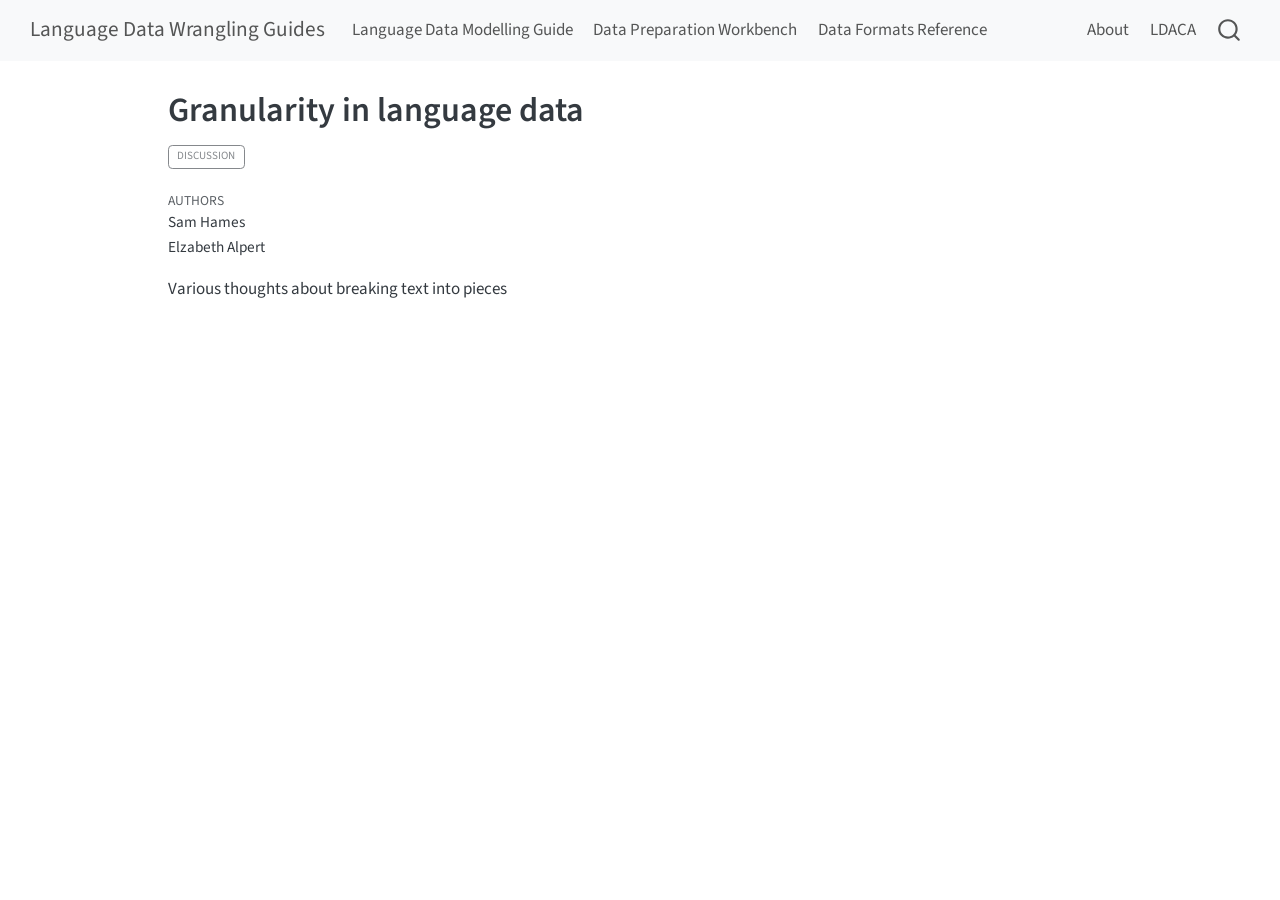
<file: data_modelling/articles/granularity.html>
<!DOCTYPE html>
<html xmlns="http://www.w3.org/1999/xhtml" lang="en" xml:lang="en"><head>

<meta charset="utf-8">
<meta name="generator" content="quarto-1.9.38">

<meta name="viewport" content="width=device-width, initial-scale=1.0, user-scalable=yes">

<meta name="author" content="Sam Hames">
<meta name="author" content="Elzabeth Alpert">

<title>Granularity in language data – Language Data Wrangling Guides</title>
<style>
/* Default styles provided by pandoc.
** See https://pandoc.org/MANUAL.html#variables-for-html for config info.
*/
code{white-space: pre-wrap;}
span.smallcaps{font-variant: small-caps;}
div.columns{display: flex; gap: min(4vw, 1.5em);}
div.column{flex: auto; overflow-x: auto;}
div.hanging-indent{margin-left: 1.5em; text-indent: -1.5em;}
ul.task-list{list-style: none;}
ul.task-list li input[type="checkbox"] {
  width: 0.8em;
  margin: 0 0.8em 0.2em -1em; /* quarto-specific, see https://github.com/quarto-dev/quarto-cli/issues/4556 */ 
  vertical-align: middle;
}
</style>


<script src="../../site_libs/quarto-nav/quarto-nav.js"></script>
<script src="../../site_libs/quarto-nav/headroom.min.js"></script>
<script src="../../site_libs/clipboard/clipboard.min.js"></script>
<script src="../../site_libs/quarto-search/autocomplete.umd.js"></script>
<script src="../../site_libs/quarto-search/fuse.min.js"></script>
<script src="../../site_libs/quarto-search/quarto-search.js"></script>
<meta name="quarto:offset" content="../../">
<script src="../../site_libs/quarto-html/quarto.js" type="module"></script>
<script src="../../site_libs/quarto-html/tabsets/tabsets.js" type="module"></script>
<script src="../../site_libs/quarto-html/popper.min.js"></script>
<script src="../../site_libs/quarto-html/tippy.umd.min.js"></script>
<script src="../../site_libs/quarto-html/anchor.min.js"></script>
<link href="../../site_libs/quarto-html/tippy.css" rel="stylesheet">
<link href="../../site_libs/quarto-html/quarto-syntax-highlighting-15634bcf2e68342d4ad2dfa704d543f6.css" rel="stylesheet" id="quarto-text-highlighting-styles">
<script src="../../site_libs/bootstrap/bootstrap.min.js"></script>
<link href="../../site_libs/bootstrap/bootstrap-icons.css" rel="stylesheet">
<link href="../../site_libs/bootstrap/bootstrap-bba5ebae505b5c03f3f0d8040a416a6b.min.css" rel="stylesheet" append-hash="true" id="quarto-bootstrap" data-mode="light">
<script id="quarto-search-options" type="application/json">{
  "location": "navbar",
  "copy-button": false,
  "collapse-after": 3,
  "panel-placement": "end",
  "type": "overlay",
  "limit": 50,
  "keyboard-shortcut": [
    "f",
    "/",
    "s"
  ],
  "show-item-context": false,
  "language": {
    "search-no-results-text": "No results",
    "search-matching-documents-text": "matching documents",
    "search-copy-link-title": "Copy link to search",
    "search-hide-matches-text": "Hide additional matches",
    "search-more-match-text": "more match in this document",
    "search-more-matches-text": "more matches in this document",
    "search-clear-button-title": "Clear",
    "search-text-placeholder": "",
    "search-detached-cancel-button-title": "Cancel",
    "search-submit-button-title": "Submit",
    "search-label": "Search"
  }
}</script>


<link rel="stylesheet" href="../../styles.css">
</head>

<body class="nav-fixed quarto-light">

<div id="quarto-search-results"></div>
  <header id="quarto-header" class="headroom fixed-top">
    <nav class="navbar navbar-expand-lg " data-bs-theme="dark">
      <div class="navbar-container container-fluid">
      <div class="navbar-brand-container mx-auto">
    <a class="navbar-brand" href="../../index.html">
    <span class="navbar-title">Language Data Wrangling Guides</span>
    </a>
  </div>
            <div id="quarto-search" class="" title="Search"></div>
          <button class="navbar-toggler" type="button" data-bs-toggle="collapse" data-bs-target="#navbarCollapse" aria-controls="navbarCollapse" role="menu" aria-expanded="false" aria-label="Toggle navigation" onclick="if (window.quartoToggleHeadroom) { window.quartoToggleHeadroom(); }">
  <span class="navbar-toggler-icon"></span>
</button>
          <div class="collapse navbar-collapse" id="navbarCollapse">
            <ul class="navbar-nav navbar-nav-scroll me-auto">
  <li class="nav-item">
    <a class="nav-link" href="../../data_modelling/index.html"> 
<span class="menu-text">Language Data Modelling Guide</span></a>
  </li>  
  <li class="nav-item">
    <a class="nav-link" href="../../data_preparation_workbench/index.html"> 
<span class="menu-text">Data Preparation Workbench</span></a>
  </li>  
  <li class="nav-item">
    <a class="nav-link" href="../../data_format_reference/index.html"> 
<span class="menu-text">Data Formats Reference</span></a>
  </li>  
</ul>
            <ul class="navbar-nav navbar-nav-scroll ms-auto">
  <li class="nav-item">
    <a class="nav-link" href="../../about.html"> 
<span class="menu-text">About</span></a>
  </li>  
  <li class="nav-item">
    <a class="nav-link" href="https://www.ldaca.edu.au"> 
<span class="menu-text">LDACA</span></a>
  </li>  
</ul>
          </div> <!-- /navcollapse -->
            <div class="quarto-navbar-tools">
</div>
      </div> <!-- /container-fluid -->
    </nav>
</header>
<!-- content -->
<div id="quarto-content" class="quarto-container page-columns page-rows-contents page-layout-article page-navbar">
<!-- sidebar -->
<!-- margin-sidebar -->
    <div id="quarto-margin-sidebar" class="sidebar margin-sidebar zindex-bottom">
        
    </div>
<!-- main -->
<main class="content" id="quarto-document-content">

<header id="title-block-header" class="quarto-title-block default">
<div class="quarto-title">
<h1 class="title">Granularity in language data</h1>
  <div class="quarto-categories">
    <div class="quarto-category">discussion</div>
  </div>
  </div>



<div class="quarto-title-meta">

    <div>
    <div class="quarto-title-meta-heading">Authors</div>
    <div class="quarto-title-meta-contents">
             <p>Sam Hames </p>
             <p>Elzabeth Alpert </p>
          </div>
  </div>
    
  
    
  </div>
  


</header>


<p>Various thoughts about breaking text into pieces</p>



</main> <!-- /main -->
<script id="quarto-html-after-body" type="application/javascript">
  window.document.addEventListener("DOMContentLoaded", function (event) {
    const icon = "";
    const anchorJS = new window.AnchorJS();
    anchorJS.options = {
      placement: 'right',
      icon: icon
    };
    anchorJS.add('.anchored');
    const isCodeAnnotation = (el) => {
      for (const clz of el.classList) {
        if (clz.startsWith('code-annotation-')) {                     
          return true;
        }
      }
      return false;
    }
    const onCopySuccess = function(e) {
      // button target
      const button = e.trigger;
      // don't keep focus
      button.blur();
      // flash "checked"
      button.classList.add('code-copy-button-checked');
      var currentTitle = button.getAttribute("title");
      button.setAttribute("title", "Copied!");
      let tooltip;
      if (window.bootstrap) {
        button.setAttribute("data-bs-toggle", "tooltip");
        button.setAttribute("data-bs-placement", "left");
        button.setAttribute("data-bs-title", "Copied!");
        tooltip = new bootstrap.Tooltip(button, 
          { trigger: "manual", 
            customClass: "code-copy-button-tooltip",
            offset: [0, -8]});
        tooltip.show();    
      }
      setTimeout(function() {
        if (tooltip) {
          tooltip.hide();
          button.removeAttribute("data-bs-title");
          button.removeAttribute("data-bs-toggle");
          button.removeAttribute("data-bs-placement");
        }
        button.setAttribute("title", currentTitle);
        button.classList.remove('code-copy-button-checked');
      }, 1000);
      // clear code selection
      e.clearSelection();
    }
    const getTextToCopy = function(trigger) {
      const outerScaffold = trigger.parentElement.cloneNode(true);
      const codeEl = outerScaffold.querySelector('code');
      for (const childEl of codeEl.children) {
        if (isCodeAnnotation(childEl)) {
          childEl.remove();
        }
      }
      return codeEl.innerText;
    }
    const clipboard = new window.ClipboardJS('.code-copy-button:not([data-in-quarto-modal])', {
      text: getTextToCopy
    });
    clipboard.on('success', onCopySuccess);
    if (window.document.getElementById('quarto-embedded-source-code-modal')) {
      const clipboardModal = new window.ClipboardJS('.code-copy-button[data-in-quarto-modal]', {
        text: getTextToCopy,
        container: window.document.getElementById('quarto-embedded-source-code-modal')
      });
      clipboardModal.on('success', onCopySuccess);
    }
      var localhostRegex = new RegExp(/^(?:http|https):\/\/localhost\:?[0-9]*\//);
      var mailtoRegex = new RegExp(/^mailto:/);
        var filterRegex = new RegExp("https:\/\/Language-Research-Technology\.github\.io\/language-data-wrangling-guides\/");
      var isInternal = (href) => {
          return filterRegex.test(href) || localhostRegex.test(href) || mailtoRegex.test(href);
      }
      // Inspect non-navigation links and adorn them if external
     var links = window.document.querySelectorAll('a[href]:not(.nav-link):not(.navbar-brand):not(.toc-action):not(.sidebar-link):not(.sidebar-item-toggle):not(.pagination-link):not(.no-external):not([aria-hidden]):not(.dropdown-item):not(.quarto-navigation-tool):not(.about-link)');
      for (var i=0; i<links.length; i++) {
        const link = links[i];
        if (!isInternal(link.href)) {
          // undo the damage that might have been done by quarto-nav.js in the case of
          // links that we want to consider external
          if (link.dataset.originalHref !== undefined) {
            link.href = link.dataset.originalHref;
          }
        }
      }
    function tippyHover(el, contentFn, onTriggerFn, onUntriggerFn) {
      const config = {
        allowHTML: true,
        maxWidth: 500,
        delay: 100,
        arrow: false,
        appendTo: function(el) {
            return el.parentElement;
        },
        interactive: true,
        interactiveBorder: 10,
        theme: 'quarto',
        placement: 'bottom-start',
      };
      if (contentFn) {
        config.content = contentFn;
      }
      if (onTriggerFn) {
        config.onTrigger = onTriggerFn;
      }
      if (onUntriggerFn) {
        config.onUntrigger = onUntriggerFn;
      }
      window.tippy(el, config); 
    }
    const noterefs = window.document.querySelectorAll('a[role="doc-noteref"]');
    for (var i=0; i<noterefs.length; i++) {
      const ref = noterefs[i];
      tippyHover(ref, function() {
        // use id or data attribute instead here
        let href = ref.getAttribute('data-footnote-href') || ref.getAttribute('href');
        try { href = new URL(href).hash; } catch {}
        const id = href.replace(/^#\/?/, "");
        const note = window.document.getElementById(id);
        if (note) {
          return note.innerHTML;
        } else {
          return "";
        }
      });
    }
    const xrefs = window.document.querySelectorAll('a.quarto-xref');
    const processXRef = (id, note) => {
      // Strip column container classes
      const stripColumnClz = (el) => {
        el.classList.remove("page-full", "page-columns");
        if (el.children) {
          for (const child of el.children) {
            stripColumnClz(child);
          }
        }
      }
      stripColumnClz(note)
      if (id === null || id.startsWith('sec-')) {
        // Special case sections, only their first couple elements
        const container = document.createElement("div");
        if (note.children && note.children.length > 2) {
          container.appendChild(note.children[0].cloneNode(true));
          for (let i = 1; i < note.children.length; i++) {
            const child = note.children[i];
            if (child.tagName === "P" && child.innerText === "") {
              continue;
            } else {
              container.appendChild(child.cloneNode(true));
              break;
            }
          }
          if (window.Quarto?.typesetMath) {
            window.Quarto.typesetMath(container);
          }
          return container.innerHTML
        } else {
          if (window.Quarto?.typesetMath) {
            window.Quarto.typesetMath(note);
          }
          return note.innerHTML;
        }
      } else {
        // Remove any anchor links if they are present
        const anchorLink = note.querySelector('a.anchorjs-link');
        if (anchorLink) {
          anchorLink.remove();
        }
        if (window.Quarto?.typesetMath) {
          window.Quarto.typesetMath(note);
        }
        if (note.classList.contains("callout")) {
          return note.outerHTML;
        } else {
          return note.innerHTML;
        }
      }
    }
    for (var i=0; i<xrefs.length; i++) {
      const xref = xrefs[i];
      tippyHover(xref, undefined, function(instance) {
        instance.disable();
        let url = xref.getAttribute('href');
        let hash = undefined; 
        if (url.startsWith('#')) {
          hash = url;
        } else {
          try { hash = new URL(url).hash; } catch {}
        }
        if (hash) {
          const id = hash.replace(/^#\/?/, "");
          const note = window.document.getElementById(id);
          if (note !== null) {
            try {
              const html = processXRef(id, note.cloneNode(true));
              instance.setContent(html);
            } finally {
              instance.enable();
              instance.show();
            }
          } else {
            // See if we can fetch this
            fetch(url.split('#')[0])
            .then(res => res.text())
            .then(html => {
              const parser = new DOMParser();
              const htmlDoc = parser.parseFromString(html, "text/html");
              const note = htmlDoc.getElementById(id);
              if (note !== null) {
                const html = processXRef(id, note);
                instance.setContent(html);
              } 
            }).finally(() => {
              instance.enable();
              instance.show();
            });
          }
        } else {
          // See if we can fetch a full url (with no hash to target)
          // This is a special case and we should probably do some content thinning / targeting
          fetch(url)
          .then(res => res.text())
          .then(html => {
            const parser = new DOMParser();
            const htmlDoc = parser.parseFromString(html, "text/html");
            const note = htmlDoc.querySelector('main.content');
            if (note !== null) {
              // This should only happen for chapter cross references
              // (since there is no id in the URL)
              // remove the first header
              if (note.children.length > 0 && note.children[0].tagName === "HEADER") {
                note.children[0].remove();
              }
              const html = processXRef(null, note);
              instance.setContent(html);
            } 
          }).finally(() => {
            instance.enable();
            instance.show();
          });
        }
      }, function(instance) {
      });
    }
        let selectedAnnoteEl;
        const selectorForAnnotation = ( cell, annotation) => {
          let cellAttr = 'data-code-cell="' + cell + '"';
          let lineAttr = 'data-code-annotation="' +  annotation + '"';
          const selector = 'span[' + cellAttr + '][' + lineAttr + ']';
          return selector;
        }
        const selectCodeLines = (annoteEl) => {
          const doc = window.document;
          const targetCell = annoteEl.getAttribute("data-target-cell");
          const targetAnnotation = annoteEl.getAttribute("data-target-annotation");
          const annoteSpan = window.document.querySelector(selectorForAnnotation(targetCell, targetAnnotation));
          const lines = annoteSpan.getAttribute("data-code-lines").split(",");
          const lineIds = lines.map((line) => {
            return targetCell + "-" + line;
          })
          let top = null;
          let height = null;
          let parent = null;
          if (lineIds.length > 0) {
              //compute the position of the single el (top and bottom and make a div)
              const el = window.document.getElementById(lineIds[0]);
              top = el.offsetTop;
              height = el.offsetHeight;
              parent = el.parentElement.parentElement;
            if (lineIds.length > 1) {
              const lastEl = window.document.getElementById(lineIds[lineIds.length - 1]);
              const bottom = lastEl.offsetTop + lastEl.offsetHeight;
              height = bottom - top;
            }
            if (top !== null && height !== null && parent !== null) {
              // cook up a div (if necessary) and position it 
              let div = window.document.getElementById("code-annotation-line-highlight");
              if (div === null) {
                div = window.document.createElement("div");
                div.setAttribute("id", "code-annotation-line-highlight");
                div.style.position = 'absolute';
                parent.appendChild(div);
              }
              div.style.top = top - 2 + "px";
              div.style.height = height + 4 + "px";
              div.style.left = 0;
              let gutterDiv = window.document.getElementById("code-annotation-line-highlight-gutter");
              if (gutterDiv === null) {
                gutterDiv = window.document.createElement("div");
                gutterDiv.setAttribute("id", "code-annotation-line-highlight-gutter");
                gutterDiv.style.position = 'absolute';
                const codeCell = window.document.getElementById(targetCell);
                const gutter = codeCell.querySelector('.code-annotation-gutter');
                gutter.appendChild(gutterDiv);
              }
              gutterDiv.style.top = top - 2 + "px";
              gutterDiv.style.height = height + 4 + "px";
            }
            selectedAnnoteEl = annoteEl;
          }
        };
        const unselectCodeLines = () => {
          const elementsIds = ["code-annotation-line-highlight", "code-annotation-line-highlight-gutter"];
          elementsIds.forEach((elId) => {
            const div = window.document.getElementById(elId);
            if (div) {
              div.remove();
            }
          });
          selectedAnnoteEl = undefined;
        };
          // Handle positioning of the toggle
      window.addEventListener(
        "resize",
        throttle(() => {
          elRect = undefined;
          if (selectedAnnoteEl) {
            selectCodeLines(selectedAnnoteEl);
          }
        }, 10)
      );
      function throttle(fn, ms) {
      let throttle = false;
      let timer;
        return (...args) => {
          if(!throttle) { // first call gets through
              fn.apply(this, args);
              throttle = true;
          } else { // all the others get throttled
              if(timer) clearTimeout(timer); // cancel #2
              timer = setTimeout(() => {
                fn.apply(this, args);
                timer = throttle = false;
              }, ms);
          }
        };
      }
        // Attach click handler to the DT
        const annoteDls = window.document.querySelectorAll('dt[data-target-cell]');
        for (const annoteDlNode of annoteDls) {
          annoteDlNode.addEventListener('click', (event) => {
            const clickedEl = event.target;
            if (clickedEl !== selectedAnnoteEl) {
              unselectCodeLines();
              const activeEl = window.document.querySelector('dt[data-target-cell].code-annotation-active');
              if (activeEl) {
                activeEl.classList.remove('code-annotation-active');
              }
              selectCodeLines(clickedEl);
              clickedEl.classList.add('code-annotation-active');
            } else {
              // Unselect the line
              unselectCodeLines();
              clickedEl.classList.remove('code-annotation-active');
            }
          });
        }
    const findCites = (el) => {
      const parentEl = el.parentElement;
      if (parentEl) {
        const cites = parentEl.dataset.cites;
        if (cites) {
          return {
            el,
            cites: cites.split(' ')
          };
        } else {
          return findCites(el.parentElement)
        }
      } else {
        return undefined;
      }
    };
    var bibliorefs = window.document.querySelectorAll('a[role="doc-biblioref"]');
    for (var i=0; i<bibliorefs.length; i++) {
      const ref = bibliorefs[i];
      const citeInfo = findCites(ref);
      if (citeInfo) {
        tippyHover(citeInfo.el, function() {
          var popup = window.document.createElement('div');
          citeInfo.cites.forEach(function(cite) {
            var citeDiv = window.document.createElement('div');
            citeDiv.classList.add('hanging-indent');
            citeDiv.classList.add('csl-entry');
            var biblioDiv = window.document.getElementById('ref-' + cite);
            if (biblioDiv) {
              citeDiv.innerHTML = biblioDiv.innerHTML;
            }
            popup.appendChild(citeDiv);
          });
          return popup.innerHTML;
        });
      }
    }
  });
  </script>
</div> <!-- /content -->




</body></html>
</file>
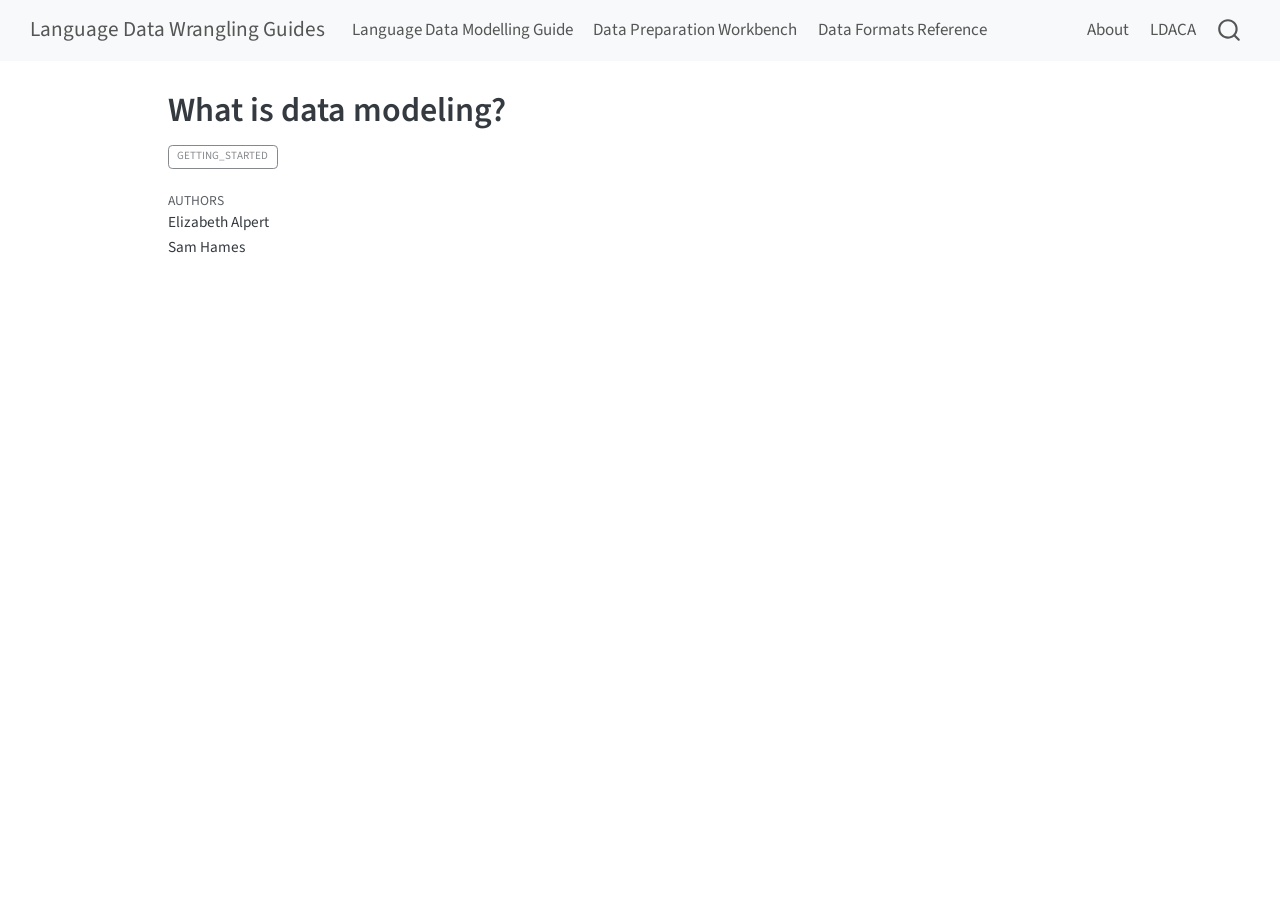
<file: data_modelling/articles/what_is_data_modelling.html>
<!DOCTYPE html>
<html xmlns="http://www.w3.org/1999/xhtml" lang="en" xml:lang="en"><head>

<meta charset="utf-8">
<meta name="generator" content="quarto-1.9.38">

<meta name="viewport" content="width=device-width, initial-scale=1.0, user-scalable=yes">

<meta name="author" content="Elizabeth Alpert">
<meta name="author" content="Sam Hames">

<title>What is data modeling? – Language Data Wrangling Guides</title>
<style>
/* Default styles provided by pandoc.
** See https://pandoc.org/MANUAL.html#variables-for-html for config info.
*/
code{white-space: pre-wrap;}
span.smallcaps{font-variant: small-caps;}
div.columns{display: flex; gap: min(4vw, 1.5em);}
div.column{flex: auto; overflow-x: auto;}
div.hanging-indent{margin-left: 1.5em; text-indent: -1.5em;}
ul.task-list{list-style: none;}
ul.task-list li input[type="checkbox"] {
  width: 0.8em;
  margin: 0 0.8em 0.2em -1em; /* quarto-specific, see https://github.com/quarto-dev/quarto-cli/issues/4556 */ 
  vertical-align: middle;
}
</style>


<script src="../../site_libs/quarto-nav/quarto-nav.js"></script>
<script src="../../site_libs/quarto-nav/headroom.min.js"></script>
<script src="../../site_libs/clipboard/clipboard.min.js"></script>
<script src="../../site_libs/quarto-search/autocomplete.umd.js"></script>
<script src="../../site_libs/quarto-search/fuse.min.js"></script>
<script src="../../site_libs/quarto-search/quarto-search.js"></script>
<meta name="quarto:offset" content="../../">
<script src="../../site_libs/quarto-html/quarto.js" type="module"></script>
<script src="../../site_libs/quarto-html/tabsets/tabsets.js" type="module"></script>
<script src="../../site_libs/quarto-html/popper.min.js"></script>
<script src="../../site_libs/quarto-html/tippy.umd.min.js"></script>
<script src="../../site_libs/quarto-html/anchor.min.js"></script>
<link href="../../site_libs/quarto-html/tippy.css" rel="stylesheet">
<link href="../../site_libs/quarto-html/quarto-syntax-highlighting-15634bcf2e68342d4ad2dfa704d543f6.css" rel="stylesheet" id="quarto-text-highlighting-styles">
<script src="../../site_libs/bootstrap/bootstrap.min.js"></script>
<link href="../../site_libs/bootstrap/bootstrap-icons.css" rel="stylesheet">
<link href="../../site_libs/bootstrap/bootstrap-bba5ebae505b5c03f3f0d8040a416a6b.min.css" rel="stylesheet" append-hash="true" id="quarto-bootstrap" data-mode="light">
<script id="quarto-search-options" type="application/json">{
  "location": "navbar",
  "copy-button": false,
  "collapse-after": 3,
  "panel-placement": "end",
  "type": "overlay",
  "limit": 50,
  "keyboard-shortcut": [
    "f",
    "/",
    "s"
  ],
  "show-item-context": false,
  "language": {
    "search-no-results-text": "No results",
    "search-matching-documents-text": "matching documents",
    "search-copy-link-title": "Copy link to search",
    "search-hide-matches-text": "Hide additional matches",
    "search-more-match-text": "more match in this document",
    "search-more-matches-text": "more matches in this document",
    "search-clear-button-title": "Clear",
    "search-text-placeholder": "",
    "search-detached-cancel-button-title": "Cancel",
    "search-submit-button-title": "Submit",
    "search-label": "Search"
  }
}</script>


<link rel="stylesheet" href="../../styles.css">
</head>

<body class="nav-fixed quarto-light">

<div id="quarto-search-results"></div>
  <header id="quarto-header" class="headroom fixed-top">
    <nav class="navbar navbar-expand-lg " data-bs-theme="dark">
      <div class="navbar-container container-fluid">
      <div class="navbar-brand-container mx-auto">
    <a class="navbar-brand" href="../../index.html">
    <span class="navbar-title">Language Data Wrangling Guides</span>
    </a>
  </div>
            <div id="quarto-search" class="" title="Search"></div>
          <button class="navbar-toggler" type="button" data-bs-toggle="collapse" data-bs-target="#navbarCollapse" aria-controls="navbarCollapse" role="menu" aria-expanded="false" aria-label="Toggle navigation" onclick="if (window.quartoToggleHeadroom) { window.quartoToggleHeadroom(); }">
  <span class="navbar-toggler-icon"></span>
</button>
          <div class="collapse navbar-collapse" id="navbarCollapse">
            <ul class="navbar-nav navbar-nav-scroll me-auto">
  <li class="nav-item">
    <a class="nav-link" href="../../data_modelling/index.html"> 
<span class="menu-text">Language Data Modelling Guide</span></a>
  </li>  
  <li class="nav-item">
    <a class="nav-link" href="../../data_preparation_workbench/index.html"> 
<span class="menu-text">Data Preparation Workbench</span></a>
  </li>  
  <li class="nav-item">
    <a class="nav-link" href="../../data_format_reference/index.html"> 
<span class="menu-text">Data Formats Reference</span></a>
  </li>  
</ul>
            <ul class="navbar-nav navbar-nav-scroll ms-auto">
  <li class="nav-item">
    <a class="nav-link" href="../../about.html"> 
<span class="menu-text">About</span></a>
  </li>  
  <li class="nav-item">
    <a class="nav-link" href="https://www.ldaca.edu.au"> 
<span class="menu-text">LDACA</span></a>
  </li>  
</ul>
          </div> <!-- /navcollapse -->
            <div class="quarto-navbar-tools">
</div>
      </div> <!-- /container-fluid -->
    </nav>
</header>
<!-- content -->
<div id="quarto-content" class="quarto-container page-columns page-rows-contents page-layout-article page-navbar">
<!-- sidebar -->
<!-- margin-sidebar -->
    <div id="quarto-margin-sidebar" class="sidebar margin-sidebar zindex-bottom">
        
    </div>
<!-- main -->
<main class="content" id="quarto-document-content">

<header id="title-block-header" class="quarto-title-block default">
<div class="quarto-title">
<h1 class="title">What is data modeling?</h1>
  <div class="quarto-categories">
    <div class="quarto-category">getting_started</div>
  </div>
  </div>



<div class="quarto-title-meta">

    <div>
    <div class="quarto-title-meta-heading">Authors</div>
    <div class="quarto-title-meta-contents">
             <p>Elizabeth Alpert </p>
             <p>Sam Hames </p>
          </div>
  </div>
    
  
    
  </div>
  


</header>





</main> <!-- /main -->
<script id="quarto-html-after-body" type="application/javascript">
  window.document.addEventListener("DOMContentLoaded", function (event) {
    const icon = "";
    const anchorJS = new window.AnchorJS();
    anchorJS.options = {
      placement: 'right',
      icon: icon
    };
    anchorJS.add('.anchored');
    const isCodeAnnotation = (el) => {
      for (const clz of el.classList) {
        if (clz.startsWith('code-annotation-')) {                     
          return true;
        }
      }
      return false;
    }
    const onCopySuccess = function(e) {
      // button target
      const button = e.trigger;
      // don't keep focus
      button.blur();
      // flash "checked"
      button.classList.add('code-copy-button-checked');
      var currentTitle = button.getAttribute("title");
      button.setAttribute("title", "Copied!");
      let tooltip;
      if (window.bootstrap) {
        button.setAttribute("data-bs-toggle", "tooltip");
        button.setAttribute("data-bs-placement", "left");
        button.setAttribute("data-bs-title", "Copied!");
        tooltip = new bootstrap.Tooltip(button, 
          { trigger: "manual", 
            customClass: "code-copy-button-tooltip",
            offset: [0, -8]});
        tooltip.show();    
      }
      setTimeout(function() {
        if (tooltip) {
          tooltip.hide();
          button.removeAttribute("data-bs-title");
          button.removeAttribute("data-bs-toggle");
          button.removeAttribute("data-bs-placement");
        }
        button.setAttribute("title", currentTitle);
        button.classList.remove('code-copy-button-checked');
      }, 1000);
      // clear code selection
      e.clearSelection();
    }
    const getTextToCopy = function(trigger) {
      const outerScaffold = trigger.parentElement.cloneNode(true);
      const codeEl = outerScaffold.querySelector('code');
      for (const childEl of codeEl.children) {
        if (isCodeAnnotation(childEl)) {
          childEl.remove();
        }
      }
      return codeEl.innerText;
    }
    const clipboard = new window.ClipboardJS('.code-copy-button:not([data-in-quarto-modal])', {
      text: getTextToCopy
    });
    clipboard.on('success', onCopySuccess);
    if (window.document.getElementById('quarto-embedded-source-code-modal')) {
      const clipboardModal = new window.ClipboardJS('.code-copy-button[data-in-quarto-modal]', {
        text: getTextToCopy,
        container: window.document.getElementById('quarto-embedded-source-code-modal')
      });
      clipboardModal.on('success', onCopySuccess);
    }
      var localhostRegex = new RegExp(/^(?:http|https):\/\/localhost\:?[0-9]*\//);
      var mailtoRegex = new RegExp(/^mailto:/);
        var filterRegex = new RegExp("https:\/\/Language-Research-Technology\.github\.io\/language-data-wrangling-guides\/");
      var isInternal = (href) => {
          return filterRegex.test(href) || localhostRegex.test(href) || mailtoRegex.test(href);
      }
      // Inspect non-navigation links and adorn them if external
     var links = window.document.querySelectorAll('a[href]:not(.nav-link):not(.navbar-brand):not(.toc-action):not(.sidebar-link):not(.sidebar-item-toggle):not(.pagination-link):not(.no-external):not([aria-hidden]):not(.dropdown-item):not(.quarto-navigation-tool):not(.about-link)');
      for (var i=0; i<links.length; i++) {
        const link = links[i];
        if (!isInternal(link.href)) {
          // undo the damage that might have been done by quarto-nav.js in the case of
          // links that we want to consider external
          if (link.dataset.originalHref !== undefined) {
            link.href = link.dataset.originalHref;
          }
        }
      }
    function tippyHover(el, contentFn, onTriggerFn, onUntriggerFn) {
      const config = {
        allowHTML: true,
        maxWidth: 500,
        delay: 100,
        arrow: false,
        appendTo: function(el) {
            return el.parentElement;
        },
        interactive: true,
        interactiveBorder: 10,
        theme: 'quarto',
        placement: 'bottom-start',
      };
      if (contentFn) {
        config.content = contentFn;
      }
      if (onTriggerFn) {
        config.onTrigger = onTriggerFn;
      }
      if (onUntriggerFn) {
        config.onUntrigger = onUntriggerFn;
      }
      window.tippy(el, config); 
    }
    const noterefs = window.document.querySelectorAll('a[role="doc-noteref"]');
    for (var i=0; i<noterefs.length; i++) {
      const ref = noterefs[i];
      tippyHover(ref, function() {
        // use id or data attribute instead here
        let href = ref.getAttribute('data-footnote-href') || ref.getAttribute('href');
        try { href = new URL(href).hash; } catch {}
        const id = href.replace(/^#\/?/, "");
        const note = window.document.getElementById(id);
        if (note) {
          return note.innerHTML;
        } else {
          return "";
        }
      });
    }
    const xrefs = window.document.querySelectorAll('a.quarto-xref');
    const processXRef = (id, note) => {
      // Strip column container classes
      const stripColumnClz = (el) => {
        el.classList.remove("page-full", "page-columns");
        if (el.children) {
          for (const child of el.children) {
            stripColumnClz(child);
          }
        }
      }
      stripColumnClz(note)
      if (id === null || id.startsWith('sec-')) {
        // Special case sections, only their first couple elements
        const container = document.createElement("div");
        if (note.children && note.children.length > 2) {
          container.appendChild(note.children[0].cloneNode(true));
          for (let i = 1; i < note.children.length; i++) {
            const child = note.children[i];
            if (child.tagName === "P" && child.innerText === "") {
              continue;
            } else {
              container.appendChild(child.cloneNode(true));
              break;
            }
          }
          if (window.Quarto?.typesetMath) {
            window.Quarto.typesetMath(container);
          }
          return container.innerHTML
        } else {
          if (window.Quarto?.typesetMath) {
            window.Quarto.typesetMath(note);
          }
          return note.innerHTML;
        }
      } else {
        // Remove any anchor links if they are present
        const anchorLink = note.querySelector('a.anchorjs-link');
        if (anchorLink) {
          anchorLink.remove();
        }
        if (window.Quarto?.typesetMath) {
          window.Quarto.typesetMath(note);
        }
        if (note.classList.contains("callout")) {
          return note.outerHTML;
        } else {
          return note.innerHTML;
        }
      }
    }
    for (var i=0; i<xrefs.length; i++) {
      const xref = xrefs[i];
      tippyHover(xref, undefined, function(instance) {
        instance.disable();
        let url = xref.getAttribute('href');
        let hash = undefined; 
        if (url.startsWith('#')) {
          hash = url;
        } else {
          try { hash = new URL(url).hash; } catch {}
        }
        if (hash) {
          const id = hash.replace(/^#\/?/, "");
          const note = window.document.getElementById(id);
          if (note !== null) {
            try {
              const html = processXRef(id, note.cloneNode(true));
              instance.setContent(html);
            } finally {
              instance.enable();
              instance.show();
            }
          } else {
            // See if we can fetch this
            fetch(url.split('#')[0])
            .then(res => res.text())
            .then(html => {
              const parser = new DOMParser();
              const htmlDoc = parser.parseFromString(html, "text/html");
              const note = htmlDoc.getElementById(id);
              if (note !== null) {
                const html = processXRef(id, note);
                instance.setContent(html);
              } 
            }).finally(() => {
              instance.enable();
              instance.show();
            });
          }
        } else {
          // See if we can fetch a full url (with no hash to target)
          // This is a special case and we should probably do some content thinning / targeting
          fetch(url)
          .then(res => res.text())
          .then(html => {
            const parser = new DOMParser();
            const htmlDoc = parser.parseFromString(html, "text/html");
            const note = htmlDoc.querySelector('main.content');
            if (note !== null) {
              // This should only happen for chapter cross references
              // (since there is no id in the URL)
              // remove the first header
              if (note.children.length > 0 && note.children[0].tagName === "HEADER") {
                note.children[0].remove();
              }
              const html = processXRef(null, note);
              instance.setContent(html);
            } 
          }).finally(() => {
            instance.enable();
            instance.show();
          });
        }
      }, function(instance) {
      });
    }
        let selectedAnnoteEl;
        const selectorForAnnotation = ( cell, annotation) => {
          let cellAttr = 'data-code-cell="' + cell + '"';
          let lineAttr = 'data-code-annotation="' +  annotation + '"';
          const selector = 'span[' + cellAttr + '][' + lineAttr + ']';
          return selector;
        }
        const selectCodeLines = (annoteEl) => {
          const doc = window.document;
          const targetCell = annoteEl.getAttribute("data-target-cell");
          const targetAnnotation = annoteEl.getAttribute("data-target-annotation");
          const annoteSpan = window.document.querySelector(selectorForAnnotation(targetCell, targetAnnotation));
          const lines = annoteSpan.getAttribute("data-code-lines").split(",");
          const lineIds = lines.map((line) => {
            return targetCell + "-" + line;
          })
          let top = null;
          let height = null;
          let parent = null;
          if (lineIds.length > 0) {
              //compute the position of the single el (top and bottom and make a div)
              const el = window.document.getElementById(lineIds[0]);
              top = el.offsetTop;
              height = el.offsetHeight;
              parent = el.parentElement.parentElement;
            if (lineIds.length > 1) {
              const lastEl = window.document.getElementById(lineIds[lineIds.length - 1]);
              const bottom = lastEl.offsetTop + lastEl.offsetHeight;
              height = bottom - top;
            }
            if (top !== null && height !== null && parent !== null) {
              // cook up a div (if necessary) and position it 
              let div = window.document.getElementById("code-annotation-line-highlight");
              if (div === null) {
                div = window.document.createElement("div");
                div.setAttribute("id", "code-annotation-line-highlight");
                div.style.position = 'absolute';
                parent.appendChild(div);
              }
              div.style.top = top - 2 + "px";
              div.style.height = height + 4 + "px";
              div.style.left = 0;
              let gutterDiv = window.document.getElementById("code-annotation-line-highlight-gutter");
              if (gutterDiv === null) {
                gutterDiv = window.document.createElement("div");
                gutterDiv.setAttribute("id", "code-annotation-line-highlight-gutter");
                gutterDiv.style.position = 'absolute';
                const codeCell = window.document.getElementById(targetCell);
                const gutter = codeCell.querySelector('.code-annotation-gutter');
                gutter.appendChild(gutterDiv);
              }
              gutterDiv.style.top = top - 2 + "px";
              gutterDiv.style.height = height + 4 + "px";
            }
            selectedAnnoteEl = annoteEl;
          }
        };
        const unselectCodeLines = () => {
          const elementsIds = ["code-annotation-line-highlight", "code-annotation-line-highlight-gutter"];
          elementsIds.forEach((elId) => {
            const div = window.document.getElementById(elId);
            if (div) {
              div.remove();
            }
          });
          selectedAnnoteEl = undefined;
        };
          // Handle positioning of the toggle
      window.addEventListener(
        "resize",
        throttle(() => {
          elRect = undefined;
          if (selectedAnnoteEl) {
            selectCodeLines(selectedAnnoteEl);
          }
        }, 10)
      );
      function throttle(fn, ms) {
      let throttle = false;
      let timer;
        return (...args) => {
          if(!throttle) { // first call gets through
              fn.apply(this, args);
              throttle = true;
          } else { // all the others get throttled
              if(timer) clearTimeout(timer); // cancel #2
              timer = setTimeout(() => {
                fn.apply(this, args);
                timer = throttle = false;
              }, ms);
          }
        };
      }
        // Attach click handler to the DT
        const annoteDls = window.document.querySelectorAll('dt[data-target-cell]');
        for (const annoteDlNode of annoteDls) {
          annoteDlNode.addEventListener('click', (event) => {
            const clickedEl = event.target;
            if (clickedEl !== selectedAnnoteEl) {
              unselectCodeLines();
              const activeEl = window.document.querySelector('dt[data-target-cell].code-annotation-active');
              if (activeEl) {
                activeEl.classList.remove('code-annotation-active');
              }
              selectCodeLines(clickedEl);
              clickedEl.classList.add('code-annotation-active');
            } else {
              // Unselect the line
              unselectCodeLines();
              clickedEl.classList.remove('code-annotation-active');
            }
          });
        }
    const findCites = (el) => {
      const parentEl = el.parentElement;
      if (parentEl) {
        const cites = parentEl.dataset.cites;
        if (cites) {
          return {
            el,
            cites: cites.split(' ')
          };
        } else {
          return findCites(el.parentElement)
        }
      } else {
        return undefined;
      }
    };
    var bibliorefs = window.document.querySelectorAll('a[role="doc-biblioref"]');
    for (var i=0; i<bibliorefs.length; i++) {
      const ref = bibliorefs[i];
      const citeInfo = findCites(ref);
      if (citeInfo) {
        tippyHover(citeInfo.el, function() {
          var popup = window.document.createElement('div');
          citeInfo.cites.forEach(function(cite) {
            var citeDiv = window.document.createElement('div');
            citeDiv.classList.add('hanging-indent');
            citeDiv.classList.add('csl-entry');
            var biblioDiv = window.document.getElementById('ref-' + cite);
            if (biblioDiv) {
              citeDiv.innerHTML = biblioDiv.innerHTML;
            }
            popup.appendChild(citeDiv);
          });
          return popup.innerHTML;
        });
      }
    }
  });
  </script>
</div> <!-- /content -->




</body></html>
</file>
<file: site_libs/quarto-html/tippy.css>
.tippy-box[data-animation=fade][data-state=hidden]{opacity:0}[data-tippy-root]{max-width:calc(100vw - 10px)}.tippy-box{position:relative;background-color:#333;color:#fff;border-radius:4px;font-size:14px;line-height:1.4;white-space:normal;outline:0;transition-property:transform,visibility,opacity}.tippy-box[data-placement^=top]>.tippy-arrow{bottom:0}.tippy-box[data-placement^=top]>.tippy-arrow:before{bottom:-7px;left:0;border-width:8px 8px 0;border-top-color:initial;transform-origin:center top}.tippy-box[data-placement^=bottom]>.tippy-arrow{top:0}.tippy-box[data-placement^=bottom]>.tippy-arrow:before{top:-7px;left:0;border-width:0 8px 8px;border-bottom-color:initial;transform-origin:center bottom}.tippy-box[data-placement^=left]>.tippy-arrow{right:0}.tippy-box[data-placement^=left]>.tippy-arrow:before{border-width:8px 0 8px 8px;border-left-color:initial;right:-7px;transform-origin:center left}.tippy-box[data-placement^=right]>.tippy-arrow{left:0}.tippy-box[data-placement^=right]>.tippy-arrow:before{left:-7px;border-width:8px 8px 8px 0;border-right-color:initial;transform-origin:center right}.tippy-box[data-inertia][data-state=visible]{transition-timing-function:cubic-bezier(.54,1.5,.38,1.11)}.tippy-arrow{width:16px;height:16px;color:#333}.tippy-arrow:before{content:"";position:absolute;border-color:transparent;border-style:solid}.tippy-content{position:relative;padding:5px 9px;z-index:1}
</file>
<file: site_libs/quarto-html/quarto-syntax-highlighting-15634bcf2e68342d4ad2dfa704d543f6.css>
/* quarto syntax highlight colors */
:root {
  --quarto-hl-ot-color: #003B4F;
  --quarto-hl-at-color: #657422;
  --quarto-hl-ss-color: #20794D;
  --quarto-hl-an-color: #5E5E5E;
  --quarto-hl-fu-color: #4758AB;
  --quarto-hl-st-color: #20794D;
  --quarto-hl-cf-color: #003B4F;
  --quarto-hl-op-color: #5E5E5E;
  --quarto-hl-er-color: #AD0000;
  --quarto-hl-bn-color: #AD0000;
  --quarto-hl-al-color: #AD0000;
  --quarto-hl-va-color: #111111;
  --quarto-hl-bu-color: inherit;
  --quarto-hl-ex-color: inherit;
  --quarto-hl-pp-color: #AD0000;
  --quarto-hl-in-color: #5E5E5E;
  --quarto-hl-vs-color: #20794D;
  --quarto-hl-wa-color: #5E5E5E;
  --quarto-hl-do-color: #5E5E5E;
  --quarto-hl-im-color: #00769E;
  --quarto-hl-ch-color: #20794D;
  --quarto-hl-dt-color: #AD0000;
  --quarto-hl-fl-color: #AD0000;
  --quarto-hl-co-color: #5E5E5E;
  --quarto-hl-cv-color: #5E5E5E;
  --quarto-hl-cn-color: #8f5902;
  --quarto-hl-sc-color: #5E5E5E;
  --quarto-hl-dv-color: #AD0000;
  --quarto-hl-kw-color: #003B4F;
}

/* other quarto variables */
:root {
  --quarto-font-monospace: SFMono-Regular, Menlo, Monaco, Consolas, "Liberation Mono", "Courier New", monospace;
}

/* syntax highlight based on Pandoc's rules */
pre > code.sourceCode > span {
  color: #003B4F;
}

code.sourceCode > span {
  color: #003B4F;
}

div.sourceCode,
div.sourceCode pre.sourceCode {
  color: #003B4F;
}

/* Normal */
code span {
  color: #003B4F;
}

/* Alert */
code span.al {
  color: #AD0000;
  font-style: inherit;
}

/* Annotation */
code span.an {
  color: #5E5E5E;
  font-style: inherit;
}

/* Attribute */
code span.at {
  color: #657422;
  font-style: inherit;
}

/* BaseN */
code span.bn {
  color: #AD0000;
  font-style: inherit;
}

/* BuiltIn */
code span.bu {
  font-style: inherit;
}

/* ControlFlow */
code span.cf {
  color: #003B4F;
  font-weight: bold;
  font-style: inherit;
}

/* Char */
code span.ch {
  color: #20794D;
  font-style: inherit;
}

/* Constant */
code span.cn {
  color: #8f5902;
  font-style: inherit;
}

/* Comment */
code span.co {
  color: #5E5E5E;
  font-style: inherit;
}

/* CommentVar */
code span.cv {
  color: #5E5E5E;
  font-style: italic;
}

/* Documentation */
code span.do {
  color: #5E5E5E;
  font-style: italic;
}

/* DataType */
code span.dt {
  color: #AD0000;
  font-style: inherit;
}

/* DecVal */
code span.dv {
  color: #AD0000;
  font-style: inherit;
}

/* Error */
code span.er {
  color: #AD0000;
  font-style: inherit;
}

/* Extension */
code span.ex {
  font-style: inherit;
}

/* Float */
code span.fl {
  color: #AD0000;
  font-style: inherit;
}

/* Function */
code span.fu {
  color: #4758AB;
  font-style: inherit;
}

/* Import */
code span.im {
  color: #00769E;
  font-style: inherit;
}

/* Information */
code span.in {
  color: #5E5E5E;
  font-style: inherit;
}

/* Keyword */
code span.kw {
  color: #003B4F;
  font-weight: bold;
  font-style: inherit;
}

/* Operator */
code span.op {
  color: #5E5E5E;
  font-style: inherit;
}

/* Other */
code span.ot {
  color: #003B4F;
  font-style: inherit;
}

/* Preprocessor */
code span.pp {
  color: #AD0000;
  font-style: inherit;
}

/* SpecialChar */
code span.sc {
  color: #5E5E5E;
  font-style: inherit;
}

/* SpecialString */
code span.ss {
  color: #20794D;
  font-style: inherit;
}

/* String */
code span.st {
  color: #20794D;
  font-style: inherit;
}

/* Variable */
code span.va {
  color: #111111;
  font-style: inherit;
}

/* VerbatimString */
code span.vs {
  color: #20794D;
  font-style: inherit;
}

/* Warning */
code span.wa {
  color: #5E5E5E;
  font-style: italic;
}

.prevent-inlining {
  content: "</";
}

/*# sourceMappingURL=f23921c56f73e400b49028c9186a1aa0.css.map */
</file>
<file: styles.css>
/* css styles */
</file>
